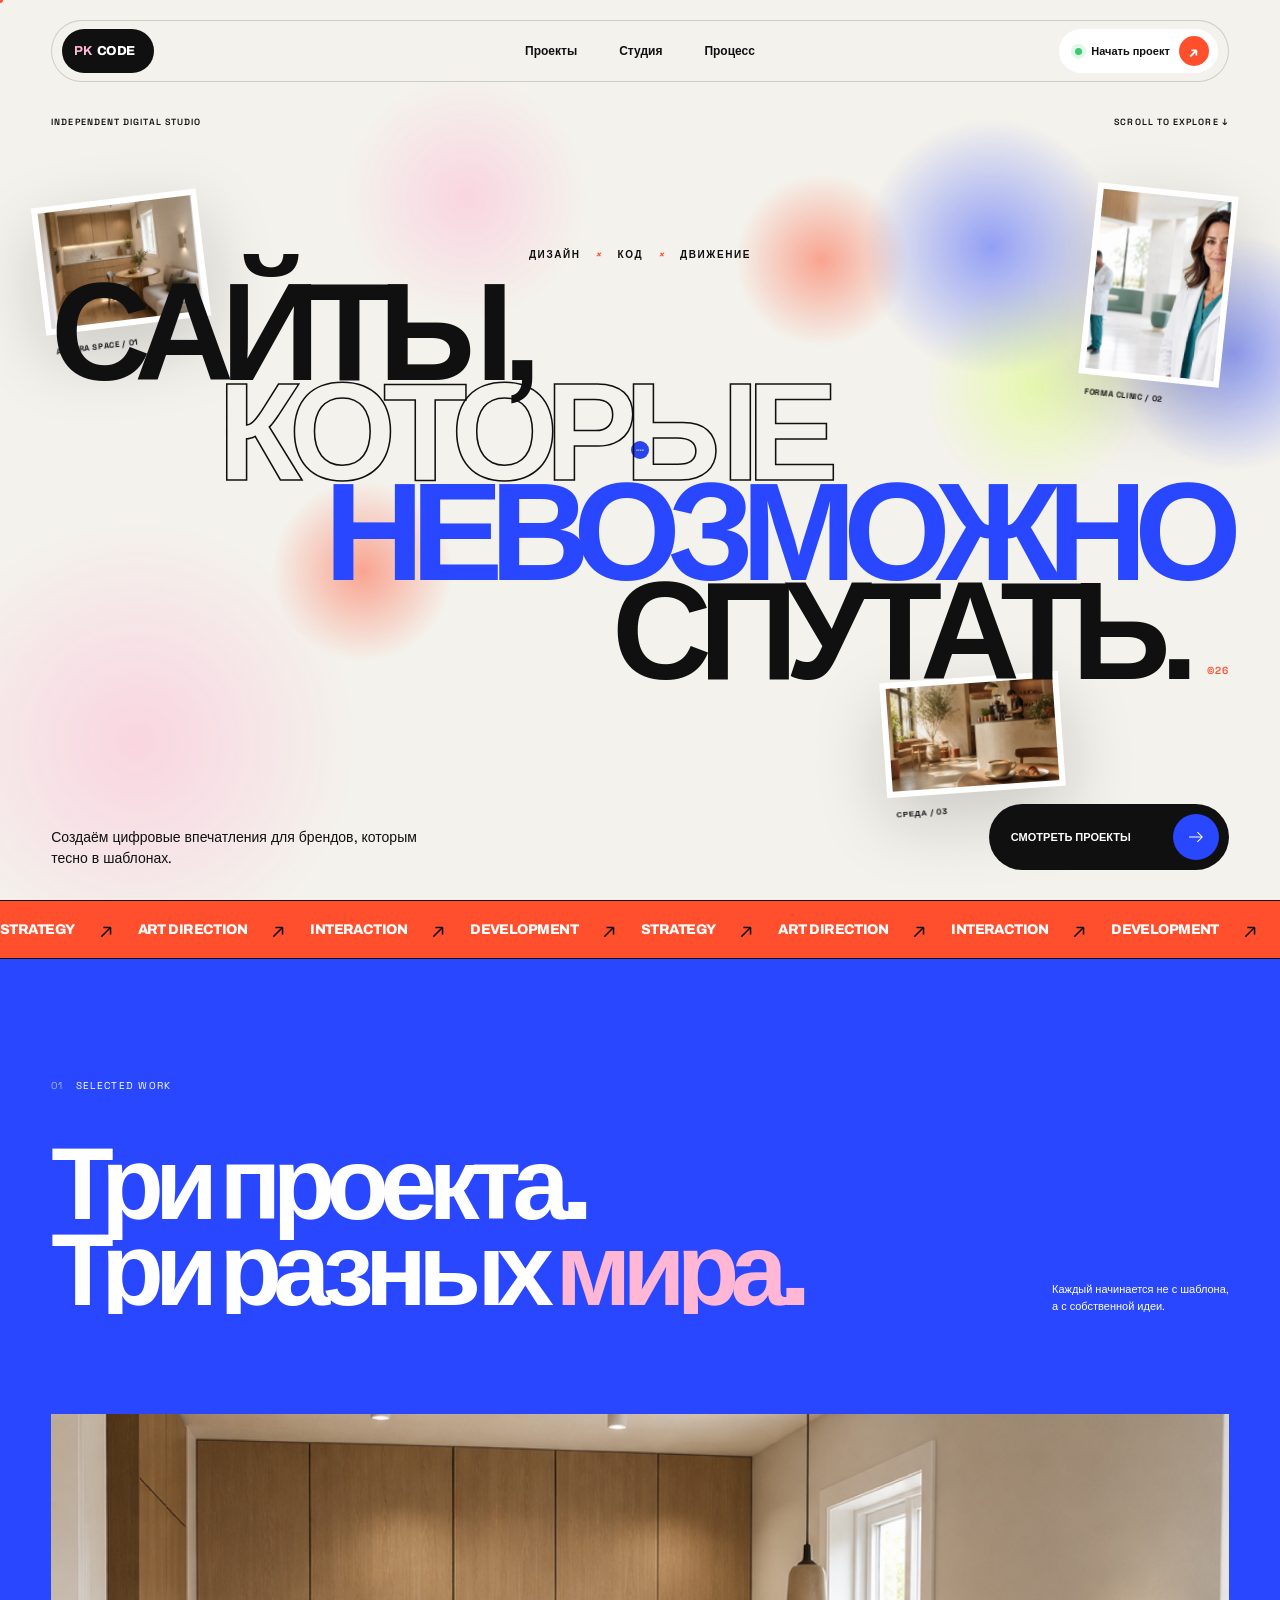
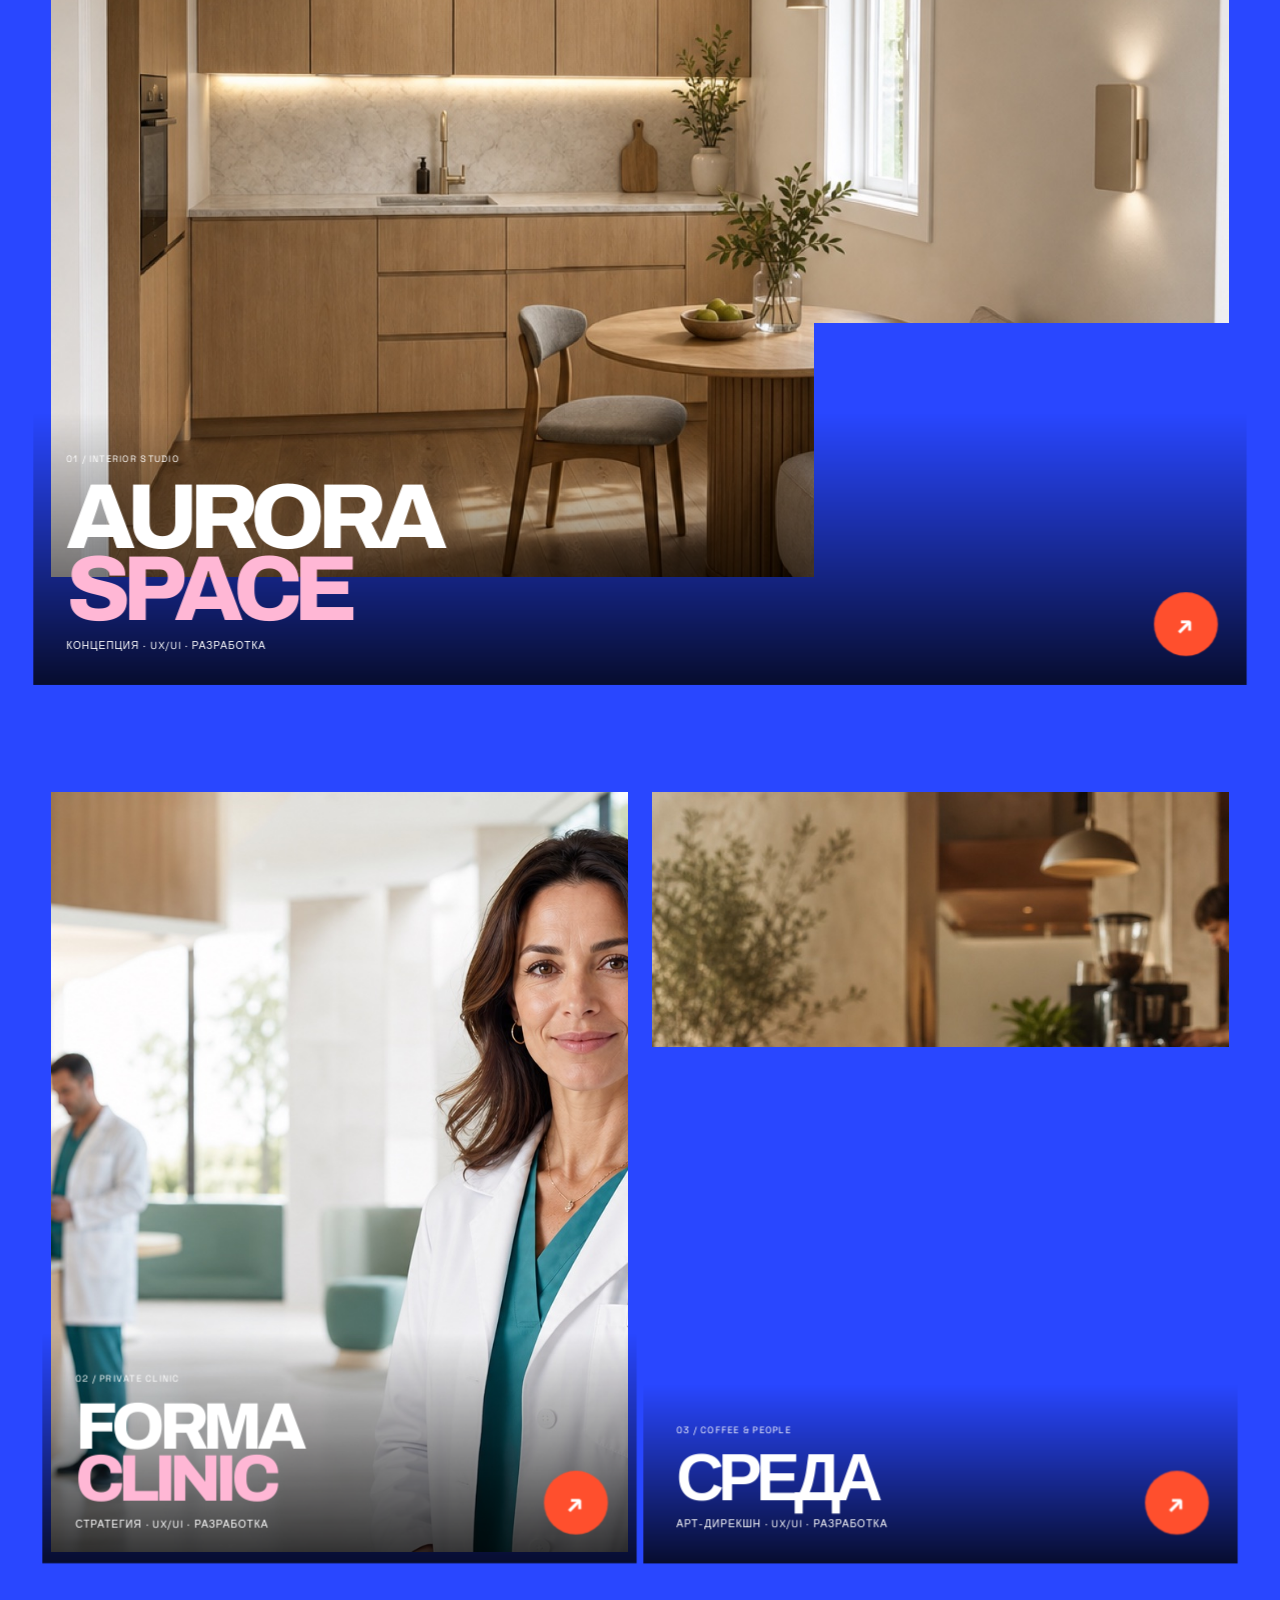
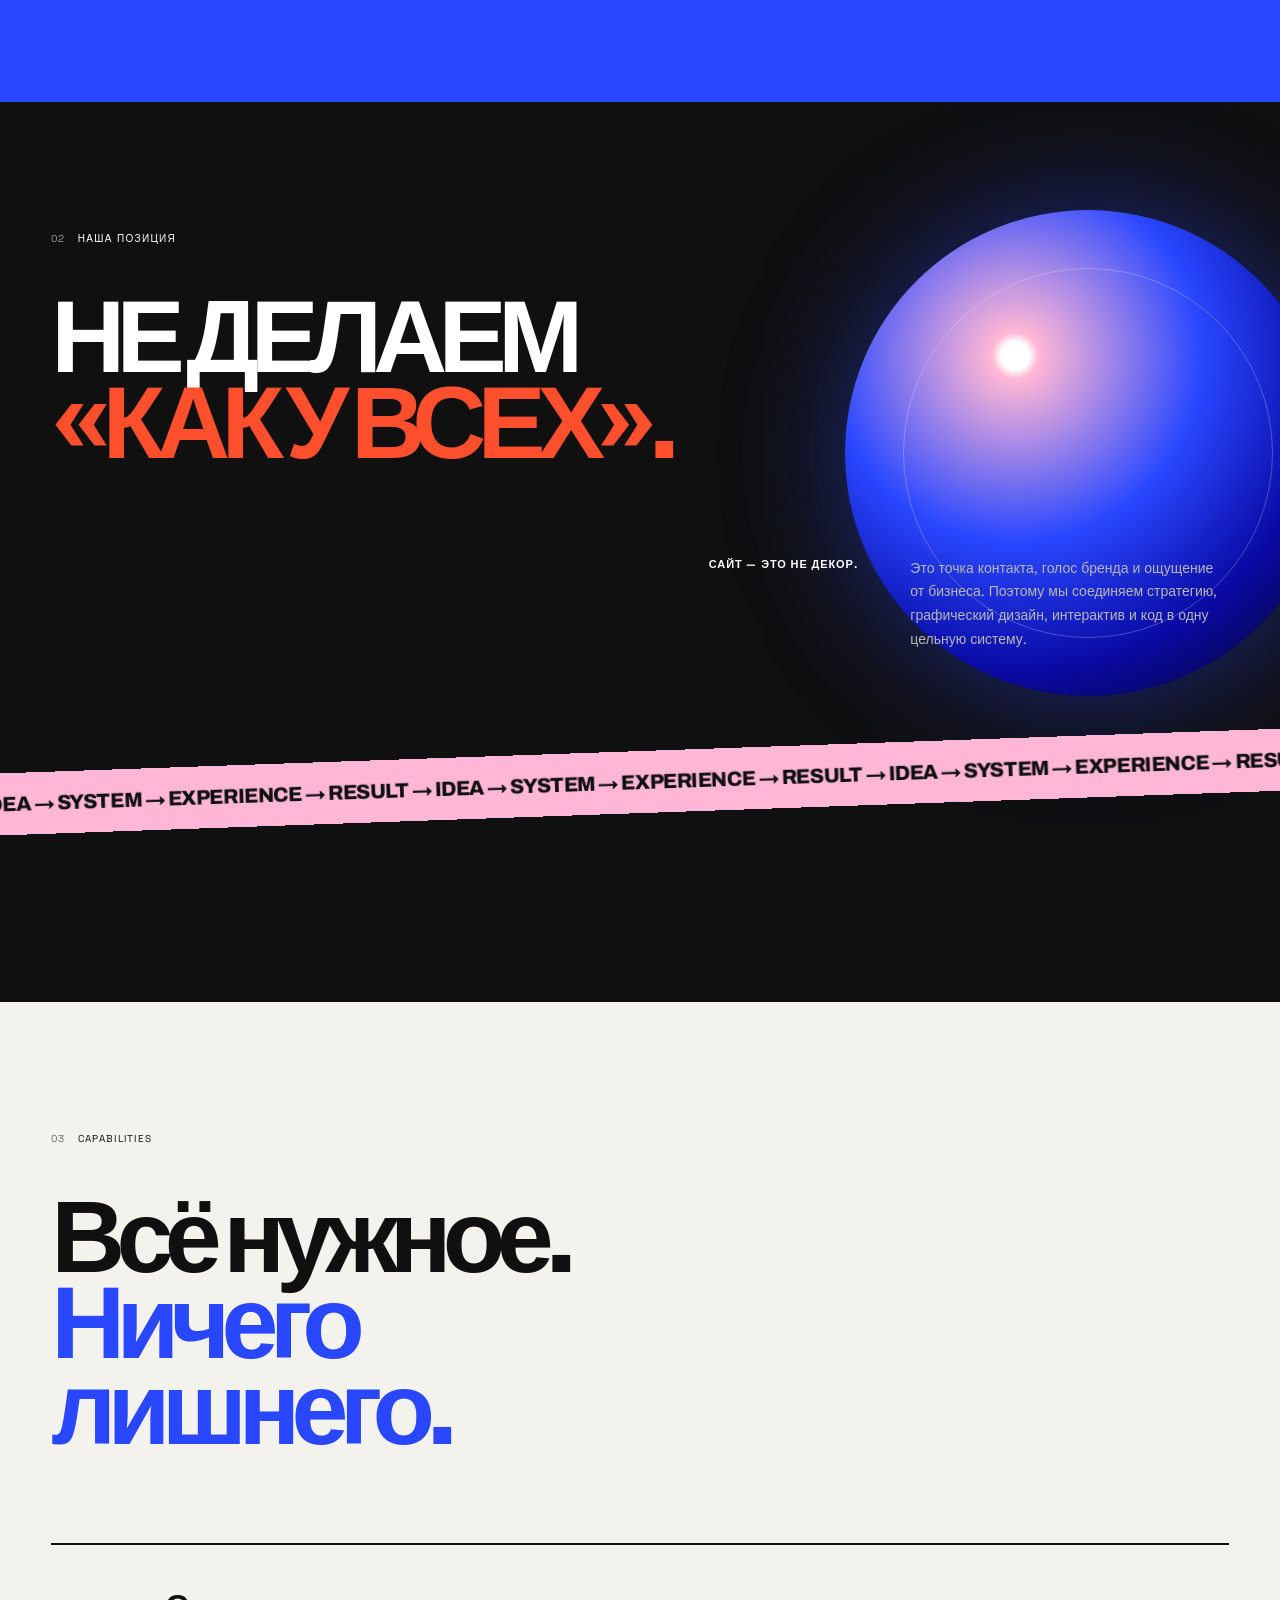
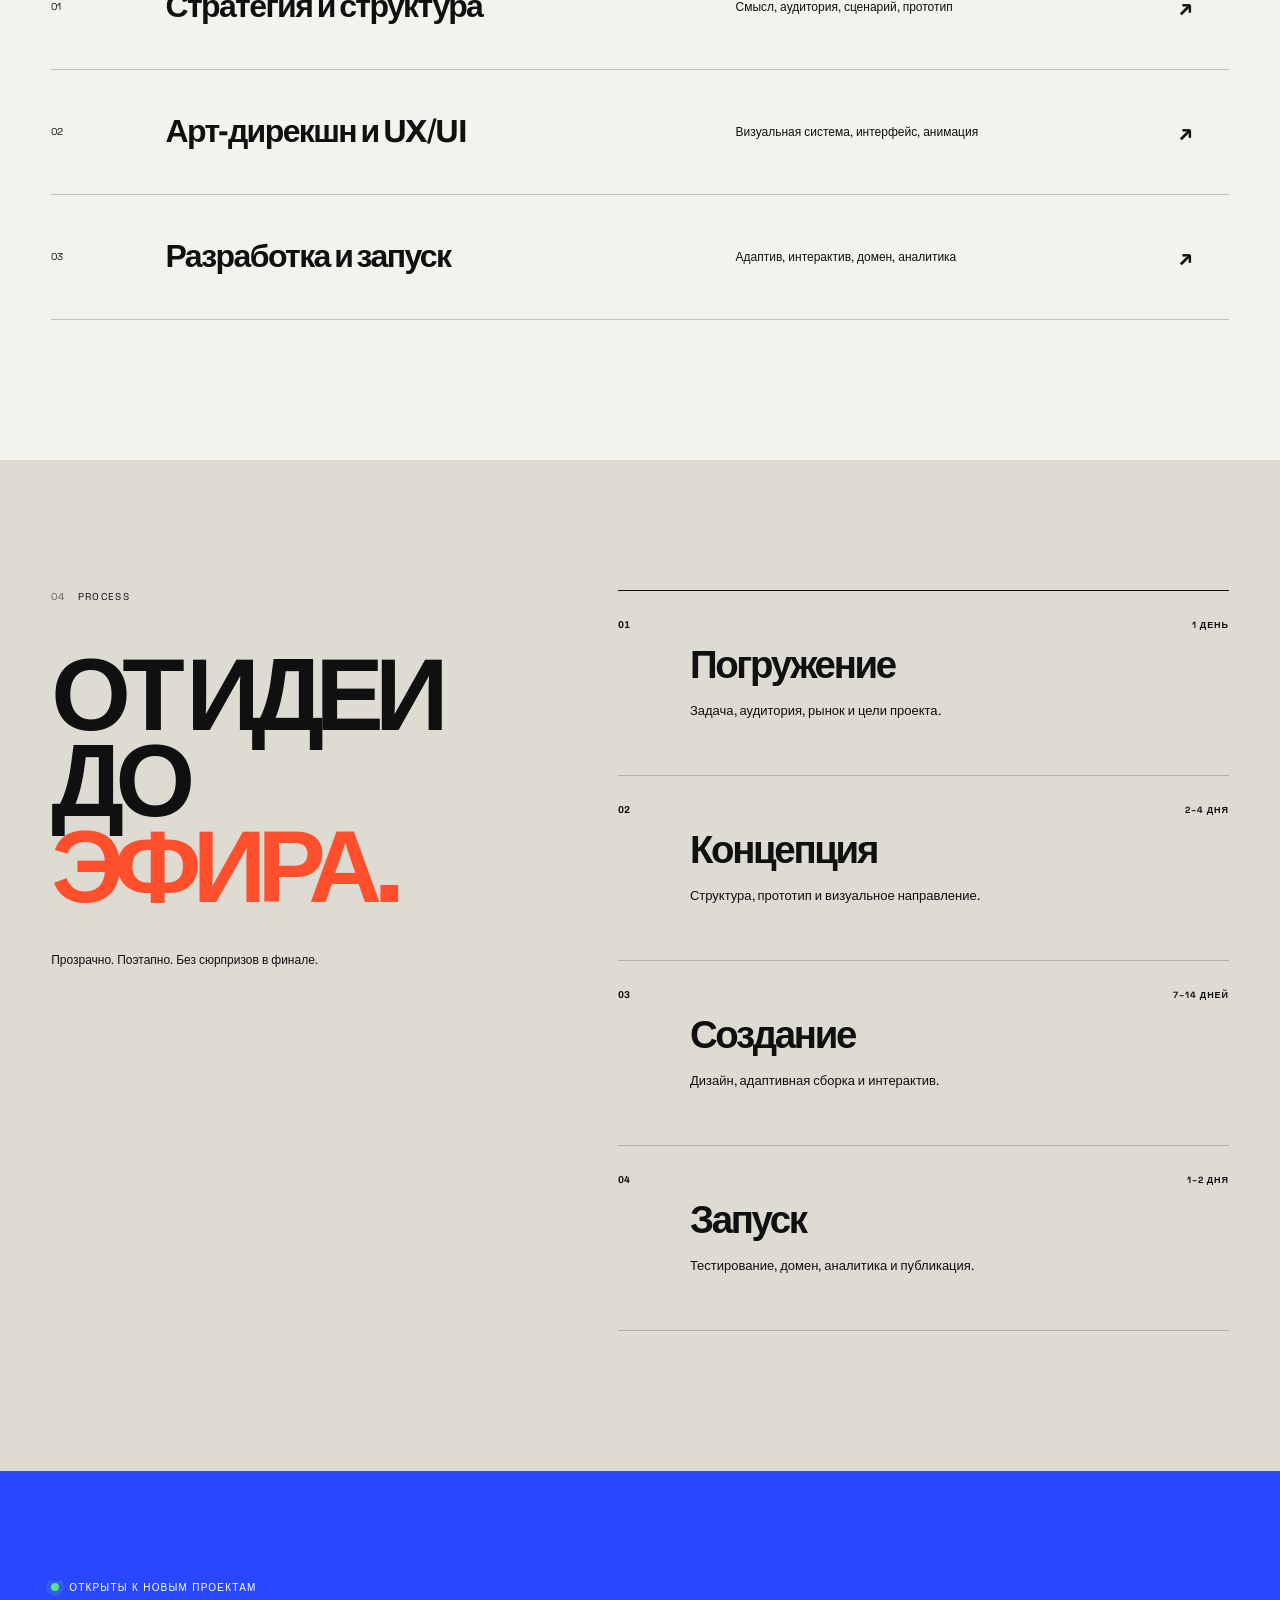
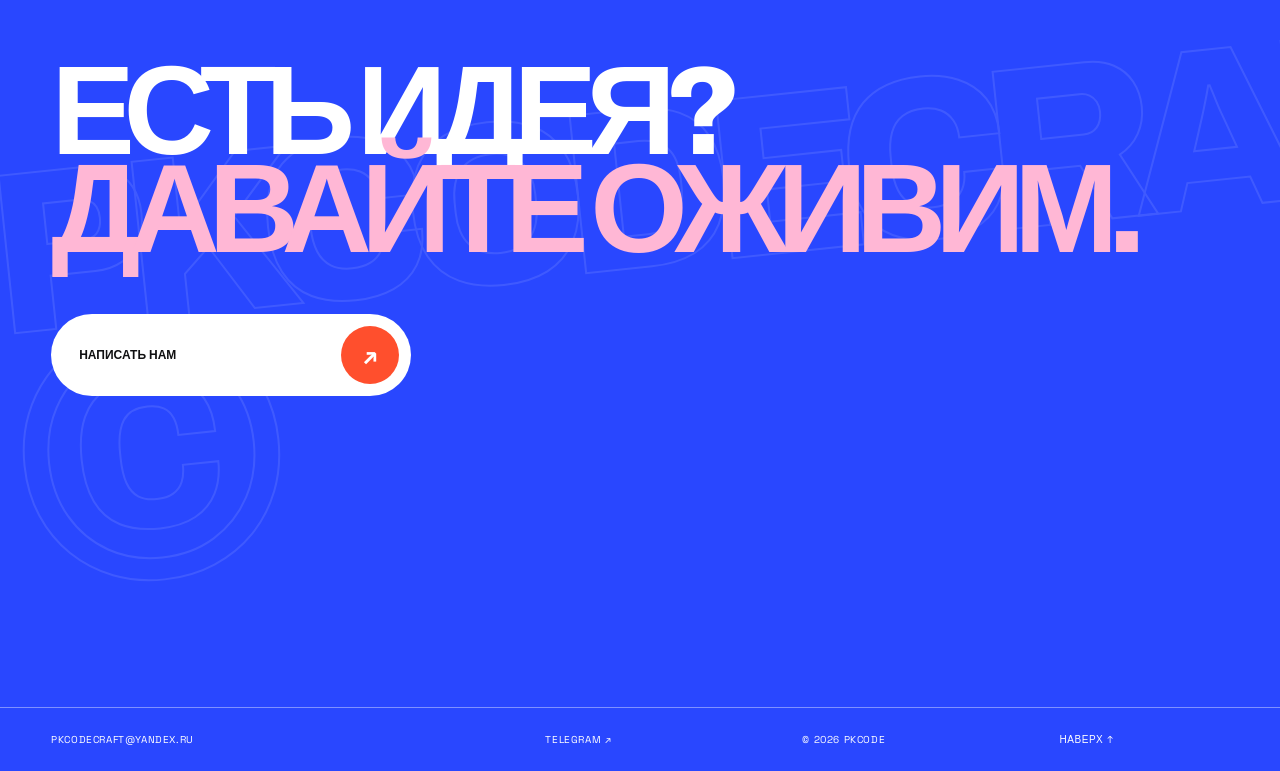
<file: index.html>
<!doctype html>
<html lang="ru">
  <head>
    <meta charset="UTF-8" />
    <meta name="viewport" content="width=device-width, initial-scale=1.0" />
    <meta name="description" content="PKCODE — дизайн и разработка сайтов, которые невозможно спутать. Стратегия, интерфейс, анимация и запуск." />
    <meta name="theme-color" content="#f4f2ec" />
    <title>PKCODE — digital experience studio</title>
    <link rel="canonical" href="https://pkvisitcard.netlify.app/" />
    <link rel="icon" href="assets/favicon.svg?v=4" type="image/svg+xml" sizes="any" />
    <link rel="apple-touch-icon" href="assets/favicon-180.png?v=4" sizes="180x180" />
    <meta property="og:locale" content="ru_RU" />
    <meta property="og:type" content="website" />
    <meta property="og:site_name" content="PKCODE" />
    <meta property="og:title" content="PKCODE — digital experience studio" />
    <meta property="og:description" content="Проектируем и разрабатываем сайты, которые невозможно спутать." />
    <meta property="og:url" content="https://pkvisitcard.netlify.app/" />
    <meta property="og:image" content="https://pkvisitcard.netlify.app/assets/og-cover.png" />
    <meta name="twitter:card" content="summary_large_image" />
    <link rel="preconnect" href="https://fonts.googleapis.com" />
    <link rel="preconnect" href="https://fonts.gstatic.com" crossorigin />
    <link href="https://fonts.googleapis.com/css2?family=Archivo:wght@400;500;600;700;800&family=Space+Grotesk:wght@400;500;600&display=swap" rel="stylesheet" />
    <link rel="stylesheet" href="styles.css?v=20260712-2" />
  </head>
  <body>
    <a class="skip-link" href="#main">Перейти к содержанию</a>
    <div class="intro" aria-hidden="true"><div></div><div></div><div></div><span>PKCODE<small>digital experience studio</small></span></div>
    <div class="cursor" aria-hidden="true"><span>OPEN</span></div>
    <div class="cursor-dot" aria-hidden="true"></div>
    <div class="scroll-progress" aria-hidden="true"></div>

    <header class="header-shell">
      <a class="logo magnetic" href="#top" aria-label="PKCODE — на главную"><b>PK</b><span>CODE</span></a>
      <nav class="desktop-nav" aria-label="Основная навигация"><a href="#work">Проекты</a><a href="#studio">Студия</a><a href="#process">Процесс</a></nav>
      <a class="talk magnetic" href="#contact"><i></i>Начать проект <span>↗</span></a>
      <button class="menu-button" type="button" aria-label="Открыть меню" aria-expanded="false"><span></span><span></span></button>
    </header>

    <div class="mobile-menu" aria-hidden="true">
      <div class="mobile-menu-head"><span>PKCODE / MENU</span><span>2026</span></div>
      <nav><a href="#work"><small>01</small>Проекты</a><a href="#studio"><small>02</small>Студия</a><a href="#process"><small>03</small>Процесс</a><a href="#contact"><small>04</small>Контакты</a></nav>
      <p>Москва · Работаем по всему миру</p>
    </div>

    <main id="main">
      <section class="hero" id="top">
        <canvas id="living-field" aria-hidden="true"></canvas>
        <div class="hero-meta"><span>Independent digital studio</span><span>Scroll to explore ↓</span></div>

        <div class="hero-copy">
          <p class="hero-overline">Дизайн <i>×</i> Код <i>×</i> Движение</p>
          <h1 aria-label="Сайты, которые невозможно спутать">
            <span class="title-row"><b>САЙТЫ,</b></span>
            <span class="title-row shifted"><b>КОТОРЫЕ</b></span>
            <span class="title-row blue"><b>НЕВОЗМОЖНО</b></span>
            <span class="title-row last"><b>СПУТАТЬ.</b><em>©26</em></span>
          </h1>
        </div>

        <a class="float-card float-aurora" href="aurora/" aria-label="Aurora Space — открыть проект" data-cursor="VIEW"><img src="aurora/assets/living-after.jpg" alt="Интерьер Aurora Space" width="1350" height="900" /><span>Aurora Space / 01</span></a>
        <a class="float-card float-clinic" href="clinic/" aria-label="Forma Clinic — открыть проект" data-cursor="VIEW"><img src="assets/clinic-hero.jpg" alt="Врач Forma Clinic" width="1600" height="1067" /><span>Forma Clinic / 02</span></a>
        <a class="float-card float-coffee" href="coffee/" aria-label="Среда — открыть проект" data-cursor="VIEW"><img src="coffee/assets/sreda-hero.jpg" alt="Кофейня Среда" width="1600" height="1067" /><span>Среда / 03</span></a>

        <div class="hero-bottom"><p>Создаём цифровые впечатления для брендов, которым тесно в шаблонах.</p><a class="hero-cta magnetic" href="#work"><span>Смотреть проекты</span><svg viewBox="0 0 32 32" aria-hidden="true"><path d="M6 16h19M18 9l7 7-7 7" /></svg></a></div>
      </section>

      <div class="kinetic-line" aria-hidden="true">
        <div class="kinetic-track">
          <div class="marquee-group"><span>STRATEGY</span><i>↗</i><span>ART DIRECTION</span><i>↗</i><span>INTERACTION</span><i>↗</i><span>DEVELOPMENT</span><i>↗</i><span>STRATEGY</span><i>↗</i><span>ART DIRECTION</span><i>↗</i><span>INTERACTION</span><i>↗</i><span>DEVELOPMENT</span><i>↗</i><span>STRATEGY</span><i>↗</i><span>ART DIRECTION</span><i>↗</i><span>INTERACTION</span><i>↗</i><span>DEVELOPMENT</span><i>↗</i></div>
          <div class="marquee-group"><span>STRATEGY</span><i>↗</i><span>ART DIRECTION</span><i>↗</i><span>INTERACTION</span><i>↗</i><span>DEVELOPMENT</span><i>↗</i><span>STRATEGY</span><i>↗</i><span>ART DIRECTION</span><i>↗</i><span>INTERACTION</span><i>↗</i><span>DEVELOPMENT</span><i>↗</i><span>STRATEGY</span><i>↗</i><span>ART DIRECTION</span><i>↗</i><span>INTERACTION</span><i>↗</i><span>DEVELOPMENT</span><i>↗</i></div>
        </div>
      </div>

      <section class="work" id="work">
        <div class="work-intro pad reveal-mask"><p><span>01</span>Selected work</p><h2>Три проекта.<br />Три разных <em>мира.</em></h2><small>Каждый начинается не с шаблона,<br />а с собственной идеи.</small></div>

        <article class="case case-aurora tilt-card" data-cursor="OPEN">
          <a href="aurora/" aria-label="Открыть проект Aurora Space">
            <div class="case-image"><img src="aurora/assets/living-after.jpg" alt="Интерьер Aurora Space" width="1350" height="900" loading="lazy" decoding="async" /></div>
            <div class="case-info"><span>01 / Interior studio</span><h3>AURORA<br /><i>SPACE</i></h3><p>Концепция · UX/UI · Разработка</p><b>↗</b></div>
          </a>
        </article>

        <div class="case-pair pad">
          <article class="case case-clinic tilt-card" data-cursor="OPEN">
            <a href="clinic/" aria-label="Открыть проект Forma Clinic">
              <div class="case-image"><img src="assets/clinic-hero.jpg" alt="Врач частной клиники Forma" width="1600" height="1067" loading="lazy" decoding="async" /></div>
              <div class="case-info"><span>02 / Private clinic</span><h3>FORMA<br /><i>CLINIC</i></h3><p>Стратегия · UX/UI · Разработка</p><b>↗</b></div>
            </a>
          </article>
          <article class="case case-coffee tilt-card" data-cursor="OPEN">
            <a href="coffee/" aria-label="Открыть проект кофейни Среда">
              <div class="case-image"><img src="coffee/assets/sreda-hero.jpg" alt="Интерьер кофейни Среда" width="1600" height="1067" loading="lazy" decoding="async" /></div>
              <div class="case-info"><span>03 / Coffee & people</span><h3>СРЕДА</h3><p>Арт-дирекшн · UX/UI · Разработка</p><b>↗</b></div>
            </a>
          </article>
        </div>
      </section>

      <section class="studio" id="studio">
        <div class="studio-orb" aria-hidden="true"><span>PK</span></div>
        <div class="studio-copy pad reveal-mask"><p><span>02</span>Наша позиция</p><h2>НЕ ДЕЛАЕМ<br /><i>«КАК У ВСЕХ».</i></h2><div class="studio-text"><b>Сайт — это не декор.</b><p>Это точка контакта, голос бренда и ощущение от бизнеса. Поэтому мы соединяем стратегию, графический дизайн, интерактив и код в одну цельную систему.</p></div></div>
        <div class="studio-tape" aria-hidden="true"><div class="studio-track"><span>IDEA → SYSTEM → EXPERIENCE → RESULT → IDEA → SYSTEM → EXPERIENCE → RESULT → IDEA → SYSTEM → EXPERIENCE → RESULT →</span><span>IDEA → SYSTEM → EXPERIENCE → RESULT → IDEA → SYSTEM → EXPERIENCE → RESULT → IDEA → SYSTEM → EXPERIENCE → RESULT →</span></div></div>
      </section>

      <section class="services pad">
        <header class="reveal-mask"><p><span>03</span>Capabilities</p><h2>Всё нужное.<br /><i>Ничего лишнего.</i></h2></header>
        <div class="service-rows">
          <article class="service-row"><span>01</span><h3>Стратегия и структура</h3><p>Смысл, аудитория, сценарий, прототип</p><b>↗</b></article>
          <article class="service-row"><span>02</span><h3>Арт-дирекшн и UX/UI</h3><p>Визуальная система, интерфейс, анимация</p><b>↗</b></article>
          <article class="service-row"><span>03</span><h3>Разработка и запуск</h3><p>Адаптив, интерактив, домен, аналитика</p><b>↗</b></article>
        </div>
      </section>

      <section class="process pad" id="process">
        <div class="process-sticky reveal-mask"><p><span>04</span>Process</p><h2>ОТ ИДЕИ<br />ДО <i>ЭФИРА.</i></h2><small>Прозрачно. Поэтапно. Без сюрпризов в финале.</small></div>
        <ol class="process-list">
          <li><span>01</span><div><h3>Погружение</h3><p>Задача, аудитория, рынок и цели проекта.</p></div><b>1 день</b></li>
          <li><span>02</span><div><h3>Концепция</h3><p>Структура, прототип и визуальное направление.</p></div><b>2–4 дня</b></li>
          <li><span>03</span><div><h3>Создание</h3><p>Дизайн, адаптивная сборка и интерактив.</p></div><b>7–14 дней</b></li>
          <li><span>04</span><div><h3>Запуск</h3><p>Тестирование, домен, аналитика и публикация.</p></div><b>1–2 дня</b></li>
        </ol>
      </section>

      <section class="contact" id="contact">
        <div class="contact-bg" aria-hidden="true"><span>PKCODECRAFT</span><span>©</span></div>
        <div class="contact-content pad reveal-mask"><p><i></i>Открыты к новым проектам</p><h2>ЕСТЬ ИДЕЯ?<br /><em>ДАВАЙТЕ ОЖИВИМ.</em></h2><a class="contact-button magnetic" href="contact/"><span>Написать нам</span><b>↗</b></a></div>
        <div class="contact-footer pad"><a href="mailto:pkcodecraft@yandex.ru">pkcodecraft@yandex.ru</a><a href="https://t.me/un4uspep" target="_blank" rel="noreferrer">Telegram ↗</a><p>© <span id="year"></span> PKCODE</p><a href="#top">Наверх ↑</a></div>
      </section>
    </main>

    <script src="script.js?v=20260712-2"></script>
  </body>
</html>
</file>
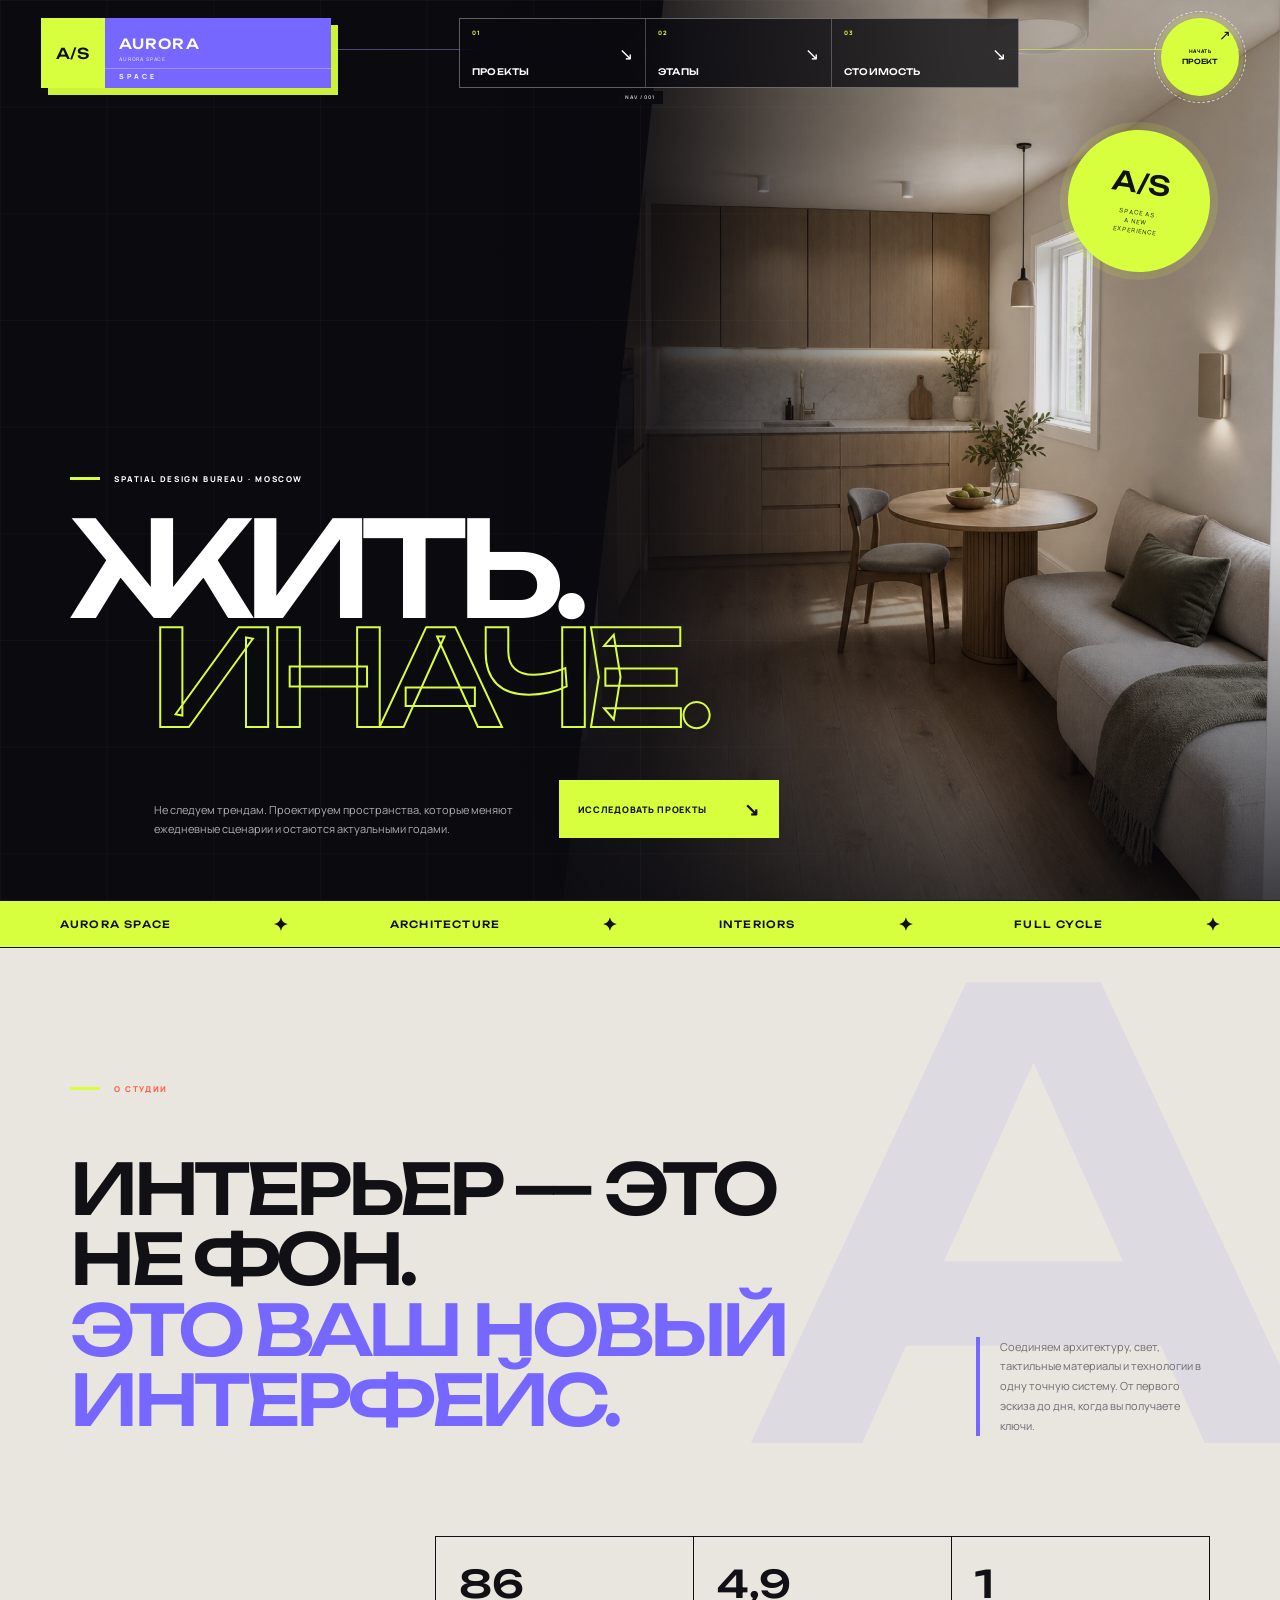
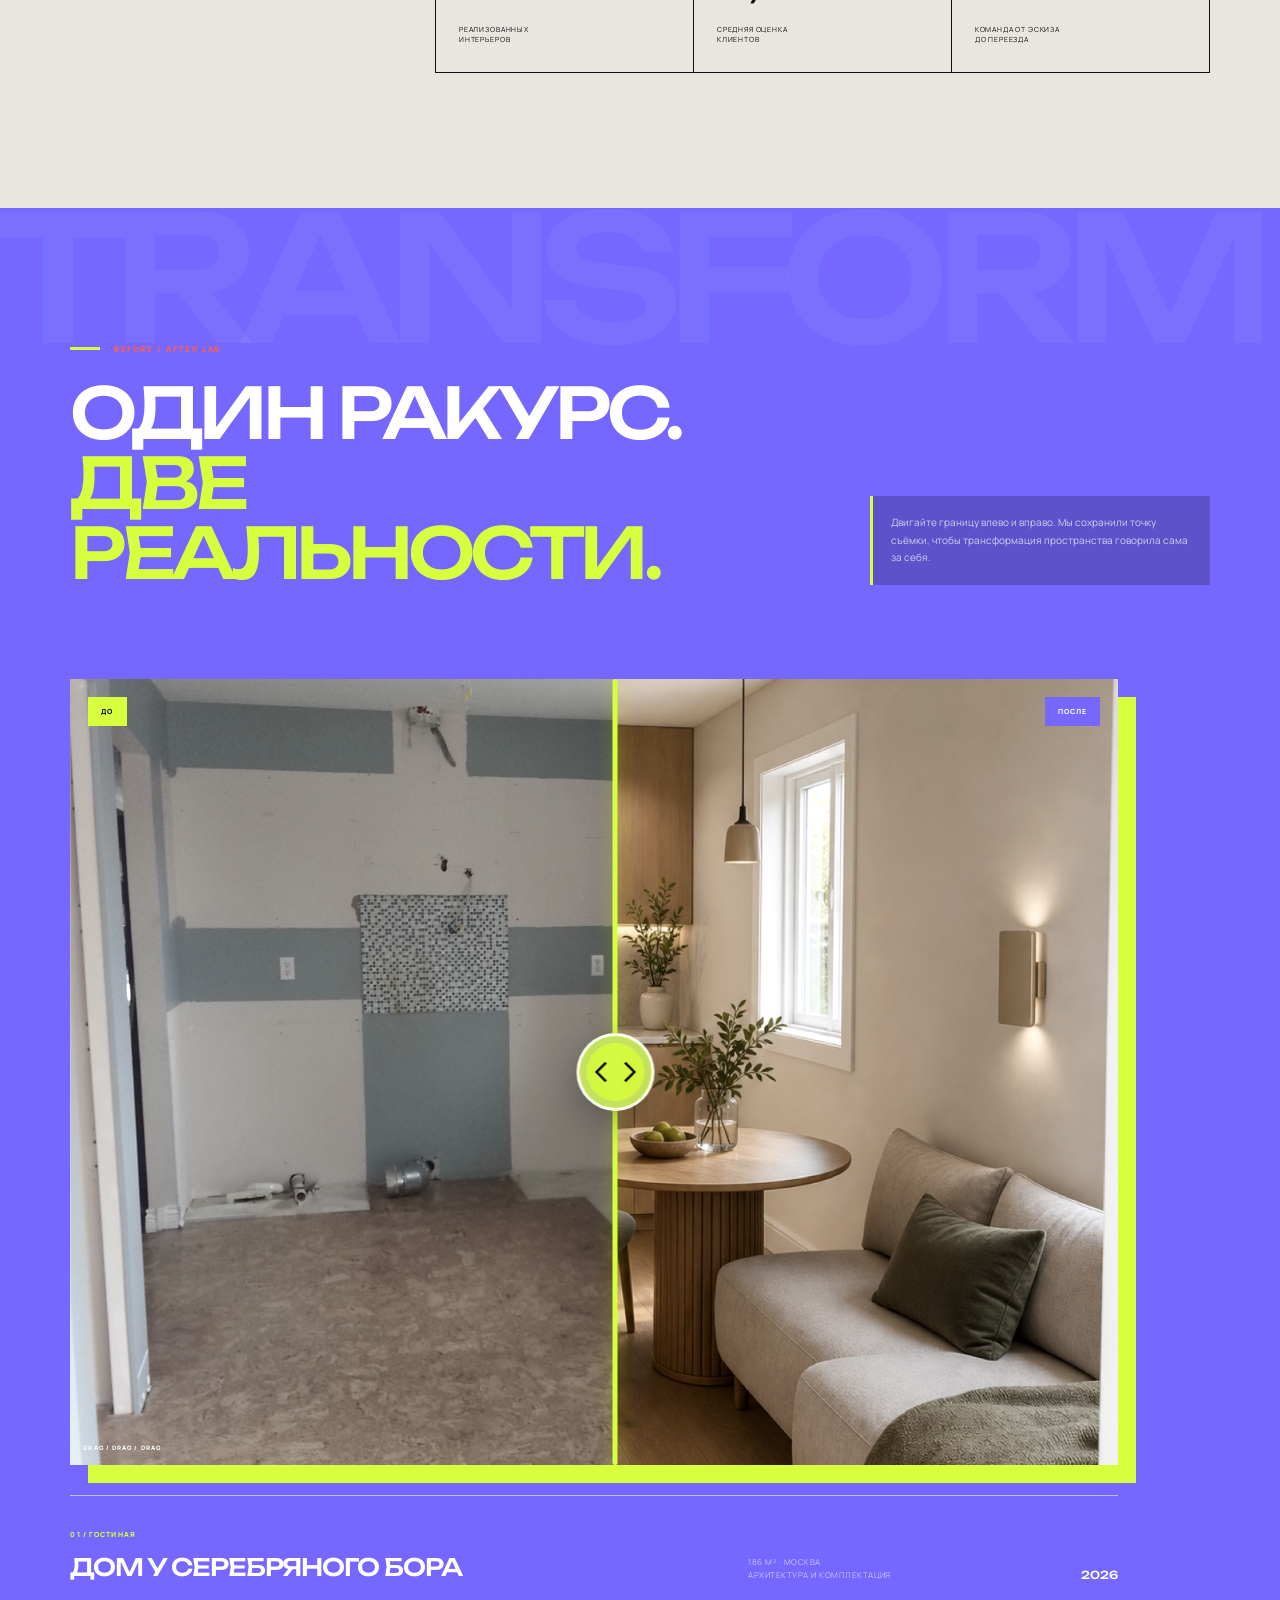
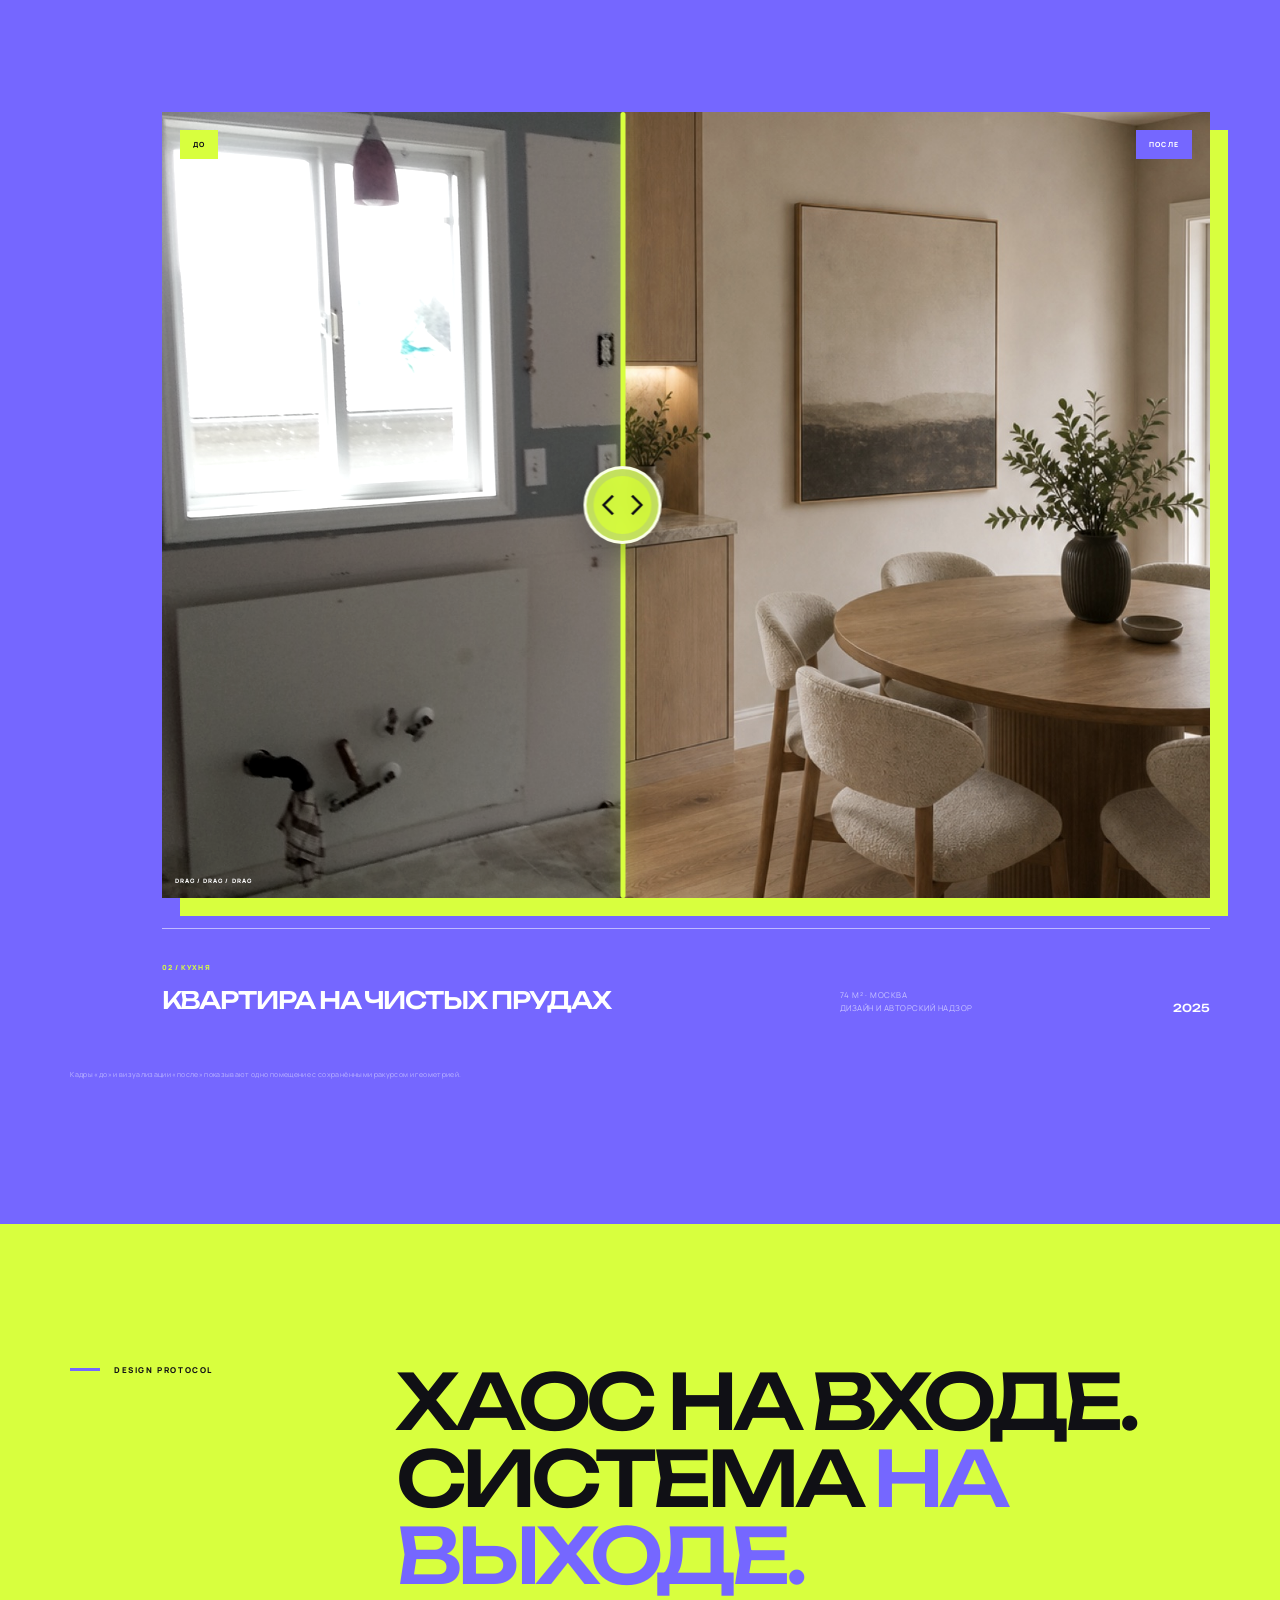
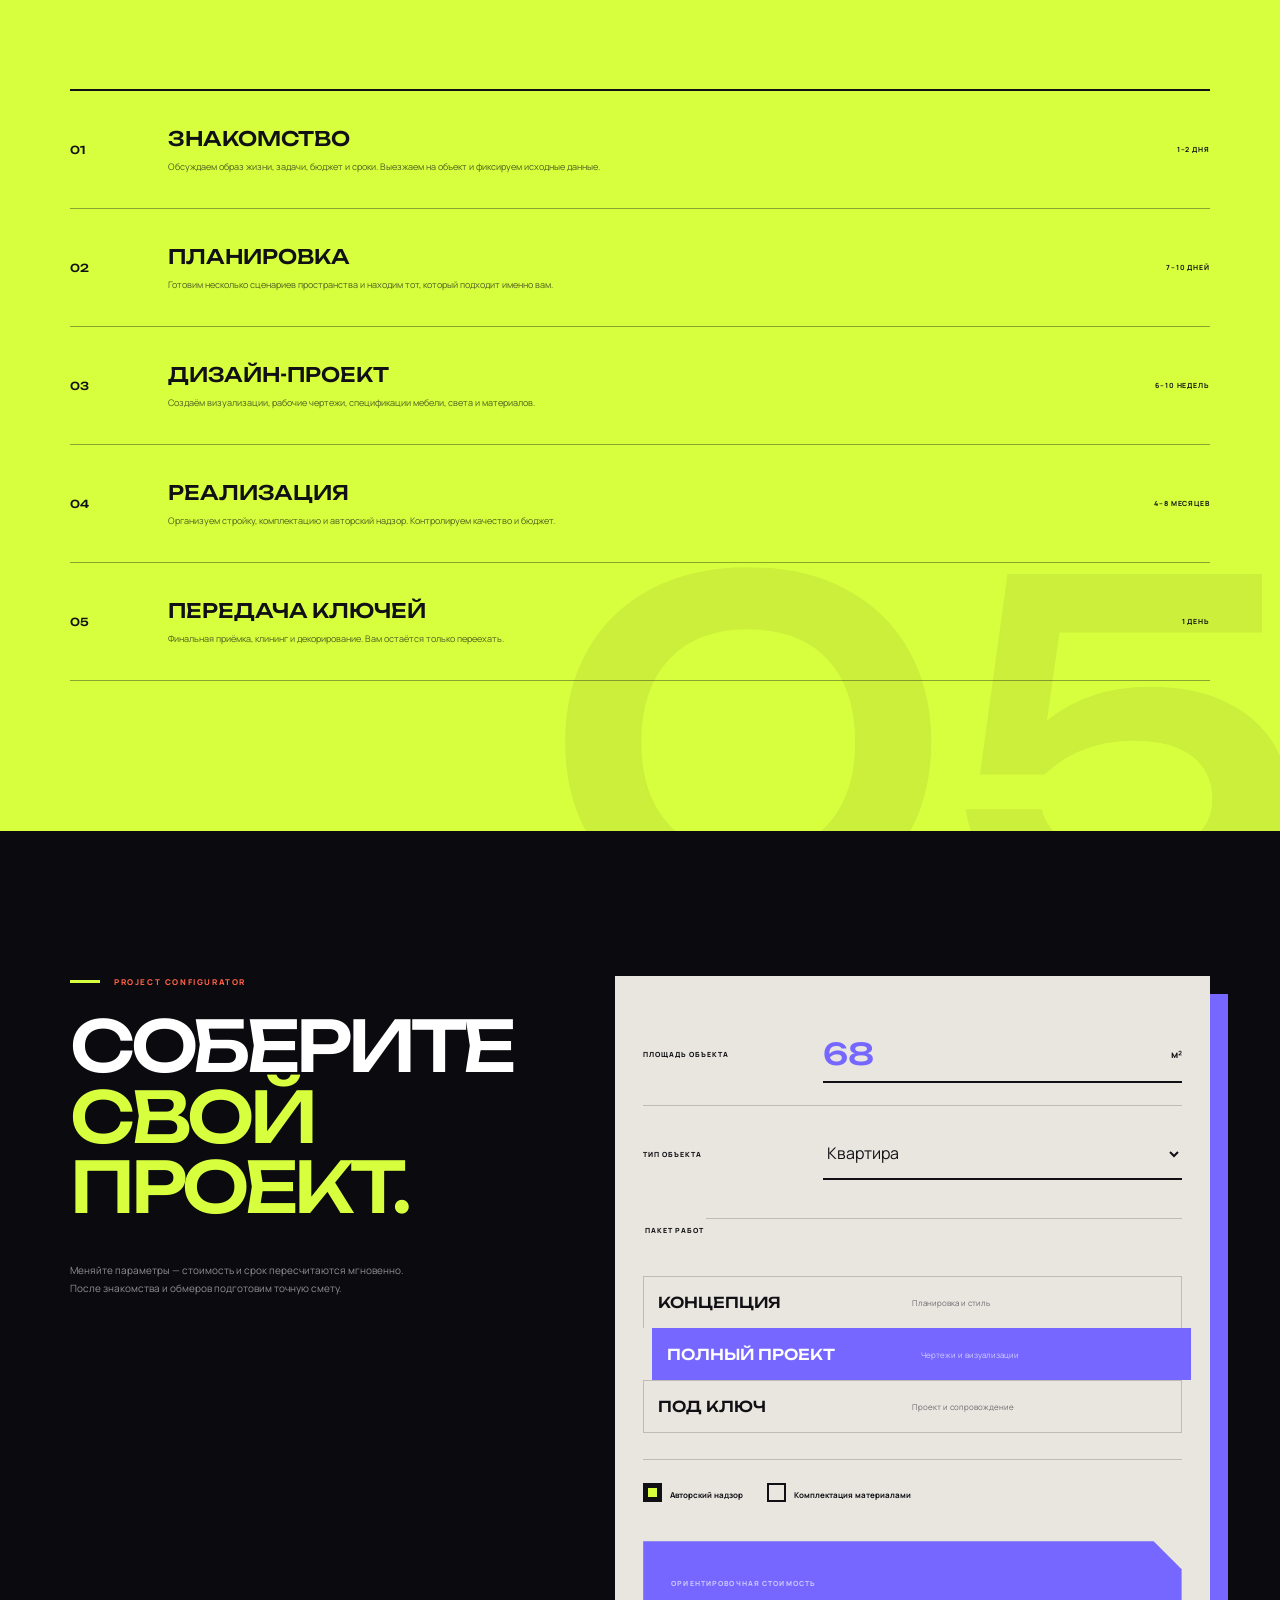
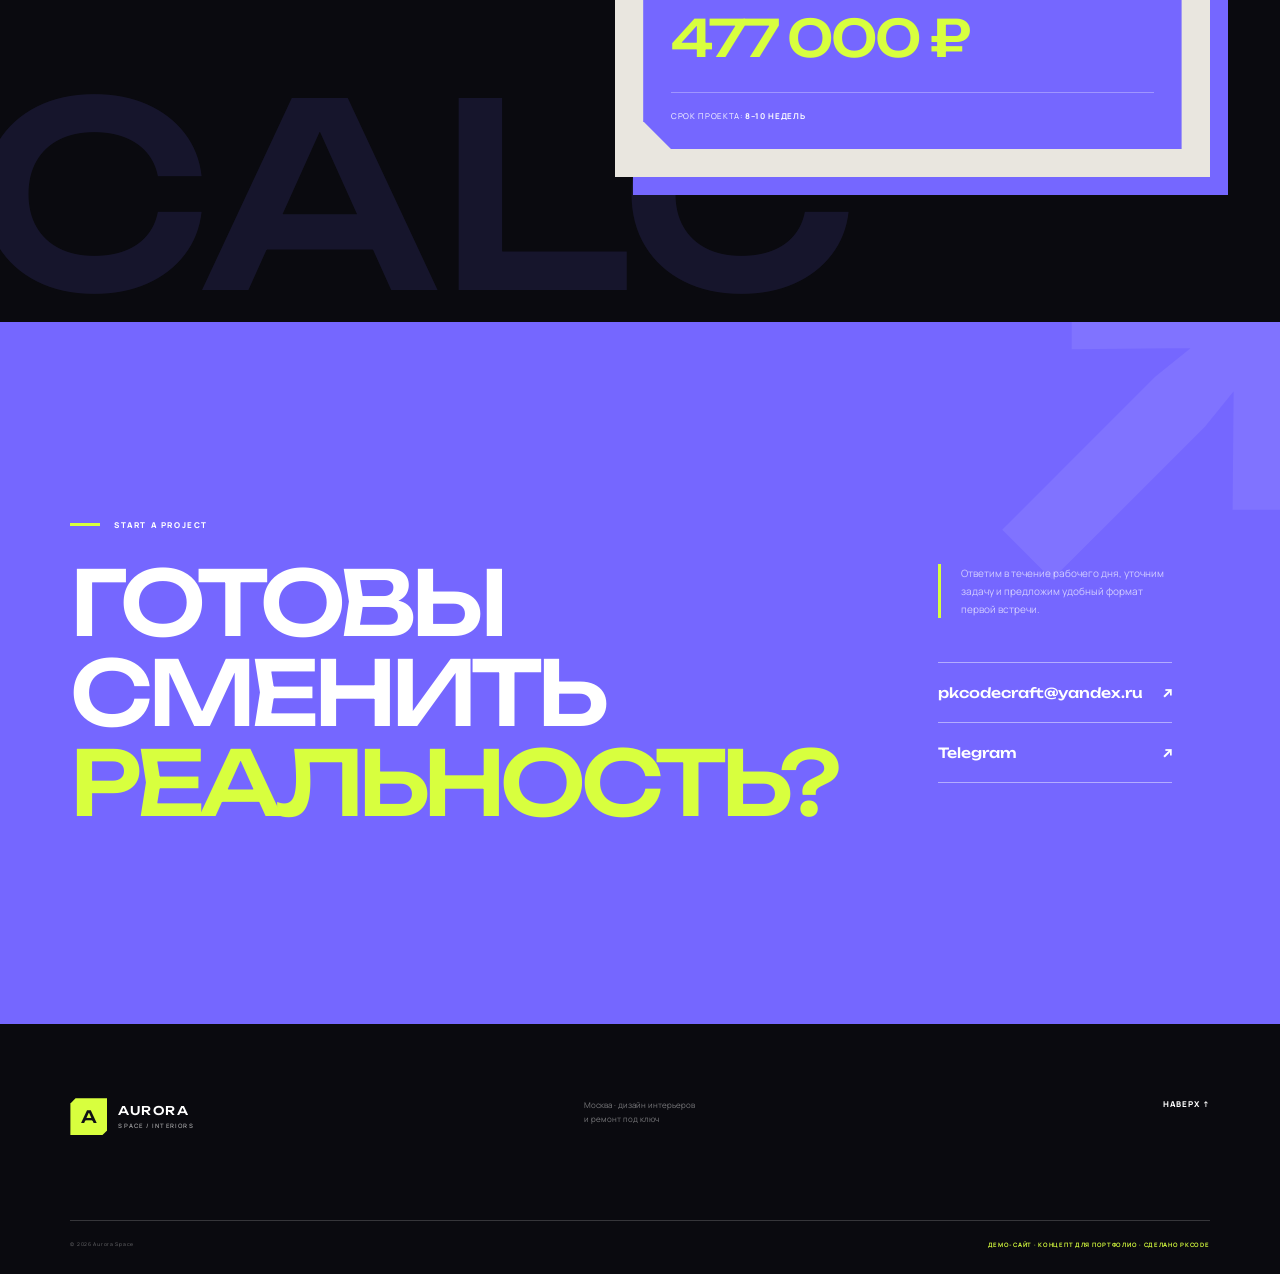
<file: aurora/index.html>
<!doctype html>
<html lang="ru">
  <head>
    <meta charset="UTF-8" />
    <meta name="viewport" content="width=device-width, initial-scale=1.0" />
    <meta name="description" content="Aurora Space — дизайн интерьеров и ремонт под ключ. Проекты до и после, этапы работы и онлайн-расчёт стоимости." />
    <meta name="theme-color" content="#0a0a0f" />
    <title>Aurora Space — дизайн интерьеров</title>
    <link rel="canonical" href="https://pkvisitcard.netlify.app/aurora/" />
    <link rel="icon" href="../assets/favicon.svg" type="image/svg+xml" />
    <meta property="og:locale" content="ru_RU" />
    <meta property="og:type" content="website" />
    <meta property="og:site_name" content="PKCODE Portfolio" />
    <meta property="og:title" content="Aurora Space — дизайн интерьеров" />
    <meta property="og:description" content="Демо-сайт студии дизайна интерьеров и ремонта под ключ." />
    <meta property="og:url" content="https://pkvisitcard.netlify.app/aurora/" />
    <meta property="og:image" content="https://pkvisitcard.netlify.app/aurora/assets/living-after.jpg" />
    <meta name="twitter:card" content="summary_large_image" />
    <link rel="preconnect" href="https://fonts.googleapis.com" />
    <link rel="preconnect" href="https://fonts.gstatic.com" crossorigin />
    <link href="https://fonts.googleapis.com/css2?family=Manrope:wght@400;500;600;700&family=Unbounded:wght@400;500;600&display=swap" rel="stylesheet" />
    <link rel="stylesheet" href="styles.css?v=20260711-5" />
  </head>
  <body>
    <a class="skip-link" href="#main">Перейти к содержанию</a>

    <header class="site-header">
      <a class="header-brand" href="#top" aria-label="Aurora Space — на главную"><span>A/S</span><b>AURORA<small>AURORA SPACE</small></b><i>SPACE</i></a>
      <nav class="desktop-nav" aria-label="Основная навигация">
        <a href="#projects"><small>01</small><b>Проекты</b><i>↘</i></a>
        <a href="#process"><small>02</small><b>Этапы</b><i>↘</i></a>
        <a href="#calculator"><small>03</small><b>Стоимость</b><i>↘</i></a>
      </nav>
      <a class="header-cta" href="#contact"><span>Начать</span><b>проект</b><i>↗</i></a>
      <button class="menu-toggle" type="button" aria-label="Открыть меню" aria-expanded="false"><i></i><i></i></button>
    </header>

    <div class="mobile-menu" aria-hidden="true">
      <a href="#projects">Проекты <span>01</span></a><a href="#process">Этапы <span>02</span></a><a href="#calculator">Стоимость <span>03</span></a><a href="#contact">Контакты <span>04</span></a>
    </div>

    <main id="main">
      <section class="hero" id="top">
        <img src="assets/living-after.jpg" alt="Современный интерьер гостиной Aurora Space" decoding="async" fetchpriority="high" />
        <div class="hero-overlay"></div>
        <div class="hero-grid" aria-hidden="true"></div>
        <div class="hero-copy">
          <p class="eyebrow"><span></span> Spatial design bureau · Moscow</p>
          <h1>Жить.<br /><em>Иначе.</em></h1>
          <div class="hero-bottom">
            <p>Не следуем трендам. Проектируем пространства, которые меняют ежедневные сценарии и остаются актуальными годами.</p>
            <a class="button light" href="#projects">Исследовать проекты <span>↘</span></a>
          </div>
        </div>
        <div class="hero-stamp"><b>A/S</b><span>space as<br />a new<br />experience</span></div>
      </section>

      <div class="signal-bar" aria-hidden="true">
        <div class="signal-track">
          <div class="signal-group"><span>AURORA SPACE</span><b>✦</b><span>ARCHITECTURE</span><b>✦</b><span>INTERIORS</span><b>✦</b><span>FULL CYCLE</span><b>✦</b></div>
          <div class="signal-group"><span>AURORA SPACE</span><b>✦</b><span>ARCHITECTURE</span><b>✦</b><span>INTERIORS</span><b>✦</b><span>FULL CYCLE</span><b>✦</b></div>
        </div>
      </div>

      <section class="intro section">
        <p class="eyebrow dark reveal"><span></span> О студии</p>
        <div class="intro-main reveal"><h2>Интерьер — это не фон.<br /><em>Это ваш новый интерфейс.</em></h2><p>Соединяем архитектуру, свет, тактильные материалы и технологии в одну точную систему. От первого эскиза до дня, когда вы получаете ключи.</p></div>
        <div class="intro-facts reveal"><div><b>86</b><span>реализованных<br />интерьеров</span></div><div><b>4,9</b><span>средняя оценка<br />клиентов</span></div><div><b>1</b><span>команда от эскиза<br />до переезда</span></div></div>
      </section>

      <section class="projects section" id="projects">
        <div class="section-heading reveal"><div><p class="eyebrow dark"><span></span> Before / after lab</p><h2>Один ракурс.<br /><em>Две реальности.</em></h2></div><p>Двигайте границу влево и вправо. Мы сохранили точку съёмки, чтобы трансформация пространства говорила сама за себя.</p></div>

        <article class="project reveal">
          <div class="compare" data-compare style="--position: 52%">
            <img class="compare-after" src="assets/living-after.jpg" alt="Гостиная после обновления" loading="lazy" decoding="async" />
            <img class="compare-before" src="assets/living-before.jpg" alt="Гостиная до обновления" loading="lazy" decoding="async" />
            <span class="compare-label before-label">ДО</span><span class="compare-label after-label">ПОСЛЕ</span>
            <div class="compare-line" aria-hidden="true"><span></span></div>
            <input class="compare-range" type="range" min="0" max="100" value="52" aria-label="Сравнить гостиную до и после ремонта" />
          </div>
          <div class="project-info"><div><span>01 / Гостиная</span><h3>Дом у Серебряного бора</h3></div><p>186 м² · Москва<br />Архитектура и комплектация</p><b>2026</b></div>
        </article>

        <article class="project reveal">
          <div class="compare" data-compare style="--position: 44%">
            <img class="compare-after" src="assets/kitchen-after.jpg" alt="Кухня после обновления" loading="lazy" decoding="async" />
            <img class="compare-before" src="assets/kitchen-before.jpg" alt="Кухня до обновления" loading="lazy" decoding="async" />
            <span class="compare-label before-label">ДО</span><span class="compare-label after-label">ПОСЛЕ</span>
            <div class="compare-line" aria-hidden="true"><span></span></div>
            <input class="compare-range" type="range" min="0" max="100" value="44" aria-label="Сравнить кухню до и после ремонта" />
          </div>
          <div class="project-info"><div><span>02 / Кухня</span><h3>Квартира на Чистых прудах</h3></div><p>74 м² · Москва<br />Дизайн и авторский надзор</p><b>2025</b></div>
        </article>
        <p class="photo-note">Кадры «до» и визуализации «после» показывают одно помещение с сохранёнными ракурсом и геометрией.</p>
      </section>

      <section class="process section" id="process">
        <div class="process-title reveal"><p class="eyebrow"><span></span> Design protocol</p><h2>Хаос на входе.<br />Система <em>на выходе.</em></h2></div>
        <ol class="steps">
          <li class="reveal"><span>01</span><div><h3>Знакомство</h3><p>Обсуждаем образ жизни, задачи, бюджет и сроки. Выезжаем на объект и фиксируем исходные данные.</p></div><b>1–2 дня</b></li>
          <li class="reveal"><span>02</span><div><h3>Планировка</h3><p>Готовим несколько сценариев пространства и находим тот, который подходит именно вам.</p></div><b>7–10 дней</b></li>
          <li class="reveal"><span>03</span><div><h3>Дизайн-проект</h3><p>Создаём визуализации, рабочие чертежи, спецификации мебели, света и материалов.</p></div><b>6–10 недель</b></li>
          <li class="reveal"><span>04</span><div><h3>Реализация</h3><p>Организуем стройку, комплектацию и авторский надзор. Контролируем качество и бюджет.</p></div><b>4–8 месяцев</b></li>
          <li class="reveal"><span>05</span><div><h3>Передача ключей</h3><p>Финальная приёмка, клининг и декорирование. Вам остаётся только переехать.</p></div><b>1 день</b></li>
        </ol>
      </section>

      <section class="calculator section" id="calculator">
        <div class="calculator-copy reveal"><p class="eyebrow dark"><span></span> Project configurator</p><h2>Соберите<br /><em>свой проект.</em></h2><p>Меняйте параметры — стоимость и срок пересчитаются мгновенно. После знакомства и обмеров подготовим точную смету.</p></div>
        <form class="calc-form reveal" id="calc-form">
          <label class="field"><span>Площадь объекта</span><div class="area-input"><input id="area" name="area" type="number" min="20" max="500" value="68" inputmode="numeric" /><b>м²</b></div></label>
          <label class="field"><span>Тип объекта</span><select id="property" name="property"><option value="1">Квартира</option><option value="1.12">Загородный дом</option><option value="1.18">Коммерческое пространство</option></select></label>
          <fieldset><legend>Пакет работ</legend><label><input type="radio" name="package" value="4200" /><span><b>Концепция</b><small>Планировка и стиль</small></span></label><label><input type="radio" name="package" value="6500" checked /><span><b>Полный проект</b><small>Чертежи и визуализации</small></span></label><label><input type="radio" name="package" value="9500" /><span><b>Под ключ</b><small>Проект и сопровождение</small></span></label></fieldset>
          <div class="extras"><label><input id="supervision" type="checkbox" checked /><span>Авторский надзор</span></label><label><input id="supply" type="checkbox" /><span>Комплектация материалами</span></label></div>
          <div class="calc-result" aria-live="polite"><span>Ориентировочная стоимость</span><output id="price" for="area property supervision supply">477 360 ₽</output><p>Срок проекта: <b id="duration">8–10 недель</b></p></div>
        </form>
      </section>

      <section class="contact section" id="contact">
        <div class="contact-copy reveal"><p class="eyebrow"><span></span> Start a project</p><h2>Готовы<br />сменить<br /><em>реальность?</em></h2></div>
        <div class="contact-side reveal"><p>Ответим в течение рабочего дня, уточним задачу и предложим удобный формат первой встречи.</p><a class="contact-link" href="mailto:pkcodecraft@yandex.ru">pkcodecraft@yandex.ru <span>↗</span></a><a class="contact-link" href="https://t.me/un4uspep" target="_blank" rel="noreferrer">Telegram <span>↗</span></a></div>
      </section>
    </main>

    <footer class="footer"><a class="logo" href="#top"><span>A</span><b>AURORA<small>SPACE / INTERIORS</small></b></a><p>Москва · дизайн интерьеров<br />и ремонт под ключ</p><a href="#top">Наверх ↑</a><div class="footer-bottom"><small>© <span id="year"></span> Aurora Space</small><b>ДЕМО-САЙТ · КОНЦЕПТ ДЛЯ ПОРТФОЛИО · СДЕЛАНО PKCODE</b></div></footer>
    <script src="script.js?v=20260711-3"></script>
  </body>
</html>
</file>
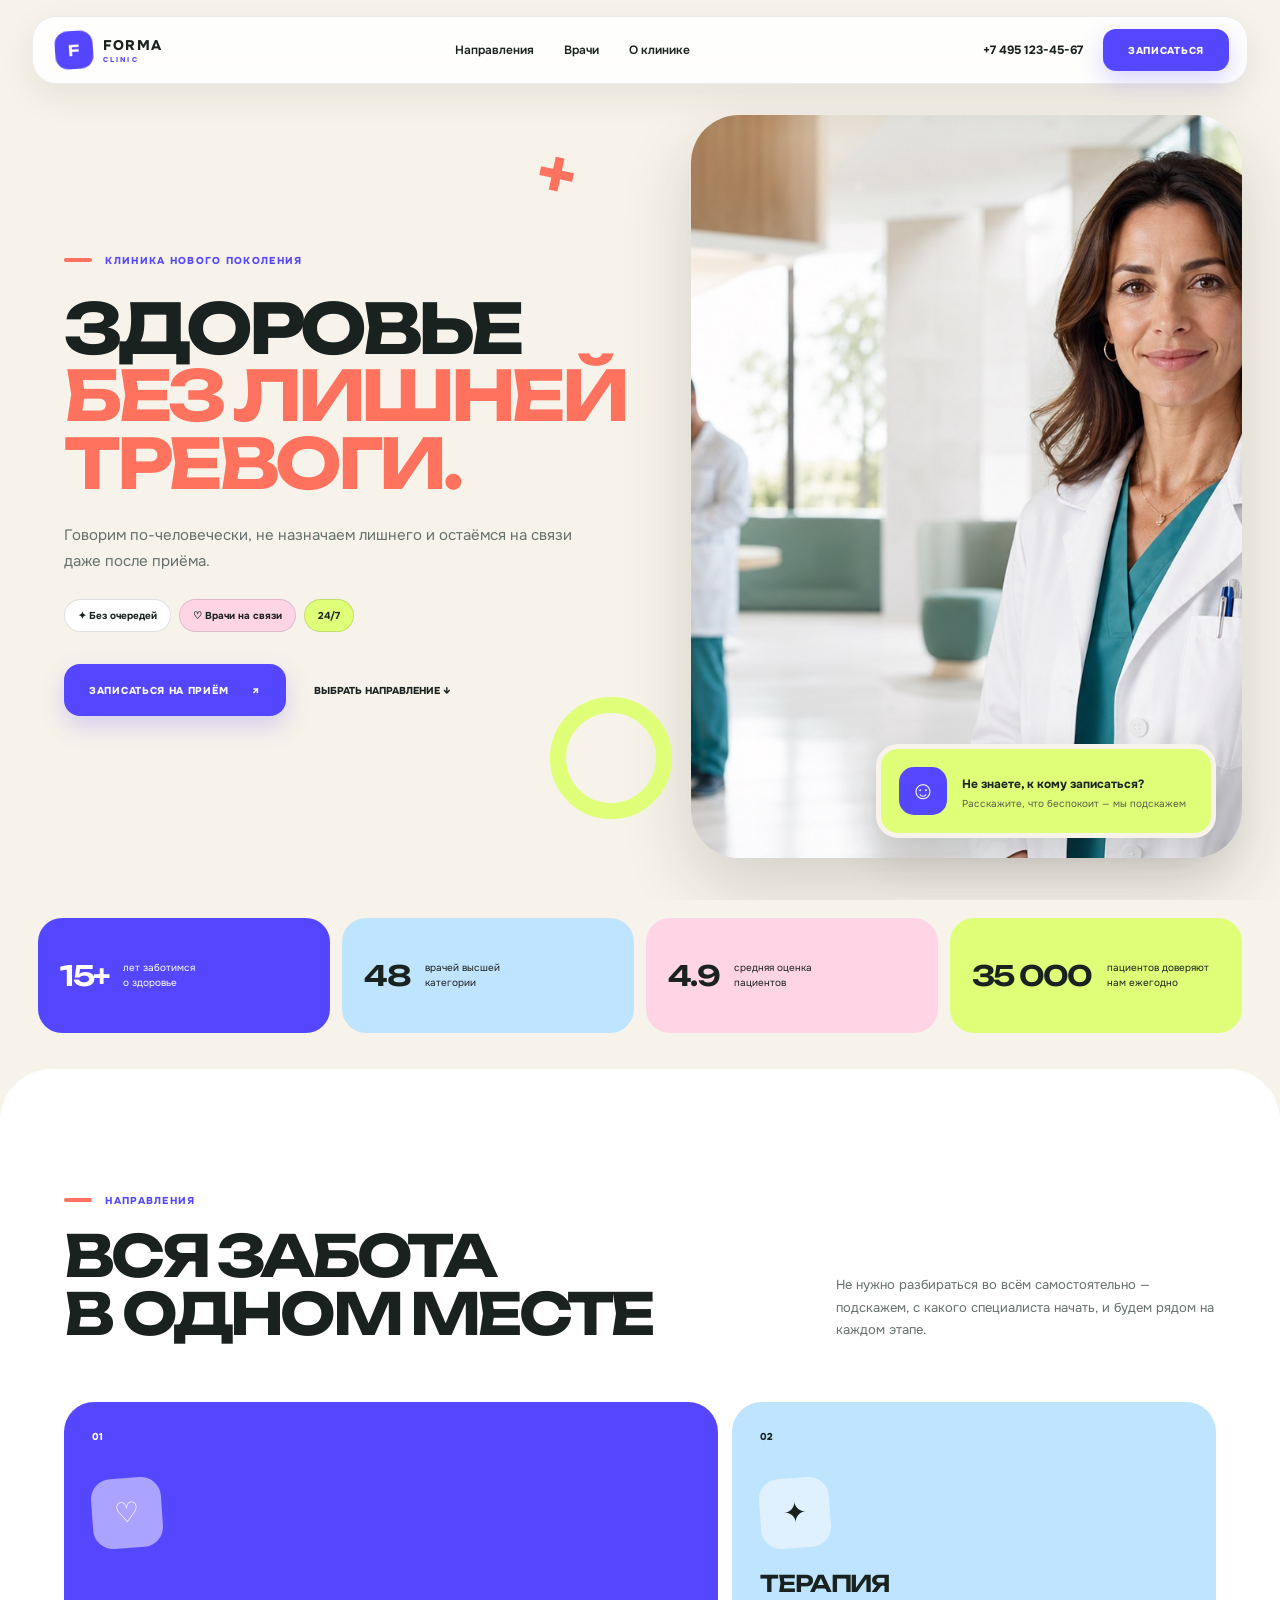
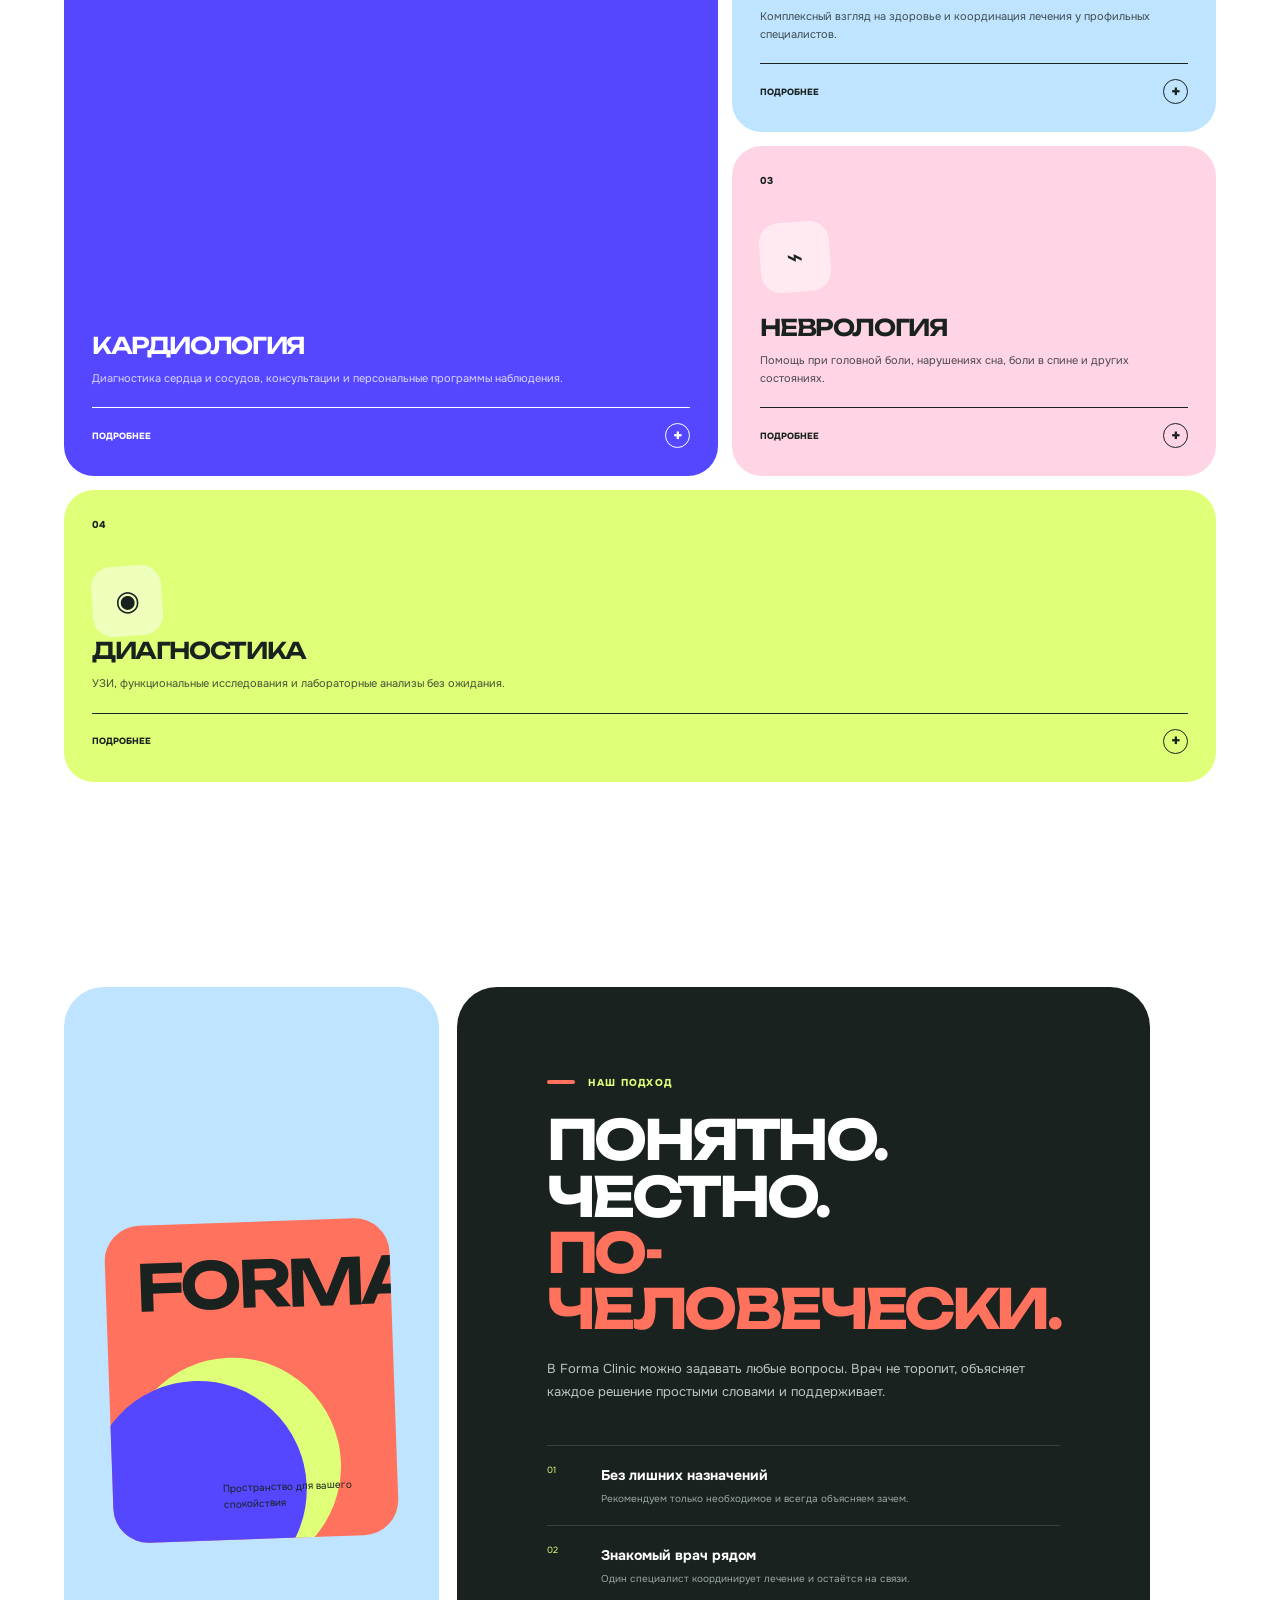
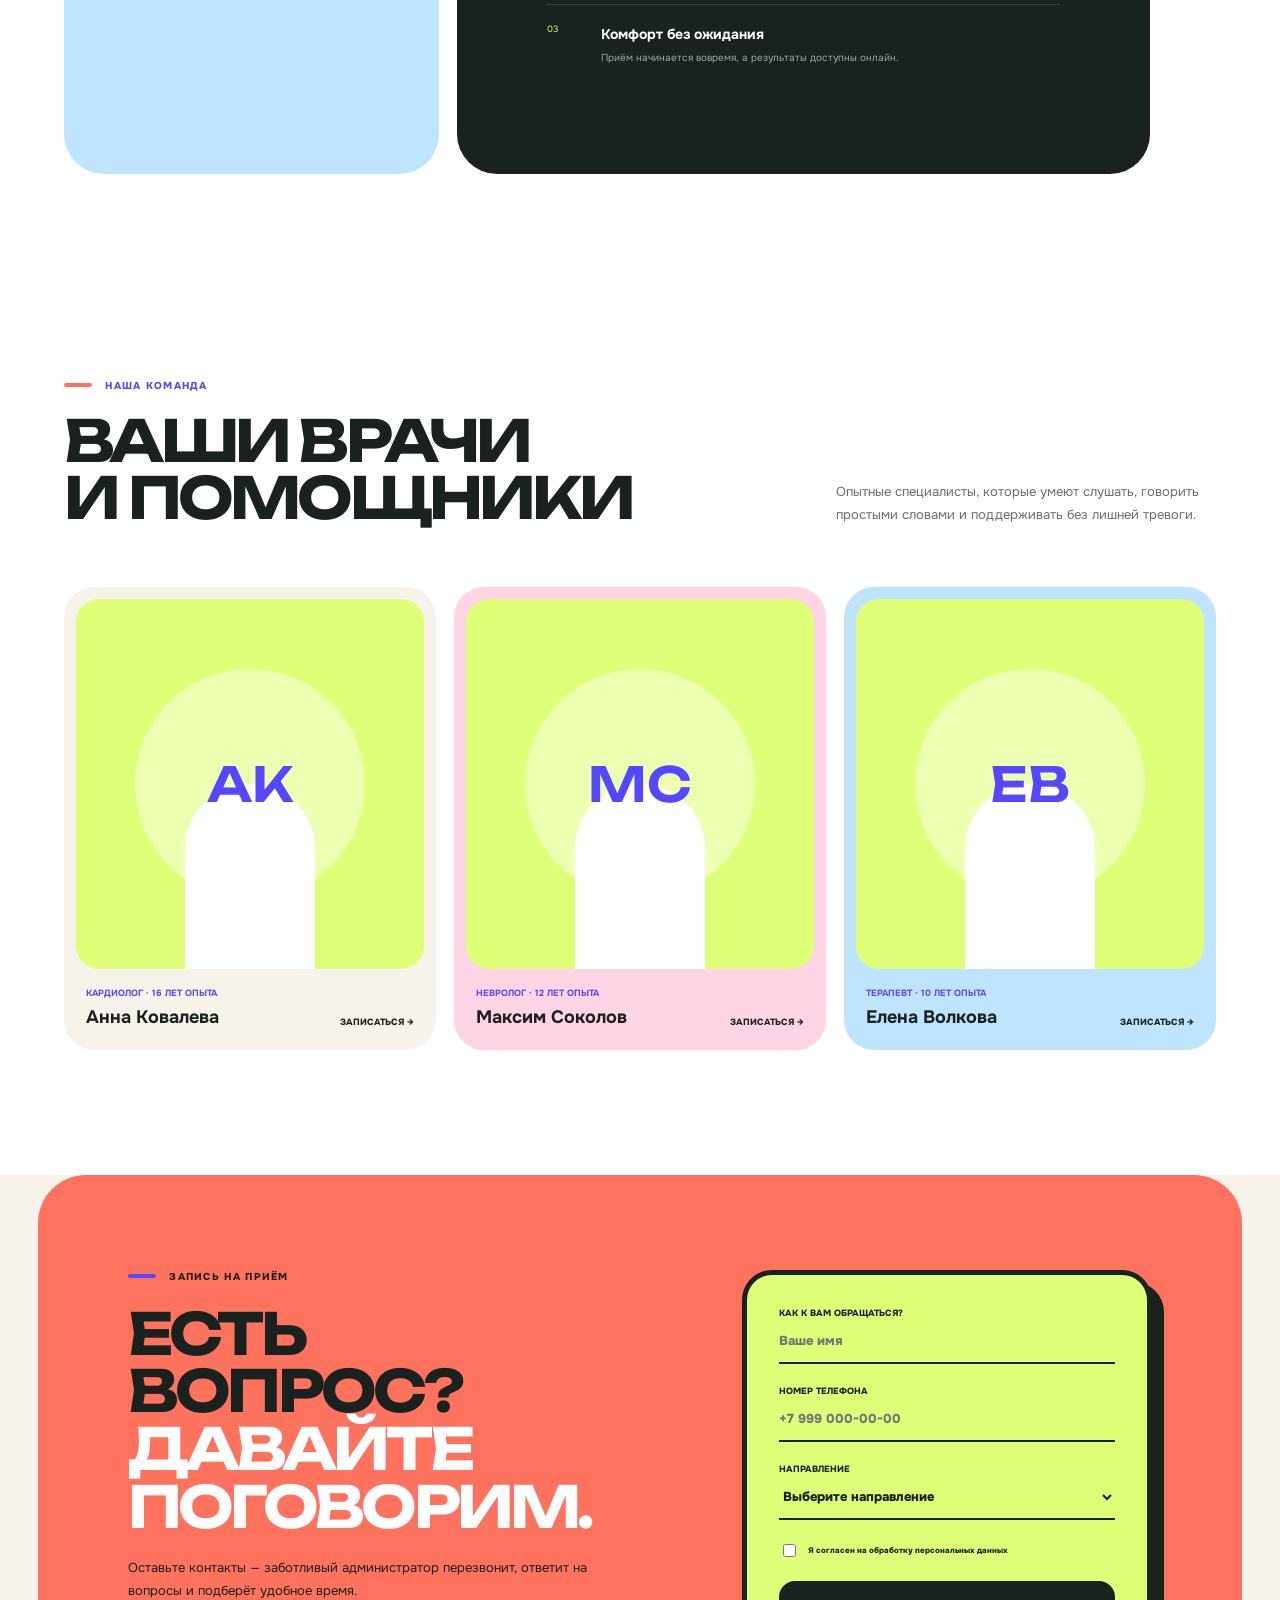
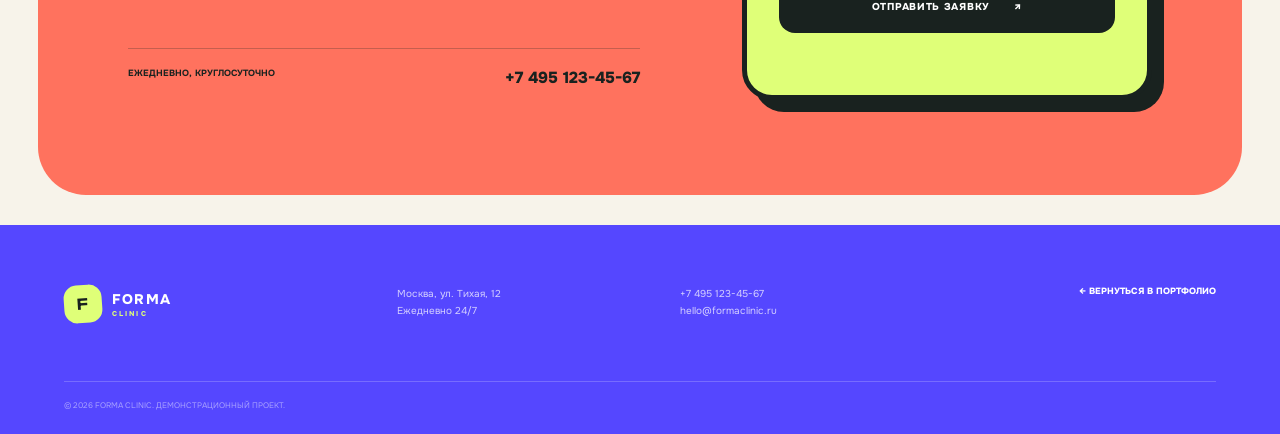
<file: clinic/index.html>
<!doctype html>
<html lang="ru">
  <head>
    <meta charset="UTF-8" />
    <meta name="viewport" content="width=device-width, initial-scale=1.0" />
    <meta name="description" content="Forma Clinic — современная частная клиника с доказательным подходом и внимательными врачами." />
    <meta name="theme-color" content="#f5f8f7" />
    <title>Forma Clinic — частная клиника</title>
    <link rel="canonical" href="https://pkvisitcard.netlify.app/clinic/" />
    <link rel="icon" href="../assets/favicon.svg" type="image/svg+xml" />
    <meta property="og:locale" content="ru_RU" />
    <meta property="og:type" content="website" />
    <meta property="og:site_name" content="PKCODE Portfolio" />
    <meta property="og:title" content="Forma Clinic — частная клиника" />
    <meta property="og:description" content="Демо-сайт современной частной клиники с внимательным подходом к пациентам." />
    <meta property="og:url" content="https://pkvisitcard.netlify.app/clinic/" />
    <meta property="og:image" content="https://pkvisitcard.netlify.app/assets/clinic-hero.jpg" />
    <meta name="twitter:card" content="summary_large_image" />
    <link rel="preconnect" href="https://fonts.googleapis.com" />
    <link rel="preconnect" href="https://fonts.gstatic.com" crossorigin />
    <link href="https://fonts.googleapis.com/css2?family=Onest:wght@400;500;600;700;800&family=Unbounded:wght@500;600;700&display=swap" rel="stylesheet" />
    <link rel="stylesheet" href="styles.css?v=20260711-4" />
  </head>
  <body>
    <a class="skip-link" href="#main">Перейти к содержанию</a>
    <header class="header">
      <a class="brand" href="#top" aria-label="Forma Clinic — на главную">
        <span class="brand-mark">F</span>
        <span>FORMA<small>CLINIC</small></span>
      </a>

      <nav class="desktop-nav" aria-label="Основная навигация">
        <a href="#directions">Направления</a>
        <a href="#doctors">Врачи</a>
        <a href="#about">О клинике</a>
      </nav>

      <div class="header-actions">
        <a class="phone" href="tel:+74951234567">+7 495 123-45-67</a>
        <a class="button button-small" href="#appointment">Записаться</a>
      </div>

      <button class="menu-button" type="button" aria-label="Открыть меню" aria-expanded="false"><span></span><span></span></button>
    </header>

    <div class="mobile-menu" aria-hidden="true">
      <a href="#directions">Направления</a>
      <a href="#doctors">Врачи</a>
      <a href="#about">О клинике</a>
      <a href="#appointment">Записаться</a>
      <a href="../">← Вернуться в портфолио</a>
    </div>

    <main id="main">
      <section class="hero" id="top">
        <img class="hero-photo" src="../assets/clinic-hero.jpg" alt="Врач в интерьере клиники Forma" decoding="async" fetchpriority="high" />
        <div class="hero-shade"></div>
        <div class="hero-content reveal">
          <p class="kicker"><i></i> Клиника нового поколения</p>
          <h1>Здоровье<br /><em>без лишней тревоги.</em></h1>
          <p class="hero-lead">Говорим по-человечески, не назначаем лишнего и остаёмся на связи даже после приёма.</p>
          <div class="hero-tags"><span>✦ Без очередей</span><span>♡ Врачи на связи</span><span>24/7</span></div>
          <div class="hero-buttons">
            <a class="button" href="#appointment">Записаться на приём <span>↗</span></a>
            <a class="text-link" href="#directions">Выбрать направление ↓</a>
          </div>
        </div>

        <div class="hero-card reveal">
          <div class="hero-card-icon">☺</div>
          <div><strong>Не знаете, к кому записаться?</strong><p>Расскажите, что беспокоит — мы подскажем</p></div>
        </div>
      </section>

      <section class="trust-strip">
        <div><strong>15+</strong><span>лет заботимся<br />о здоровье</span></div>
        <div><strong>48</strong><span>врачей высшей<br />категории</span></div>
        <div><strong>4.9</strong><span>средняя оценка<br />пациентов</span></div>
        <div><strong>35 000</strong><span>пациентов доверяют<br />нам ежегодно</span></div>
      </section>

      <section class="directions section" id="directions">
        <div class="section-title reveal">
          <div><p class="kicker"><i></i> Направления</p><h2>Вся забота<br />в одном месте</h2></div>
          <p>Не нужно разбираться во всём самостоятельно — подскажем, с какого специалиста начать, и будем рядом на каждом этапе.</p>
        </div>

        <div class="direction-grid">
          <article class="direction-card feature reveal">
            <span class="number">01</span>
            <div class="line-icon heart-icon">♡</div>
            <h3>Кардиология</h3>
            <p>Диагностика сердца и сосудов, консультации и персональные программы наблюдения.</p>
            <button class="direction-more" type="button" aria-expanded="false" aria-controls="cardiology-details">Подробнее <span>+</span></button>
            <div class="direction-details" id="cardiology-details" hidden>
              <h4>С какими запросами работаем</h4>
              <p>Изменения давления, учащённое сердцебиение, одышка при нагрузке и профилактическое наблюдение.</p>
              <ul><li>Консультация кардиолога</li><li>ЭКГ и ЭхоКГ</li><li>Холтеровское мониторирование</li></ul>
              <div class="direction-price"><span>Первичный приём</span><strong>от 3 500 ₽</strong></div>
              <a class="direction-book" href="#appointment">Записаться на приём →</a>
            </div>
          </article>
          <article class="direction-card reveal">
            <span class="number">02</span>
            <div class="line-icon">✦</div>
            <h3>Терапия</h3>
            <p>Комплексный взгляд на здоровье и координация лечения у профильных специалистов.</p>
            <button class="direction-more" type="button" aria-expanded="false" aria-controls="therapy-details">Подробнее <span>+</span></button>
            <div class="direction-details" id="therapy-details" hidden>
              <h4>С какими запросами работаем</h4>
              <p>Слабость, повышенная температура, частые простуды, контроль хронических состояний и ежегодный чек-ап.</p>
              <ul><li>Осмотр и план обследования</li><li>Расшифровка анализов</li><li>Направление к специалистам</li></ul>
              <div class="direction-price"><span>Первичный приём</span><strong>от 3 000 ₽</strong></div>
              <a class="direction-book" href="#appointment">Записаться на приём →</a>
            </div>
          </article>
          <article class="direction-card reveal">
            <span class="number">03</span>
            <div class="line-icon">⌁</div>
            <h3>Неврология</h3>
            <p>Помощь при головной боли, нарушениях сна, боли в спине и других состояниях.</p>
            <button class="direction-more" type="button" aria-expanded="false" aria-controls="neurology-details">Подробнее <span>+</span></button>
            <div class="direction-details" id="neurology-details" hidden>
              <h4>С какими запросами работаем</h4>
              <p>Головная боль, головокружение, нарушения сна, дискомфорт в спине и восстановление после нагрузок.</p>
              <ul><li>Консультация невролога</li><li>Диагностика головной боли</li><li>Индивидуальный план наблюдения</li></ul>
              <div class="direction-price"><span>Первичный приём</span><strong>от 3 500 ₽</strong></div>
              <a class="direction-book" href="#appointment">Записаться на приём →</a>
            </div>
          </article>
          <article class="direction-card reveal">
            <span class="number">04</span>
            <div class="line-icon">◉</div>
            <h3>Диагностика</h3>
            <p>УЗИ, функциональные исследования и лабораторные анализы без ожидания.</p>
            <button class="direction-more" type="button" aria-expanded="false" aria-controls="diagnostics-details">Подробнее <span>+</span></button>
            <div class="direction-details" id="diagnostics-details" hidden>
              <h4>Доступные исследования</h4>
              <p>Большинство исследований можно пройти в день обращения, а результаты получить в электронном виде.</p>
              <ul><li>УЗИ внутренних органов</li><li>ЭКГ и функциональные тесты</li><li>Лабораторные анализы</li></ul>
              <div class="direction-price"><span>Исследования</span><strong>от 900 ₽</strong></div>
              <a class="direction-book" href="#appointment">Записаться →</a>
            </div>
          </article>
        </div>
      </section>

      <section class="approach" id="about">
        <div class="approach-visual reveal">
          <div class="architecture-card">
            <span>FORMA</span>
            <div class="arch-circle"></div>
            <p>Пространство для вашего спокойствия</p>
          </div>
        </div>
        <div class="approach-copy reveal">
          <p class="kicker light"><i></i> Наш подход</p>
          <h2>Понятно. Честно.<br /><em>По-человечески.</em></h2>
          <p>В Forma Clinic можно задавать любые вопросы. Врач не торопит, объясняет каждое решение простыми словами и поддерживает.</p>
          <ul>
            <li><span>01</span><div><strong>Без лишних назначений</strong><p>Рекомендуем только необходимое и всегда объясняем зачем.</p></div></li>
            <li><span>02</span><div><strong>Знакомый врач рядом</strong><p>Один специалист координирует лечение и остаётся на связи.</p></div></li>
            <li><span>03</span><div><strong>Комфорт без ожидания</strong><p>Приём начинается вовремя, а результаты доступны онлайн.</p></div></li>
          </ul>
        </div>
      </section>

      <section class="doctors section" id="doctors">
        <div class="section-title reveal">
          <div><p class="kicker"><i></i> Наша команда</p><h2>Ваши врачи<br />и помощники</h2></div>
          <p>Опытные специалисты, которые умеют слушать, говорить простыми словами и поддерживать без лишней тревоги.</p>
        </div>

        <div class="doctor-grid">
          <article class="doctor-card reveal">
            <div class="doctor-portrait portrait-one"><span>АК</span></div>
            <div class="doctor-info"><p>Кардиолог · 16 лет опыта</p><h3>Анна Ковалева</h3><a href="#appointment">Записаться →</a></div>
          </article>
          <article class="doctor-card reveal">
            <div class="doctor-portrait portrait-two"><span>МС</span></div>
            <div class="doctor-info"><p>Невролог · 12 лет опыта</p><h3>Максим Соколов</h3><a href="#appointment">Записаться →</a></div>
          </article>
          <article class="doctor-card reveal">
            <div class="doctor-portrait portrait-three"><span>ЕВ</span></div>
            <div class="doctor-info"><p>Терапевт · 10 лет опыта</p><h3>Елена Волкова</h3><a href="#appointment">Записаться →</a></div>
          </article>
        </div>
      </section>

      <section class="appointment" id="appointment">
        <div class="appointment-copy reveal">
          <p class="kicker light"><i></i> Запись на приём</p>
          <h2>Есть вопрос?<br /><em>Давайте поговорим.</em></h2>
          <p>Оставьте контакты — заботливый администратор перезвонит, ответит на вопросы и подберёт удобное время.</p>
          <div class="clinic-contact"><span>Ежедневно, круглосуточно</span><a href="tel:+74951234567">+7 495 123-45-67</a></div>
        </div>

        <form class="appointment-form reveal">
          <label>Как к вам обращаться?<input type="text" name="name" placeholder="Ваше имя" autocomplete="name" required /></label>
          <label>Номер телефона<input type="tel" name="phone" placeholder="+7 999 000-00-00" autocomplete="tel" inputmode="tel" required /></label>
          <label>Направление<select name="direction" required><option value="" selected disabled>Выберите направление</option><option>Кардиология</option><option>Терапия</option><option>Неврология</option><option>Диагностика</option></select></label>
          <label class="consent"><input type="checkbox" required /><span>Я согласен на обработку персональных данных</span></label>
          <button class="button form-button" type="submit">Отправить заявку <span>↗</span></button>
          <p class="form-status" role="status"></p>
        </form>
      </section>
    </main>

    <footer class="footer">
      <a class="brand footer-brand" href="#top"><span class="brand-mark">F</span><span>FORMA<small>CLINIC</small></span></a>
      <div><p>Москва, ул. Тихая, 12</p><p>Ежедневно 24/7</p></div>
      <div><a href="tel:+74951234567">+7 495 123-45-67</a><a href="mailto:hello@formaclinic.ru">hello@formaclinic.ru</a></div>
      <a class="portfolio-back" href="../">← Вернуться в портфолио</a>
      <p class="copyright">© <span id="year"></span> Forma Clinic. Демонстрационный проект.</p>
    </footer>

    <script src="script.js?v=20260711-4"></script>
  </body>
</html>
</file>
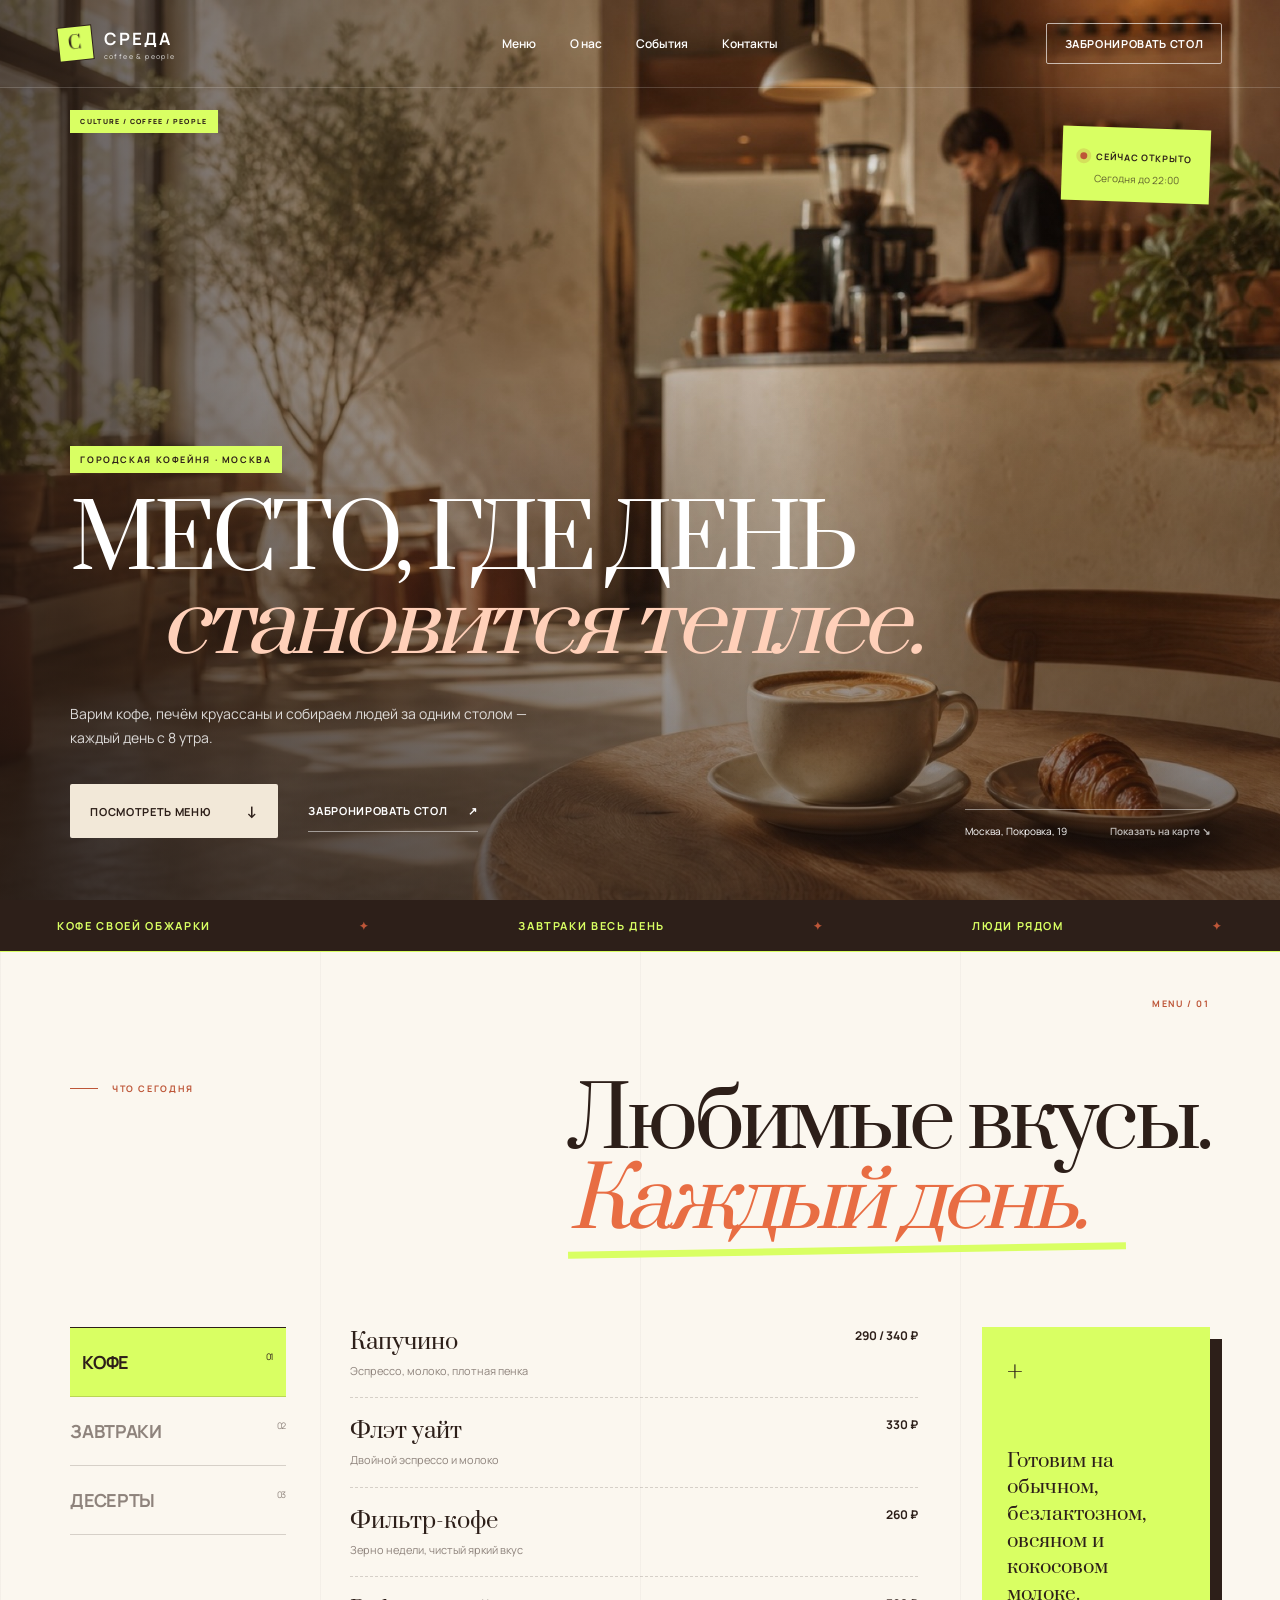
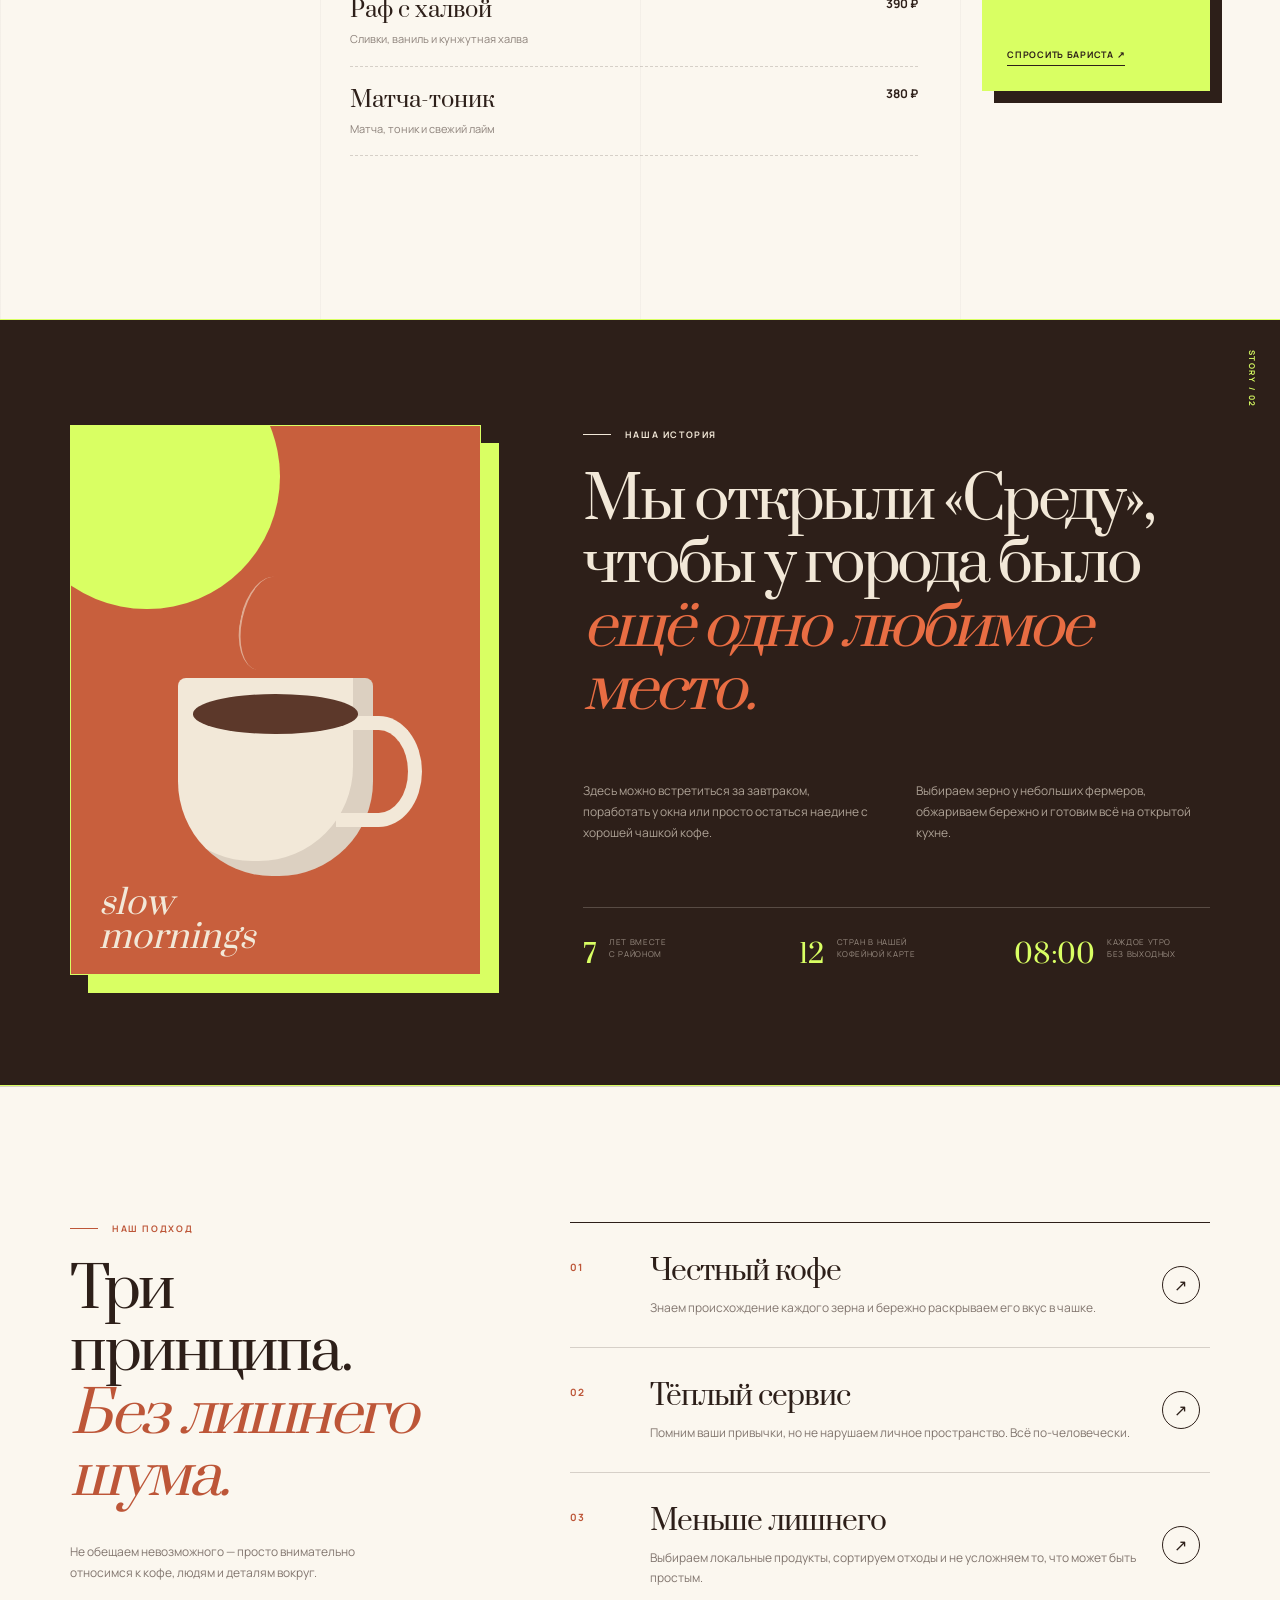
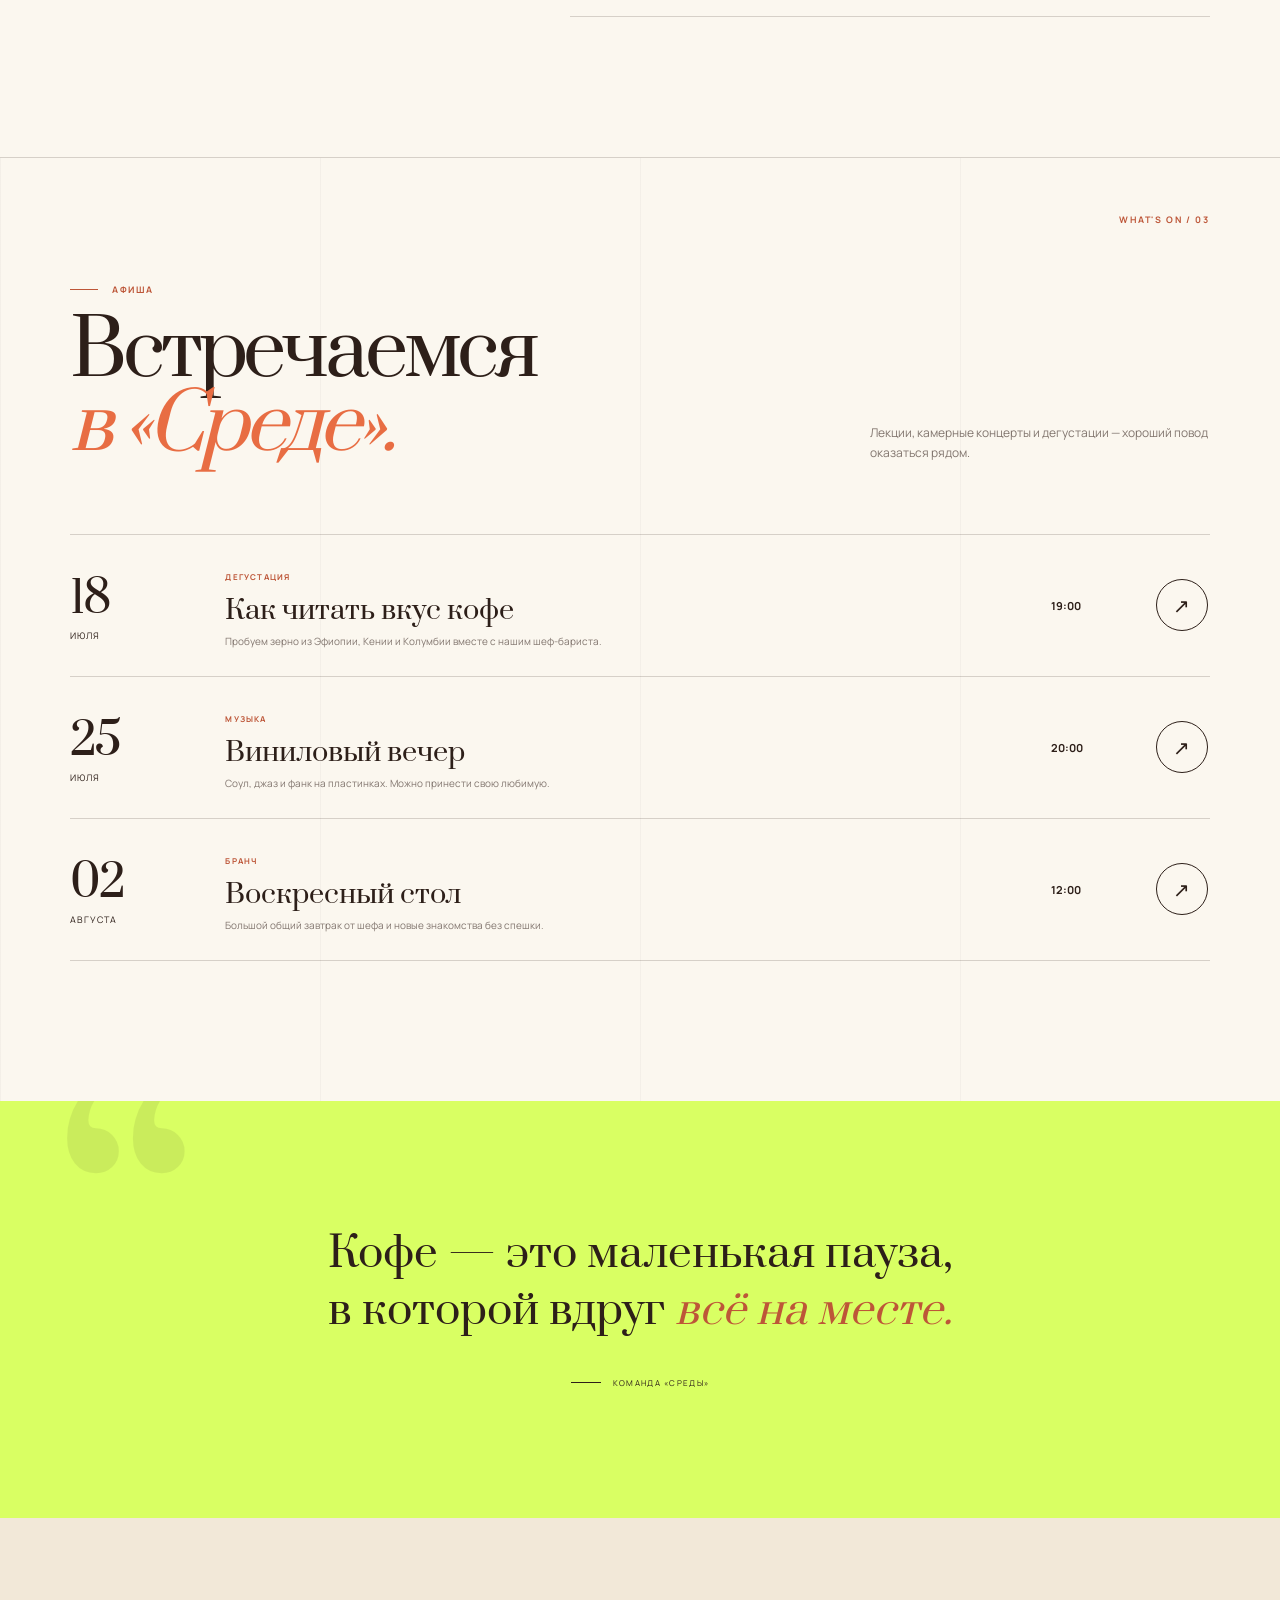
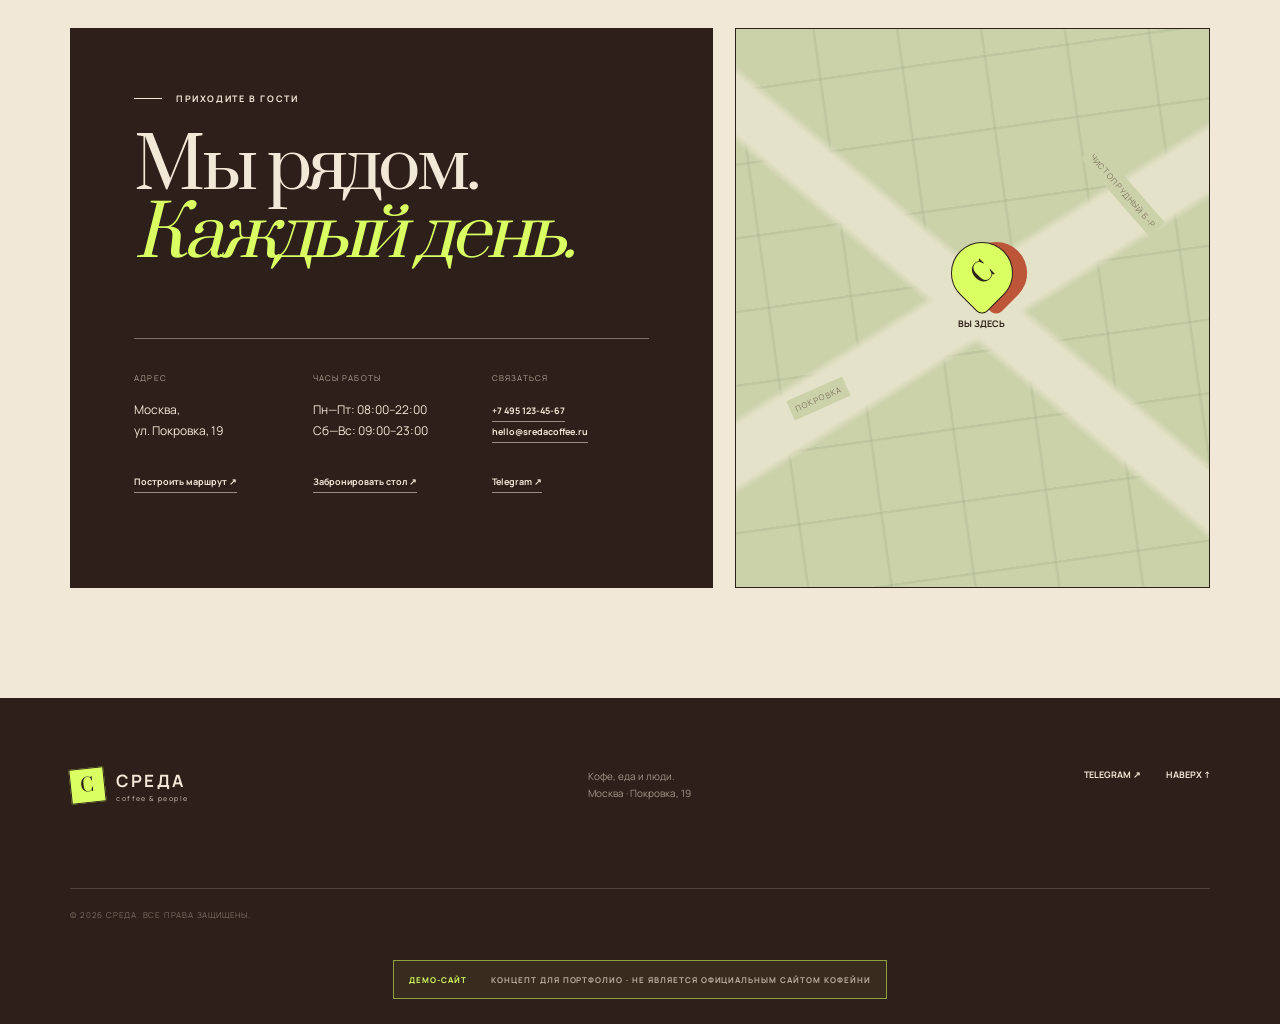
<file: coffee/index.html>
<!doctype html>
<html lang="ru">
  <head>
    <meta charset="UTF-8" />
    <meta name="viewport" content="width=device-width, initial-scale=1.0" />
    <meta name="description" content="Среда — городская кофейня с кофе собственной обжарки, завтраками весь день и тёплой атмосферой." />
    <meta name="theme-color" content="#f2e8d8" />
    <title>Среда — кофе и люди</title>
    <link rel="canonical" href="https://pkvisitcard.netlify.app/coffee/" />
    <link rel="icon" href="../assets/favicon.svg" type="image/svg+xml" />
    <meta property="og:locale" content="ru_RU" />
    <meta property="og:type" content="website" />
    <meta property="og:site_name" content="PKCODE Portfolio" />
    <meta property="og:title" content="Среда — кофе и люди" />
    <meta property="og:description" content="Демо-сайт городской кофейни с собственной обжаркой и завтраками весь день." />
    <meta property="og:url" content="https://pkvisitcard.netlify.app/coffee/" />
    <meta property="og:image" content="https://pkvisitcard.netlify.app/coffee/assets/sreda-hero.jpg" />
    <meta name="twitter:card" content="summary_large_image" />
    <link rel="preconnect" href="https://fonts.googleapis.com" />
    <link rel="preconnect" href="https://fonts.gstatic.com" crossorigin />
    <link href="https://fonts.googleapis.com/css2?family=Manrope:wght@400;500;600;700&family=Prata&display=swap" rel="stylesheet" />
    <link rel="stylesheet" href="styles.css?v=20260711-6" />
  </head>
  <body>
    <a class="skip-link" href="#main">Перейти к содержанию</a>

    <header class="site-header">
      <a class="brand" href="#top" aria-label="Среда — на главную">
        <span class="brand-mark" aria-hidden="true">С</span>
        <span>СРЕДА<small>coffee & people</small></span>
      </a>

      <nav class="desktop-nav" aria-label="Основная навигация">
        <a href="#menu">Меню</a>
        <a href="#story">О нас</a>
        <a href="#events">События</a>
        <a href="#contacts">Контакты</a>
      </nav>

      <button class="booking-button header-booking" type="button">Забронировать стол</button>
      <button class="menu-toggle" type="button" aria-label="Открыть меню" aria-expanded="false"><span></span><span></span></button>
    </header>

    <div class="mobile-menu" aria-hidden="true">
      <nav aria-label="Мобильная навигация">
        <a href="#menu">Меню <span>01</span></a>
        <a href="#story">О нас <span>02</span></a>
        <a href="#events">События <span>03</span></a>
        <a href="#contacts">Контакты <span>04</span></a>
      </nav>
      <button class="booking-button mobile-booking" type="button">Забронировать стол</button>
    </div>

    <main id="main">
      <section class="hero" id="top">
        <img class="hero-image" src="assets/sreda-hero.jpg" alt="Солнечный интерьер кофейни Среда, чашка капучино и свежий круассан" decoding="async" fetchpriority="high" />
        <div class="hero-shade"></div>
        <div class="hero-copy">
          <p class="kicker"><span></span> Городская кофейня · Москва</p>
          <h1>Место, где день<br /><em>становится теплее.</em></h1>
          <p class="hero-text">Варим кофе, печём круассаны и собираем людей за одним столом — каждый день с 8 утра.</p>
          <div class="hero-actions">
            <a class="button button-light" href="#menu">Посмотреть меню <span>↓</span></a>
            <button class="text-button booking-button" type="button">Забронировать стол <span>↗</span></button>
          </div>
        </div>
        <div class="hero-status">
          <span><i></i> Сейчас открыто</span>
          <p>Сегодня до 22:00</p>
        </div>
        <a class="hero-address" href="#contacts"><span>Москва, Покровка, 19</span><b>Показать на карте ↘</b></a>
      </section>

      <div class="ticker" aria-hidden="true">
        <div class="ticker-track">
          <div class="ticker-group"><span>КОФЕ СВОЕЙ ОБЖАРКИ</span><i>✦</i><span>ЗАВТРАКИ ВЕСЬ ДЕНЬ</span><i>✦</i><span>ЛЮДИ РЯДОМ</span><i>✦</i></div>
          <div class="ticker-group"><span>КОФЕ СВОЕЙ ОБЖАРКИ</span><i>✦</i><span>ЗАВТРАКИ ВЕСЬ ДЕНЬ</span><i>✦</i><span>ЛЮДИ РЯДОМ</span><i>✦</i></div>
        </div>
      </div>

      <section class="menu-section section" id="menu">
        <div class="section-title reveal">
          <p class="kicker dark"><span></span> Что сегодня</p>
          <h2>Любимые вкусы.<br /><em>Каждый день.</em></h2>
        </div>

        <div class="menu-layout">
          <div class="menu-tabs reveal" role="tablist" aria-label="Разделы меню">
            <button class="menu-tab active" id="tab-coffee" type="button" role="tab" aria-selected="true" aria-controls="panel-coffee" tabindex="0" data-menu="coffee">Кофе <span>01</span></button>
            <button class="menu-tab" id="tab-breakfast" type="button" role="tab" aria-selected="false" aria-controls="panel-breakfast" tabindex="-1" data-menu="breakfast">Завтраки <span>02</span></button>
            <button class="menu-tab" id="tab-desserts" type="button" role="tab" aria-selected="false" aria-controls="panel-desserts" tabindex="-1" data-menu="desserts">Десерты <span>03</span></button>
          </div>

          <div class="menu-panel reveal" id="menu-panel" aria-live="polite">
            <div class="menu-list active" id="panel-coffee" role="tabpanel" aria-labelledby="tab-coffee" data-panel="coffee">
              <article><div><h3>Капучино</h3><p>Эспрессо, молоко, плотная пенка</p></div><b>290 / 340 ₽</b></article>
              <article><div><h3>Флэт уайт</h3><p>Двойной эспрессо и молоко</p></div><b>330 ₽</b></article>
              <article><div><h3>Фильтр-кофе</h3><p>Зерно недели, чистый яркий вкус</p></div><b>260 ₽</b></article>
              <article><div><h3>Раф с халвой</h3><p>Сливки, ваниль и кунжутная халва</p></div><b>390 ₽</b></article>
              <article><div><h3>Матча-тоник</h3><p>Матча, тоник и свежий лайм</p></div><b>380 ₽</b></article>
            </div>
            <div class="menu-list" id="panel-breakfast" role="tabpanel" aria-labelledby="tab-breakfast" data-panel="breakfast" hidden>
              <article><div><h3>Сырники</h3><p>Сметана, вишня и фисташка</p></div><b>490 ₽</b></article>
              <article><div><h3>Скрэмбл на бриоши</h3><p>Авокадо, томаты и зелень</p></div><b>570 ₽</b></article>
              <article><div><h3>Зелёная гречка</h3><p>Яйцо пашот, пармезан, шпинат</p></div><b>520 ₽</b></article>
              <article><div><h3>Круассан с лососем</h3><p>Творожный сыр, огурец, салат</p></div><b>590 ₽</b></article>
              <article><div><h3>Гранола</h3><p>Йогурт, сезонные ягоды и мёд</p></div><b>440 ₽</b></article>
            </div>
            <div class="menu-list" id="panel-desserts" role="tabpanel" aria-labelledby="tab-desserts" data-panel="desserts" hidden>
              <article><div><h3>Баскский чизкейк</h3><p>Карамельная корочка и нежный центр</p></div><b>390 ₽</b></article>
              <article><div><h3>Медовик</h3><p>Тонкие коржи и сметанный крем</p></div><b>370 ₽</b></article>
              <article><div><h3>Лимонный тарт</h3><p>Курд, меренга и песочная основа</p></div><b>390 ₽</b></article>
              <article><div><h3>Миндальный круассан</h3><p>Франжипан и лепестки миндаля</p></div><b>320 ₽</b></article>
              <article><div><h3>Шоколадное печенье</h3><p>Тёмный шоколад и морская соль</p></div><b>210 ₽</b></article>
            </div>
          </div>

          <aside class="menu-note reveal">
            <span>+</span>
            <p>Готовим на обычном, безлактозном, овсяном и кокосовом молоке.</p>
            <a href="#contacts">Спросить бариста ↗</a>
          </aside>
        </div>
      </section>

      <section class="story section" id="story">
        <div class="story-art reveal" aria-hidden="true">
          <div class="sun"></div>
          <div class="cup-illustration"><span></span></div>
          <p>slow<br />mornings</p>
        </div>
        <div class="story-copy reveal">
          <p class="kicker"><span></span> Наша история</p>
          <h2>Мы открыли «Среду», чтобы у города было <em>ещё одно любимое место.</em></h2>
          <div class="story-columns">
            <p>Здесь можно встретиться за завтраком, поработать у окна или просто остаться наедине с хорошей чашкой кофе.</p>
            <p>Выбираем зерно у небольших фермеров, обжариваем бережно и готовим всё на открытой кухне.</p>
          </div>
          <div class="story-facts">
            <div><b>7</b><span>лет вместе<br />с районом</span></div>
            <div><b>12</b><span>стран в нашей<br />кофейной карте</span></div>
            <div><b>08:00</b><span>каждое утро<br />без выходных</span></div>
          </div>
        </div>
      </section>

      <section class="values section" id="principles" aria-labelledby="principles-title">
        <div class="values-intro reveal">
          <p class="kicker dark"><span></span> Наш подход</p>
          <h2 id="principles-title">Три принципа.<br /><em>Без лишнего шума.</em></h2>
          <p>Не обещаем невозможного — просто внимательно относимся к кофе, людям и деталям вокруг.</p>
        </div>

        <div class="value-list">
          <article class="value-item reveal"><span class="value-number">01</span><div><h3>Честный кофе</h3><p>Знаем происхождение каждого зерна и бережно раскрываем его вкус в чашке.</p></div><span class="value-arrow" aria-hidden="true">↗</span></article>
          <article class="value-item reveal"><span class="value-number">02</span><div><h3>Тёплый сервис</h3><p>Помним ваши привычки, но не нарушаем личное пространство. Всё по-человечески.</p></div><span class="value-arrow" aria-hidden="true">↗</span></article>
          <article class="value-item reveal"><span class="value-number">03</span><div><h3>Меньше лишнего</h3><p>Выбираем локальные продукты, сортируем отходы и не усложняем то, что может быть простым.</p></div><span class="value-arrow" aria-hidden="true">↗</span></article>
        </div>
      </section>

      <section class="events section" id="events">
        <div class="events-heading reveal">
          <div><p class="kicker dark"><span></span> Афиша</p><h2>Встречаемся<br /><em>в «Среде».</em></h2></div>
          <p>Лекции, камерные концерты и дегустации — хороший повод оказаться рядом.</p>
        </div>
        <div class="event-list">
          <article class="event reveal"><time datetime="2026-07-18"><b>18</b>июля</time><div><span>Дегустация</span><h3>Как читать вкус кофе</h3><p>Пробуем зерно из Эфиопии, Кении и Колумбии вместе с нашим шеф-бариста.</p></div><b class="event-time">19:00</b><button class="round-button booking-button" type="button" aria-label="Записаться на дегустацию">↗</button></article>
          <article class="event reveal"><time datetime="2026-07-25"><b>25</b>июля</time><div><span>Музыка</span><h3>Виниловый вечер</h3><p>Соул, джаз и фанк на пластинках. Можно принести свою любимую.</p></div><b class="event-time">20:00</b><button class="round-button booking-button" type="button" aria-label="Записаться на виниловый вечер">↗</button></article>
          <article class="event reveal"><time datetime="2026-08-02"><b>02</b>августа</time><div><span>Бранч</span><h3>Воскресный стол</h3><p>Большой общий завтрак от шефа и новые знакомства без спешки.</p></div><b class="event-time">12:00</b><button class="round-button booking-button" type="button" aria-label="Записаться на воскресный стол">↗</button></article>
        </div>
      </section>

      <section class="quote-section">
        <p class="quote-mark">“</p>
        <blockquote class="reveal">Кофе — это маленькая пауза,<br />в которой вдруг <em>всё на месте.</em></blockquote>
        <div class="quote-sign reveal"><span></span><p>Команда «Среды»</p></div>
      </section>

      <section class="contacts section" id="contacts">
        <div class="contact-card reveal">
          <p class="kicker"><span></span> Приходите в гости</p>
          <h2>Мы рядом.<br /><em>Каждый день.</em></h2>
          <div class="contact-grid">
            <div><span>Адрес</span><p>Москва,<br />ул. Покровка, 19</p><a href="https://yandex.ru/maps/?text=Москва%20Покровка%2019" target="_blank" rel="noreferrer">Построить маршрут ↗</a></div>
            <div><span>Часы работы</span><p>Пн—Пт: 08:00–22:00<br />Сб—Вс: 09:00–23:00</p><button class="booking-button" type="button">Забронировать стол ↗</button></div>
            <div><span>Связаться</span><p><a href="tel:+74951234567">+7 495 123-45-67</a><br /><a href="mailto:hello@sredacoffee.ru">hello@sredacoffee.ru</a></p><a href="https://t.me/sredacoffee" target="_blank" rel="noreferrer">Telegram ↗</a></div>
          </div>
        </div>
        <div class="map-card reveal" aria-label="Схема расположения кофейни">
          <div class="map-grid"></div><span class="road road-a">Покровка</span><span class="road road-b">Чистопрудный б-р</span>
          <div class="map-pin"><span>С</span><p>Вы здесь</p></div>
        </div>
      </section>
    </main>

    <footer class="footer">
      <a class="brand footer-brand" href="#top"><span class="brand-mark">С</span><span>СРЕДА<small>coffee & people</small></span></a>
      <p>Кофе, еда и люди.<br />Москва · Покровка, 19</p>
      <div><a href="https://t.me/sredacoffee" target="_blank" rel="noreferrer">Telegram ↗</a><a href="#top">Наверх ↑</a></div>
      <small>© <span id="year"></span> Среда. Все права защищены.</small>
      <p class="demo-notice"><b>Демо-сайт</b><span>Концепт для портфолио · не является официальным сайтом кофейни</span></p>
    </footer>

    <dialog class="booking-modal" aria-labelledby="booking-title">
      <button class="modal-close" type="button" aria-label="Закрыть окно">×</button>
      <p class="kicker dark"><span></span> Бронирование</p>
      <h2 id="booking-title">Ваш столик<br /><em>уже ждёт.</em></h2>
      <form class="booking-form">
        <label>Ваше имя<input type="text" name="name" placeholder="Как к вам обращаться" autocomplete="name" required /></label>
        <label>Телефон<input type="tel" name="phone" placeholder="+7 999 000-00-00" autocomplete="tel" inputmode="tel" required /></label>
        <div><label>Дата<input type="date" name="date" required /></label><label>Гостей<select name="guests"><option>1 гость</option><option>2 гостя</option><option>3 гостя</option><option>4 гостя</option><option>5+ гостей</option></select></label></div>
        <button class="button button-dark" type="submit">Забронировать <span>↗</span></button>
        <p>Нажимая кнопку, вы соглашаетесь с обработкой персональных данных.</p>
      </form>
      <div class="booking-success" hidden><span>✓</span><h3>Столик забронирован!</h3><p>Мы скоро позвоним, чтобы подтвердить детали.</p></div>
    </dialog>

    <script src="script.js?v=20260711-2"></script>
  </body>
</html>
</file>
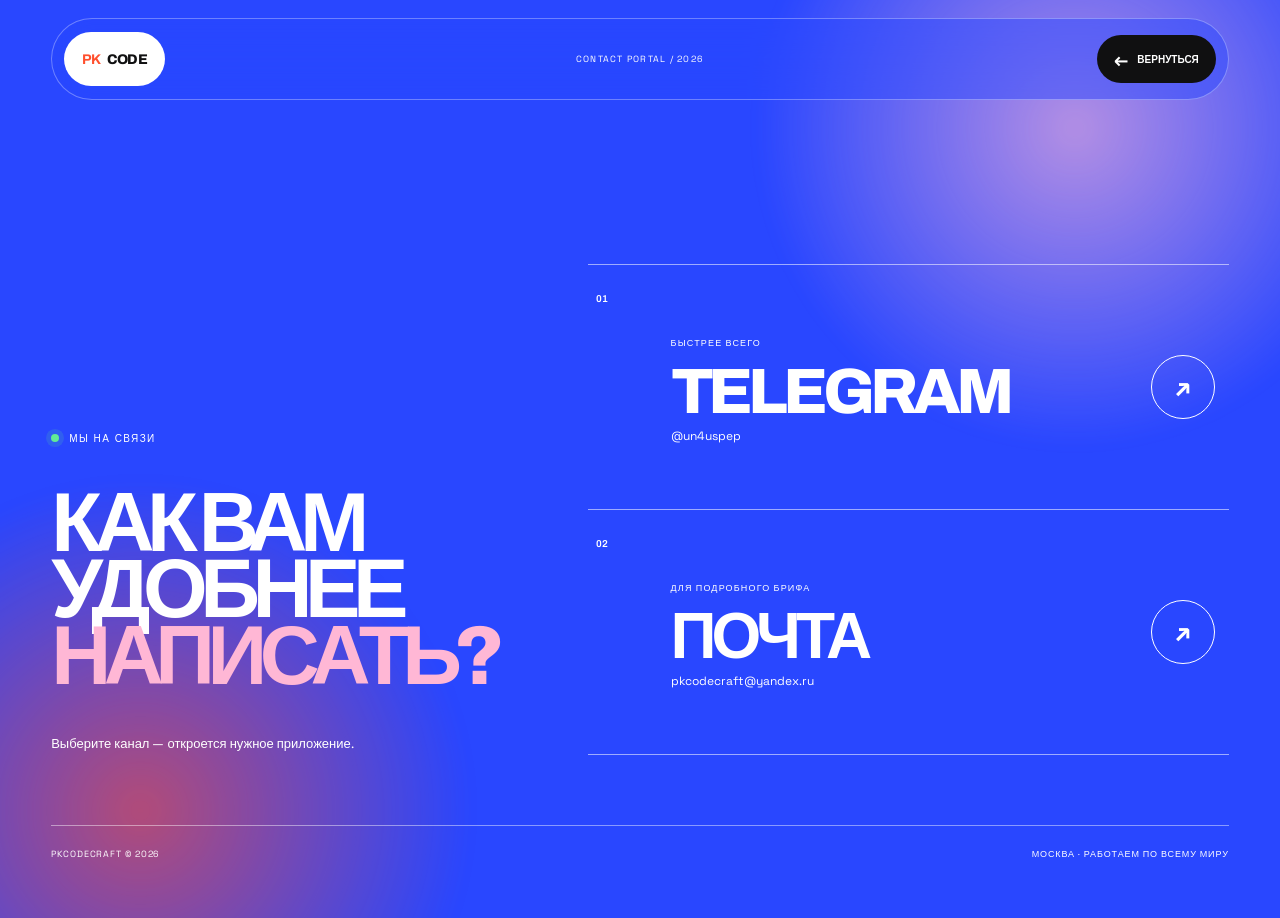
<file: contact/index.html>
<!doctype html>
<html lang="ru">
  <head>
    <meta charset="UTF-8" />
    <meta name="viewport" content="width=device-width, initial-scale=1.0" />
    <meta name="description" content="Связаться с PKCODE по почте или в Telegram." />
    <meta name="theme-color" content="#2947ff" />
    <title>Связаться с PKCODE</title>
    <link rel="canonical" href="https://pkvisitcard.netlify.app/contact/" />
    <link rel="icon" href="../assets/favicon.svg?v=4" type="image/svg+xml" />
    <link rel="preconnect" href="https://fonts.googleapis.com" />
    <link rel="preconnect" href="https://fonts.gstatic.com" crossorigin />
    <link href="https://fonts.googleapis.com/css2?family=Archivo:wght@400;500;600;700;800&family=Space+Grotesk:wght@400;500;600&display=swap" rel="stylesheet" />
    <link rel="stylesheet" href="styles.css?v=20260712-1" />
  </head>
  <body>
    <a class="skip-link" href="#choices">Перейти к выбору контакта</a>
    <div class="glow glow-one" aria-hidden="true"></div>
    <div class="glow glow-two" aria-hidden="true"></div>

    <header>
      <a class="brand" href="../#contact" aria-label="Вернуться на главную"><b>PK</b><span>CODE</span></a>
      <p>Contact portal / 2026</p>
      <a class="back" href="../#contact"><span>←</span> Вернуться</a>
    </header>

    <main>
      <div class="intro-copy">
        <p><i></i>Мы на связи</p>
        <h1>КАК ВАМ<br />УДОБНЕЕ<br /><em>НАПИСАТЬ?</em></h1>
        <span>Выберите канал — откроется нужное приложение.</span>
      </div>

      <div class="choices" id="choices">
        <a class="choice telegram" href="https://t.me/un4uspep" target="_blank" rel="noreferrer">
          <span class="choice-index">01</span>
          <div><small>Быстрее всего</small><h2>TELEGRAM</h2><p>@un4uspep</p></div>
          <b aria-hidden="true">↗</b>
        </a>
        <a class="choice email" href="mailto:pkcodecraft@yandex.ru">
          <span class="choice-index">02</span>
          <div><small>Для подробного брифа</small><h2>ПОЧТА</h2><p>pkcodecraft@yandex.ru</p></div>
          <b aria-hidden="true">↗</b>
        </a>
      </div>
    </main>

    <footer><span>PKCODECRAFT © 2026</span><span>Москва · работаем по всему миру</span></footer>
  </body>
</html>
</file>
<file: styles.css>
:root { --paper:#f4f2ec; --ink:#101011; --blue:#2947ff; --orange:#ff4f2d; --pink:#ffb7d5; --line:rgba(16,16,17,.22); --pad:clamp(20px,4vw,68px); --display:"Archivo",sans-serif; --body:"Space Grotesk",sans-serif; }
*{box-sizing:border-box} html{scroll-behavior:smooth} body{margin:0;overflow-x:hidden;background:var(--paper);color:var(--ink);font-family:var(--body)} body.menu-open{overflow:hidden} a{color:inherit;text-decoration:none} button{font:inherit;color:inherit} img{max-width:100%} ::selection{background:var(--blue);color:#fff}
.skip-link{position:fixed;z-index:300;top:12px;left:12px;padding:12px 16px;background:var(--ink);color:#fff;transform:translateY(-160%)}.skip-link:focus{transform:none}:focus-visible{outline:3px solid var(--orange);outline-offset:4px}.pad{padding-inline:var(--pad)}section[id]{scroll-margin-top:90px}
.intro{position:fixed;z-index:250;inset:0;display:grid;grid-template-columns:repeat(3,1fr);pointer-events:none}.intro>div{background:var(--blue);transform-origin:top}.intro>span{position:absolute;inset:0;display:grid;place-items:center;color:#fff;font:800 clamp(42px,8vw,120px)/1 var(--display);letter-spacing:-.08em}.intro small{display:block;margin-top:12px;text-align:center;font:500 9px var(--body);letter-spacing:.2em;text-transform:uppercase}.loaded .intro>div{transform:translateY(-101%);transition:transform .75s cubic-bezier(.76,0,.24,1)}.loaded .intro>div:nth-child(2){transition-delay:.08s}.loaded .intro>div:nth-child(3){transition-delay:.16s}.loaded .intro>span{opacity:0;transform:scale(1.1);transition:opacity .28s .18s,transform .5s .1s}
.scroll-progress{position:fixed;z-index:160;top:0;left:0;width:var(--progress,0%);height:3px;background:var(--orange);pointer-events:none}.cursor,.cursor-dot{position:fixed;z-index:240;top:0;left:0;pointer-events:none;border-radius:50%;opacity:0}.cursor{width:72px;height:72px;display:grid;place-items:center;background:var(--blue);color:#fff;transform:translate(-50%,-50%) scale(.25);transition:width .2s,height .2s,background .2s,transform .2s,opacity .2s;mix-blend-mode:multiply}.cursor span{font:700 9px var(--display);letter-spacing:.08em}.cursor-dot{width:6px;height:6px;background:var(--orange);transform:translate(-50%,-50%)}body.has-pointer .cursor,body.has-pointer .cursor-dot{opacity:1}body.cursor-active .cursor{transform:translate(-50%,-50%) scale(1);background:var(--orange)}
.header-shell{position:fixed;z-index:150;top:20px;left:var(--pad);right:var(--pad);height:62px;padding:8px 10px;display:grid;grid-template-columns:1fr auto 1fr;align-items:center;border:1px solid rgba(16,16,17,.16);border-radius:40px;background:rgba(244,242,236,.72);backdrop-filter:blur(18px);transition:background .25s,box-shadow .25s}.header-shell.scrolled{background:rgba(244,242,236,.94);box-shadow:0 12px 40px rgba(16,16,17,.08)}.logo{justify-self:start;min-width:92px;height:44px;padding:0 12px;display:flex;align-items:center;gap:6px;border-radius:24px;background:var(--ink);color:#fff;font:800 13px var(--display);letter-spacing:-.05em}.logo b{color:var(--pink)}.desktop-nav{display:flex;gap:8px}.desktop-nav a{min-height:44px;padding:0 17px;display:flex;align-items:center;border-radius:22px;font-size:12px;font-weight:600;transition:background .2s,color .2s}.desktop-nav a:hover{background:var(--blue);color:#fff}.talk{justify-self:end;min-height:44px;padding:0 9px 0 16px;display:flex;align-items:center;gap:9px;border-radius:24px;background:#fff;font-size:11px;font-weight:700}.talk i{width:7px;height:7px;border-radius:50%;background:#3acb71;box-shadow:0 0 0 4px rgba(58,203,113,.15)}.talk span{width:30px;height:30px;display:grid;place-items:center;border-radius:50%;background:var(--orange);color:#fff;font-size:15px}.menu-button{display:none;width:44px;height:44px;border:0;border-radius:50%;background:var(--ink)}.menu-button span{display:block;width:19px;height:1px;margin:6px auto;background:#fff;transition:transform .25s}.menu-button.active span:first-child{transform:translateY(3.5px) rotate(45deg)}.menu-button.active span:last-child{transform:translateY(-3.5px) rotate(-45deg)}
.mobile-menu{position:fixed;z-index:140;inset:0;padding:105px 20px 24px;display:none;flex-direction:column;background:var(--blue);color:#fff}.mobile-menu.open{display:flex}.mobile-menu-head{display:flex;justify-content:space-between;padding-bottom:18px;border-bottom:1px solid rgba(255,255,255,.4);font-size:9px;letter-spacing:.12em}.mobile-menu nav{margin-top:30px}.mobile-menu nav a{display:flex;align-items:baseline;gap:15px;padding:14px 0;border-bottom:1px solid rgba(255,255,255,.25);font:700 clamp(38px,11vw,58px)/1 var(--display);letter-spacing:-.07em}.mobile-menu nav small{font:600 9px var(--body)}.mobile-menu>p{margin-top:auto;font-size:10px;text-transform:uppercase;letter-spacing:.1em}
.hero{position:relative;min-height:100dvh;padding:116px var(--pad) 30px;display:flex;flex-direction:column;justify-content:space-between;overflow:hidden;background:var(--paper)}#living-field{position:absolute;inset:0;width:100%;height:100%;opacity:.9}.hero-meta{position:relative;z-index:2;display:grid;grid-template-columns:1fr 1fr 1fr;font-size:9px;font-weight:600;text-transform:uppercase;letter-spacing:.12em}.hero-meta span:nth-child(2){text-align:center}.hero-meta span:last-child{text-align:right}.hero-copy{position:relative;z-index:4;margin:auto 0}.hero-overline{margin:0 0 24px;text-align:center;font-size:10px;font-weight:700;text-transform:uppercase;letter-spacing:.16em}.hero-overline i{margin:0 10px;color:var(--orange)}.hero h1{margin:0;font:800 clamp(60px,10.8vw,176px)/.72 var(--display);letter-spacing:-.095em}.title-row{display:block;will-change:transform}.title-row b{display:block}.title-row.shifted{padding-left:13vw;color:transparent;-webkit-text-stroke:clamp(1px,.12vw,2px) var(--ink)}.title-row.blue{position:relative;z-index:5;color:var(--blue);text-align:right}.title-row.last{position:relative;display:flex;justify-content:flex-end;align-items:flex-end;gap:20px}.title-row.last em{padding-bottom:.6em;color:var(--orange);font:600 clamp(9px,.8vw,13px) var(--body);letter-spacing:.1em}.float-card{position:absolute;z-index:3;padding:6px;background:#fff;box-shadow:0 24px 70px rgba(16,16,17,.18);will-change:transform;transition:box-shadow .3s}.float-card img{width:100%;height:100%;display:block;object-fit:cover}.float-card span{position:absolute;left:8px;bottom:-22px;font-size:8px;font-weight:700;text-transform:uppercase;letter-spacing:.08em}.float-card:hover{box-shadow:0 35px 90px rgba(16,16,17,.28)}.float-aurora{top:22%;left:3%;width:13vw;height:10vw;transform:rotate(-7deg)}.float-clinic{top:21%;right:4%;width:11vw;height:15vw;transform:rotate(6deg)}.float-coffee{right:17%;bottom:12%;width:14vw;height:9vw;transform:rotate(-4deg)}.hero-bottom{position:relative;z-index:5;display:grid;grid-template-columns:1fr auto;align-items:end;gap:30px}.hero-bottom>p{max-width:380px;margin:0;font-size:14px;line-height:1.55}.hero-cta{min-width:240px;height:66px;padding:0 10px 0 22px;display:flex;align-items:center;justify-content:space-between;border-radius:36px;background:var(--ink);color:#fff;font-size:11px;font-weight:700;text-transform:uppercase}.hero-cta svg{width:46px;height:46px;padding:12px;border-radius:50%;background:var(--blue);fill:none;stroke:#fff;stroke-width:1.5}
.kinetic-line{overflow:hidden;padding:15px 0;border-block:1px solid var(--ink);background:var(--orange);color:#fff}.kinetic-line>div{width:max-content;display:flex;align-items:center;gap:25px;animation:marquee 18s linear infinite}.kinetic-line span{font:800 14px var(--display);letter-spacing:-.04em}.kinetic-line i{color:var(--ink);font-style:normal;font-size:21px}@keyframes marquee{to{transform:translateX(-50%)}}
.work{padding:120px 0 150px;background:var(--blue);color:#fff}.work-intro{position:relative;margin-bottom:100px}.work-intro>p,.studio-copy>p,.services header>p,.process-sticky>p{display:flex;gap:12px;margin:0 0 50px;font-size:10px;text-transform:uppercase;letter-spacing:.13em}.work-intro>p span,.studio-copy>p span,.services header>p span,.process-sticky>p span{opacity:.6}.work-intro h2,.studio-copy h2,.services h2,.process h2{margin:0;font:800 clamp(52px,8vw,122px)/.84 var(--display);letter-spacing:-.085em}.work-intro h2 em{color:var(--pink);font-style:normal}.work-intro>small{position:absolute;right:var(--pad);bottom:0;font-size:11px;line-height:1.5}.case{will-change:transform;perspective:1200px}.case>a{position:relative;display:block;transform-style:preserve-3d;transform:rotateX(var(--rx,0deg)) rotateY(var(--ry,0deg));transition:transform .18s ease-out}.case-image{overflow:hidden}.case-image img{width:100%;height:100%;display:block;object-fit:cover;transition:transform .8s cubic-bezier(.2,.8,.2,1)}.case:hover img{transform:scale(1.04)}.case-aurora{margin:0 var(--pad)}.case-aurora .case-image{height:min(67vw,880px)}.case-info{position:absolute;inset:auto 0 0;padding:32px;color:#fff;background:linear-gradient(transparent,rgba(0,0,0,.82));transform:translateZ(35px)}.case-info span{font-size:9px;text-transform:uppercase;letter-spacing:.12em}.case-info h3{margin:14px 0 12px;font:800 clamp(50px,7vw,110px)/.78 var(--display);letter-spacing:-.09em}.case-info h3 i{color:var(--pink);font-style:normal}.case-info p{margin:0;font-size:10px;text-transform:uppercase;letter-spacing:.08em}.case-info>b{position:absolute;right:28px;bottom:28px;width:62px;height:62px;display:grid;place-items:center;border-radius:50%;background:var(--orange);font-size:25px}.case-pair{margin-top:120px;display:grid;grid-template-columns:1fr 1fr;gap:24px}.case-pair .case-image{height:min(60vw,760px)}.case-pair .case-info h3{font-size:clamp(38px,5vw,75px)}
.studio{position:relative;min-height:100dvh;padding:130px 0 0;overflow:hidden;background:var(--ink);color:#fff}.studio-copy{position:relative;z-index:2}.studio-copy h2 i{color:var(--orange);font-style:normal}.studio-text{margin:90px 0 100px auto;width:min(520px,45%);display:grid;grid-template-columns:.7fr 1.3fr;gap:30px}.studio-text b{font-size:11px;text-transform:uppercase;letter-spacing:.08em}.studio-text p{margin:0;color:#b7b7b3;font-size:14px;line-height:1.7}.studio-orb{position:absolute;right:-4vw;top:12%;width:38vw;aspect-ratio:1;border-radius:50%;background:radial-gradient(circle at 35% 30%,#fff 0 3%,#ffb7d5 5%,#2947ff 40%,#0909a2 68%,#05050c 100%);box-shadow:0 0 120px rgba(41,71,255,.45);animation:float 7s ease-in-out infinite}.studio-orb::after{content:"";position:absolute;inset:12%;border:1px solid rgba(255,255,255,.25);border-radius:50%}.studio-orb span{position:absolute;inset:0;display:grid;place-items:center;font:800 8vw var(--display);letter-spacing:-.1em;mix-blend-mode:overlay;transform:rotate(-14deg)}@keyframes float{50%{transform:translate(-3%,5%) rotate(4deg)}}.studio-tape{position:relative;z-index:3;overflow:hidden;padding:19px 0;background:var(--pink);color:var(--ink);transform:rotate(-2deg) scale(1.03)}.studio-tape div{width:max-content;font:800 20px var(--display);letter-spacing:-.04em;animation:marquee 21s linear infinite}
.services{padding-top:130px;padding-bottom:140px}.services header{display:grid;grid-template-columns:1fr 1fr;align-items:end;margin-bottom:90px}.services header>p{grid-column:1/-1}.services h2 i{color:var(--blue);font-style:normal}.service-rows{border-top:2px solid var(--ink)}.service-row{position:relative;min-height:125px;display:grid;grid-template-columns:8% 1.3fr 1fr 50px;align-items:center;gap:20px;border-bottom:1px solid var(--line);overflow:hidden;transition:color .25s,padding .25s}.service-row::before{content:"";position:absolute;z-index:-1;inset:0;background:var(--blue);transform:translateY(101%);transition:transform .38s cubic-bezier(.2,.75,.2,1)}.service-row:hover{padding-inline:18px;color:#fff}.service-row:hover::before{transform:none}.service-row>span{font-size:10px}.service-row h3{margin:0;font:700 clamp(23px,2.5vw,38px) var(--display);letter-spacing:-.05em}.service-row p{margin:0;font-size:12px}.service-row b{font-size:22px}
.process{padding-top:130px;padding-bottom:140px;display:grid;grid-template-columns:.85fr 1.15fr;gap:9vw;background:#dedbd3}.process-sticky{position:sticky;top:120px;align-self:start}.process h2 i{color:var(--orange);font-style:normal}.process-sticky small{display:block;margin-top:40px;max-width:280px;font-size:12px;line-height:1.6}.process-list{margin:0;padding:0;list-style:none;border-top:1px solid var(--ink)}.process-list li{min-height:185px;padding:28px 0;display:grid;grid-template-columns:52px 1fr 70px;gap:20px;align-items:center;border-bottom:1px solid var(--line)}.process-list li>span{align-self:start;font:700 10px var(--display)}.process-list h3{margin:0 0 14px;font:700 clamp(27px,3vw,45px) var(--display);letter-spacing:-.06em}.process-list p{margin:0;max-width:420px;font-size:13px;line-height:1.6}.process-list b{align-self:start;text-align:right;font-size:9px;text-transform:uppercase;letter-spacing:.1em}
.contact{position:relative;min-height:100dvh;padding-top:110px;display:flex;flex-direction:column;justify-content:space-between;overflow:hidden;background:var(--blue);color:#fff}.contact-bg{position:absolute;inset:0;display:flex;flex-direction:column;justify-content:center;opacity:.1;color:transparent;-webkit-text-stroke:2px #fff;font:800 28vw/.65 var(--display);letter-spacing:-.12em;transform:rotate(-6deg)}.contact-content{position:relative;z-index:2}.contact-content>p{display:flex;align-items:center;gap:10px;margin:0 0 70px;font-size:10px;text-transform:uppercase;letter-spacing:.12em}.contact-content>p i{width:8px;height:8px;border-radius:50%;background:#59e18c;box-shadow:0 0 0 5px rgba(89,225,140,.15)}.contact h2{margin:0;font:800 clamp(58px,9.8vw,155px)/.78 var(--display);letter-spacing:-.09em}.contact h2 em{display:inline-block;color:var(--pink);font-style:normal}.contact-button{margin:55px 0 90px;width:min(360px,100%);height:82px;padding:0 12px 0 28px;display:flex;align-items:center;justify-content:space-between;border-radius:44px;background:#fff;color:var(--ink);font-size:12px;font-weight:700;text-transform:uppercase}.contact-button b{width:58px;height:58px;display:grid;place-items:center;border-radius:50%;background:var(--orange);color:#fff;font-size:24px}.contact-footer{position:relative;z-index:2;padding-top:25px;padding-bottom:25px;display:grid;grid-template-columns:1.4fr .7fr .7fr .5fr;gap:20px;border-top:1px solid rgba(255,255,255,.4);font-size:10px;text-transform:uppercase;letter-spacing:.06em}.contact-footer p{margin:0}
.reveal-mask{opacity:.01;clip-path:inset(0 0 18% 0);transform:translateY(35px);transition:opacity .45s ease,clip-path .9s cubic-bezier(.2,.8,.2,1),transform .9s cubic-bezier(.2,.8,.2,1)}.reveal-mask.visible{opacity:1;clip-path:inset(0);transform:none}
@media(max-width:900px){.header-shell{grid-template-columns:1fr auto}.desktop-nav,.talk{display:none}.menu-button{display:block}.hero h1{font-size:clamp(60px,12.5vw,115px)}.float-aurora{top:24%;width:17vw;height:13vw}.float-clinic{top:27%;width:14vw;height:20vw}.case-pair{grid-template-columns:1fr}.case-pair .case-image{height:min(90vw,760px)}.studio-orb{top:25%;width:55vw}.services header{grid-template-columns:1fr}.process{grid-template-columns:1fr}.process-sticky{position:static;margin-bottom:75px}}
@media(max-width:600px){:root{--pad:18px}.cursor,.cursor-dot{display:none}.header-shell{top:10px;left:12px;right:12px;height:58px}.logo{height:40px;min-width:80px}.hero{min-height:780px;padding-top:92px;padding-bottom:22px}.hero-meta{grid-template-columns:1fr 1fr}.hero-meta span:nth-child(2){text-align:right}.hero-meta span:last-child{display:none}.hero-overline{text-align:left;font-size:8px}.hero h1{font-size:clamp(46px,14vw,64px);line-height:.8}.title-row.shifted{padding-left:0}.title-row.blue{text-align:left}.title-row.last{justify-content:flex-start;gap:8px}.title-row.last em{padding-bottom:.4em}.float-card{padding:3px}.float-card span{display:none}.float-aurora{top:21%;left:auto;right:4%;width:24vw;height:18vw}.float-clinic{top:29%;right:-5%;width:22vw;height:29vw}.float-coffee{right:10%;bottom:25%;width:27vw;height:17vw}.hero-bottom{grid-template-columns:1fr;gap:22px}.hero-bottom>p{max-width:270px;font-size:13px}.hero-cta{min-width:100%;height:62px}.kinetic-line{padding:11px 0}.kinetic-line span{font-size:11px}.work{padding-top:80px;padding-bottom:90px}.work-intro{margin-bottom:55px}.work-intro>p,.studio-copy>p,.services header>p,.process-sticky>p{margin-bottom:35px}.work-intro h2,.studio-copy h2,.services h2,.process h2{font-size:clamp(40px,11.5vw,56px)}.work-intro>small{position:static;display:block;margin-top:28px}.case-aurora{margin:0 18px}.case-aurora .case-image,.case-pair .case-image{height:118vw;max-height:620px}.case-info{padding:20px}.case-info h3,.case-pair .case-info h3{font-size:clamp(38px,12vw,58px)}.case-info>b{right:16px;bottom:16px;width:50px;height:50px}.case-pair{margin-top:65px;padding-inline:18px;gap:65px}.studio{min-height:800px;padding-top:85px}.studio-orb{right:-20%;top:29%;width:88vw;opacity:.85}.studio-text{margin:330px 0 75px;width:100%;grid-template-columns:1fr}.studio-tape div{font-size:15px}.services{padding-top:85px;padding-bottom:90px}.services header{margin-bottom:55px}.service-row{min-height:145px;grid-template-columns:32px 1fr 30px;gap:10px}.service-row h3{font-size:21px}.service-row p{grid-column:2;line-height:1.5}.service-row b{grid-column:3;grid-row:1/3}.process{padding-top:85px;padding-bottom:90px}.process-list li{min-height:155px;grid-template-columns:35px 1fr 55px;gap:10px}.process-list h3{font-size:25px}.process-list p{font-size:12px}.contact{min-height:780px;padding-top:95px}.contact-content>p{margin-bottom:100px}.contact h2{font-size:clamp(47px,13.3vw,66px);line-height:.84}.contact-button{margin:50px 0 110px;height:70px}.contact-button b{width:50px;height:50px}.contact-footer{grid-template-columns:1fr 1fr;row-gap:18px}.contact-footer>*:nth-child(even){text-align:right}}
.hero-meta{grid-template-columns:1fr 1fr}.hero-meta span:nth-child(2){text-align:right}
.kinetic-line>.kinetic-track{display:flex;gap:0;width:max-content;animation:marquee-fixed 28s linear infinite}.kinetic-line .marquee-group{min-width:100vw;display:flex;flex:none;align-items:center;gap:25px;padding-right:25px}
.studio-tape .studio-track{display:flex;width:max-content;animation:marquee-fixed 30s linear infinite}.studio-tape .studio-track span{min-width:100vw;flex:none;padding-right:2rem;white-space:nowrap}
.contact-bg{font-size:clamp(110px,18vw,280px);line-height:.72}.contact-bg span:last-child{font-size:clamp(180px,28vw,440px)}
@keyframes marquee-fixed{to{transform:translateX(-50%)}}
@media(max-width:600px){.title-row.blue{font-size:.82em}}
@media(hover:none){.cursor,.cursor-dot{display:none}.case>a{transform:none!important}}
@media(prefers-reduced-motion:reduce){html{scroll-behavior:auto}*,*::before,*::after{animation-duration:.01ms!important;animation-iteration-count:1!important;transition-duration:.01ms!important}.intro{display:none}.reveal-mask{clip-path:none;transform:none}.float-card{transform:none!important}}
</file>
<file: aurora/styles.css>
:root {
  --void:#0a0a0f;
  --void-soft:#12121a;
  --paper:#e9e6df;
  --ink:#101015;
  --muted:#6c6b72;
  --violet:#7567ff;
  --acid:#d8ff3e;
  --hot:#ff6047;
  --line:rgba(16,16,21,.2);
  --display:"Unbounded",Arial,sans-serif;
  --sans:"Manrope",Arial,sans-serif;
}

* { box-sizing:border-box; }
html { scroll-behavior:smooth; }
body { margin:0; color:var(--ink); background:var(--void); font-family:var(--sans); overflow-x:hidden; }
body.menu-open { overflow:hidden; }
a { color:inherit; text-decoration:none; }
button,input,select { font:inherit; }
img { display:block; max-width:100%; }
::selection { color:var(--ink); background:var(--acid); }
.skip-link { position:fixed; z-index:100; left:12px; top:12px; padding:12px 16px; color:var(--ink); background:var(--acid); transform:translateY(-160%); }
.skip-link:focus { transform:none; }
:focus-visible { outline:3px solid var(--acid); outline-offset:4px; }
.section { padding-left:clamp(22px,5.5vw,90px); padding-right:clamp(22px,5.5vw,90px); }
section[id] { scroll-margin-top:76px; }

.site-header { position:fixed; z-index:40; inset:0 0 auto; height:112px; padding:18px clamp(18px,3.2vw,52px); display:grid; grid-template-columns:minmax(235px,290px) minmax(375px,560px) 92px; justify-content:space-between; align-items:start; gap:16px; color:white; pointer-events:none; transition:.35s; }
.site-header::before { content:""; position:absolute; z-index:-1; left:3.2vw; right:3.2vw; top:49px; height:1px; background:linear-gradient(90deg,var(--violet),rgba(255,255,255,.35) 45%,var(--acid)); opacity:.7; }
.site-header::after { content:"NAV / 001"; position:absolute; z-index:-1; left:50%; top:91px; padding:3px 8px; color:rgba(255,255,255,.7); background:var(--void); font-size:5px; font-weight:800; letter-spacing:.18em; transform:translateX(-50%); }
.site-header.scrolled { height:88px; padding-top:10px; padding-bottom:10px; background:linear-gradient(180deg,rgba(10,10,15,.92),rgba(10,10,15,0)); backdrop-filter:blur(4px); }
.site-header a,.site-header button { pointer-events:auto; }
.header-brand { position:relative; height:70px; display:grid; grid-template-columns:64px 1fr; grid-template-rows:1fr 20px; color:white; background:var(--violet); box-shadow:7px 7px 0 rgba(216,255,62,.95); overflow:hidden; transition:.28s; }
.header-brand > span { grid-row:1/-1; display:grid; place-items:center; color:var(--ink); background:var(--acid); font:500 15px var(--display); }
.header-brand b { align-self:end; padding:0 14px 5px; font:500 14px var(--display); letter-spacing:.08em; }
.header-brand small { display:block; margin-top:4px; font:700 5px var(--sans); letter-spacing:.17em; opacity:.62; }
.header-brand > i { padding:3px 14px 0; border-top:1px solid rgba(255,255,255,.3); font:700 7px var(--sans); letter-spacing:.42em; font-style:normal; }
.header-brand:hover { box-shadow:11px 11px 0 var(--acid); transform:translate(-2px,-2px); }
.logo { justify-self:start; display:flex; align-items:center; gap:11px; }
.logo > span { width:37px; height:37px; display:grid; place-items:center; color:var(--ink); background:var(--acid); font:500 17px var(--display); clip-path:polygon(14% 0,100% 0,100% 86%,86% 100%,0 100%,0 14%); }
.logo b { font:500 12px var(--display); letter-spacing:.12em; }
.logo small { display:block; margin-top:4px; font:600 6px var(--sans); letter-spacing:.2em; opacity:.62; }
.desktop-nav { height:70px; display:grid; grid-template-columns:repeat(3,1fr); color:white; background:rgba(10,10,15,.75); border:1px solid rgba(255,255,255,.35); backdrop-filter:blur(16px); }
.desktop-nav a { position:relative; display:grid; grid-template-columns:1fr auto; grid-template-rows:1fr 1fr; padding:10px 12px; border-right:1px solid rgba(255,255,255,.25); overflow:hidden; transition:.25s; }
.desktop-nav a:last-child { border-right:0; }
.desktop-nav a small { color:var(--acid); font-size:6px; font-weight:800; letter-spacing:.16em; }
.desktop-nav a b { align-self:end; font:500 9px var(--display); letter-spacing:.02em; text-transform:uppercase; }
.desktop-nav a i { grid-column:2; grid-row:1/-1; align-self:center; font-size:17px; font-style:normal; transition:.25s; }
.desktop-nav a::before { content:""; position:absolute; inset:auto 0 0; height:0; background:var(--acid); transition:.25s; }
.desktop-nav a:hover { color:var(--ink); }
.desktop-nav a:hover::before { height:100%; }
.desktop-nav a:hover > * { position:relative; z-index:1; color:var(--ink); }
.desktop-nav a:hover i { transform:translate(3px,3px); }
.header-cta { position:relative; justify-self:end; width:78px; height:78px; display:flex; flex-direction:column; align-items:center; justify-content:center; color:var(--ink); background:var(--acid); border-radius:50%; text-transform:uppercase; box-shadow:0 0 0 5px rgba(216,255,62,.14); transition:.3s; }
.header-cta::before { content:""; position:absolute; inset:-7px; border:1px dashed rgba(255,255,255,.65); border-radius:50%; animation:orbit 12s linear infinite; }
.header-cta span { font-size:5px; font-weight:800; letter-spacing:.12em; }
.header-cta b { margin-top:2px; font:500 7px var(--display); }
.header-cta i { position:absolute; right:8px; top:7px; font-size:14px; font-style:normal; }
.header-cta:hover { color:white; background:var(--hot); transform:rotate(-7deg) scale(1.06); }
@keyframes orbit { to { transform:rotate(360deg); } }
.menu-toggle { display:none; width:44px; height:44px; border:1px solid currentColor; color:inherit; background:none; }
.menu-toggle i { display:block; width:20px; height:1px; margin:6px auto; background:currentColor; transition:.2s; }
.menu-toggle.active i:first-child { transform:translateY(3.5px) rotate(45deg); }
.menu-toggle.active i:last-child { transform:translateY(-3.5px) rotate(-45deg); }
.mobile-menu { display:none; position:fixed; z-index:35; inset:0; padding:115px 24px 30px; color:white; background:var(--violet); }
.mobile-menu::before { content:"A/S"; position:absolute; right:18px; bottom:5px; color:rgba(255,255,255,.1); font:500 28vw/.8 var(--display); }
.mobile-menu a { position:relative; display:flex; justify-content:space-between; padding:20px 0; border-bottom:1px solid rgba(255,255,255,.4); font:500 28px var(--display); }
.mobile-menu a span { font:700 8px var(--sans); }

.hero { position:relative; min-height:100svh; display:flex; align-items:flex-end; padding:150px clamp(22px,5.5vw,90px) 62px; color:white; background:var(--void); overflow:hidden; }
.hero > img { position:absolute; z-index:0; right:0; top:0; width:56%; height:100%; object-fit:cover; object-position:center; filter:saturate(.75) contrast(1.04); clip-path:polygon(14% 0,100% 0,100% 100%,0 100%); }
.hero-overlay { position:absolute; z-index:1; inset:0; background:linear-gradient(90deg,var(--void) 0,var(--void) 37%,rgba(10,10,15,.86) 51%,rgba(10,10,15,.12) 75%),linear-gradient(0deg,rgba(10,10,15,.75),transparent 40%); }
.hero-grid { position:absolute; z-index:1; inset:0; opacity:.18; background-image:linear-gradient(rgba(255,255,255,.16) 1px,transparent 1px),linear-gradient(90deg,rgba(255,255,255,.16) 1px,transparent 1px); background-size:8.333vw 8.333vw; mask-image:linear-gradient(90deg,#000 0,#000 55%,transparent 75%); }
.hero-copy { position:relative; z-index:2; width:min(1040px,78%); }
.eyebrow { margin:0; font-size:8px; font-weight:800; letter-spacing:.2em; text-transform:uppercase; }
.eyebrow span { display:inline-block; width:30px; height:3px; margin:0 10px 2px 0; background:var(--acid); }
.eyebrow.dark { color:var(--hot); }
.hero h1 { margin:30px 0 0; font:500 clamp(72px,10.4vw,168px)/.82 var(--display); letter-spacing:-.08em; text-transform:uppercase; }
em { color:var(--acid); font-style:normal; }
.hero h1 em { display:inline-block; margin-left:6.2vw; color:transparent; -webkit-text-stroke:2px var(--acid); }
.hero-bottom { display:flex; align-items:flex-end; gap:45px; margin:48px 0 0 6.5vw; }
.hero-bottom > p { width:360px; margin:0; color:rgba(255,255,255,.68); font-size:11px; line-height:1.75; }
.button { min-width:220px; display:inline-flex; justify-content:space-between; align-items:center; padding:17px 19px; font-size:9px; font-weight:800; letter-spacing:.08em; text-transform:uppercase; transition:.25s; }
.button.light { color:var(--ink); background:var(--acid); }
.button:hover { color:white; background:var(--violet); transform:translateY(-3px); }
.button span { font-size:18px; }
.hero-stamp { position:absolute; z-index:2; right:5.5vw; top:130px; width:142px; height:142px; display:flex; flex-direction:column; align-items:center; justify-content:center; gap:9px; color:var(--ink); background:var(--acid); border-radius:50%; transform:rotate(8deg); box-shadow:0 0 0 8px rgba(216,255,62,.12); }
.hero-stamp b { font:500 27px var(--display); }
.hero-stamp span { font-size:6px; line-height:1.5; text-align:center; text-transform:uppercase; letter-spacing:.16em; }
.signal-bar { height:48px; color:var(--ink); background:var(--acid); overflow:hidden; border-top:1px solid var(--ink); border-bottom:1px solid var(--ink); }
.signal-track { width:max-content; height:100%; display:flex; animation:ticker 20s linear infinite; will-change:transform; }
.signal-group { flex:0 0 auto; width:max(100vw,900px); height:100%; display:flex; align-items:center; justify-content:space-around; gap:30px; padding:0 24px; }
.signal-bar span { font:500 10px var(--display); letter-spacing:.12em; }
.signal-bar b { font-size:18px; }
@keyframes ticker { to { transform:translateX(-50%); } }

.intro { position:relative; padding-top:135px; padding-bottom:135px; color:var(--ink); background:var(--paper); overflow:hidden; }
.intro::before { content:"A"; position:absolute; right:-3vw; top:20px; color:rgba(117,103,255,.09); font:500 48vw/.8 var(--display); pointer-events:none; }
.intro-main { position:relative; display:grid; grid-template-columns:1.55fr .45fr; gap:8vw; align-items:end; margin-top:60px; }
.intro h2,.section-heading h2,.process h2,.calculator h2,.contact h2 { margin:0; font:500 clamp(42px,5.5vw,86px)/1 var(--display); letter-spacing:-.065em; text-transform:uppercase; }
.intro h2 em,.section-heading h2 em,.calculator h2 em { color:var(--violet); }
.intro-main > p { margin:0; padding-left:20px; border-left:4px solid var(--violet); color:var(--muted); font-size:11px; line-height:1.8; }
.intro-facts { position:relative; display:grid; grid-template-columns:repeat(3,1fr); gap:1px; width:68%; margin:100px 0 0 auto; background:var(--ink); border:1px solid var(--ink); }
.intro-facts div { min-height:135px; padding:23px; color:var(--ink); background:var(--paper); transition:.25s; }
.intro-facts div:hover { color:white; background:var(--violet); }
.intro-facts b { display:block; font:500 38px var(--display); }
.intro-facts span { display:block; margin-top:18px; font-size:7px; line-height:1.55; text-transform:uppercase; letter-spacing:.12em; }

.projects { position:relative; padding-top:135px; padding-bottom:145px; color:white; background:var(--violet); overflow:hidden; }
.projects::before { content:"TRANSFORM"; position:absolute; left:-12px; top:0; color:rgba(255,255,255,.055); font:500 13.7vw/.8 var(--display); letter-spacing:-.09em; }
.section-heading { position:relative; display:flex; justify-content:space-between; align-items:flex-end; gap:60px; margin-bottom:90px; }
.section-heading h2 { margin-top:24px; }
.section-heading h2 em { color:var(--acid); }
.section-heading > p { width:355px; margin:0 0 4px; padding:18px; color:rgba(255,255,255,.72); background:rgba(10,10,15,.22); border-left:3px solid var(--acid); font-size:10px; line-height:1.75; }
.compare { --position:50%; position:relative; aspect-ratio:4/3; overflow:hidden; background:var(--void); cursor:ew-resize; touch-action:pan-y; box-shadow:18px 18px 0 var(--acid); }
.compare::after { content:"DRAG / DRAG / DRAG"; position:absolute; z-index:3; left:13px; bottom:13px; color:white; font-size:6px; font-weight:800; letter-spacing:.18em; pointer-events:none; }
.compare > img { position:absolute; inset:0; width:100%; height:100%; object-fit:cover; }
.compare-after { filter:saturate(.85) contrast(1.04); }
.compare-before { z-index:2; clip-path:inset(0 calc(100% - var(--position)) 0 0); filter:grayscale(.55) contrast(1.1); }
.compare-line { position:absolute; z-index:4; left:var(--position); top:0; bottom:0; width:5px; background:var(--acid); border-radius:999px; box-shadow:0 0 18px rgba(216,255,62,.42); transform:translateX(-2.5px); pointer-events:none; }
.compare-line span { position:absolute; left:50%; top:50%; width:78px; height:78px; color:var(--ink); background:rgba(216,255,62,.94); border:3px solid rgba(255,255,255,.88); border-radius:50%; box-shadow:0 12px 35px rgba(10,10,15,.3),inset 0 0 0 7px rgba(117,103,255,.16); transform:translate(-50%,-50%); backdrop-filter:blur(8px); }
.compare-line span::before,.compare-line span::after { content:""; position:absolute; top:50%; width:12px; height:12px; border-top:3px solid var(--ink); border-right:3px solid var(--ink); border-radius:1px; }
.compare-line span::before { left:18px; transform:translateY(-50%) rotate(-135deg); }
.compare-line span::after { right:18px; transform:translateY(-50%) rotate(45deg); }
.compare-range { position:absolute; z-index:5; inset:0; width:100%; height:100%; margin:0; opacity:0; cursor:ew-resize; }
.compare-label { position:absolute; z-index:3; top:18px; padding:10px 13px; color:var(--ink); background:var(--acid); font-size:7px; font-weight:800; letter-spacing:.15em; }
.before-label { left:18px; }
.after-label { right:18px; color:white; background:var(--violet); }
.project { position:relative; width:92%; }
.project:nth-of-type(2) { margin-left:auto; }
.project + .project { margin-top:130px; }
.project-info { display:grid; grid-template-columns:1fr 270px 70px; gap:30px; align-items:end; margin-top:30px; padding:24px 0 0; color:white; border-top:1px solid rgba(255,255,255,.55); }
.project-info span { color:var(--acid); font-size:7px; font-weight:800; text-transform:uppercase; letter-spacing:.16em; }
.project-info h3 { margin:10px 0 0; font:500 24px var(--display); letter-spacing:-.045em; text-transform:uppercase; }
.project-info p { margin:0; color:rgba(255,255,255,.62); font-size:8px; line-height:1.7; text-transform:uppercase; letter-spacing:.06em; }
.project-info > b { justify-self:end; font:500 11px var(--display); }
.photo-note { margin:55px 0 0; color:rgba(255,255,255,.52); font-size:7px; letter-spacing:.05em; }

.process { position:relative; padding-top:140px; padding-bottom:150px; color:var(--ink); background:var(--acid); overflow:hidden; }
.process::after { content:"05"; position:absolute; right:-2vw; bottom:-7vw; color:rgba(16,16,21,.065); font:500 35vw/.8 var(--display); pointer-events:none; }
.process-title { position:relative; z-index:1; display:grid; grid-template-columns:.45fr 1.55fr; gap:7vw; align-items:start; }
.process-title .eyebrow span { background:var(--violet); }
.process-title h2 { font-size:clamp(44px,6vw,92px); }
.process-title em { color:var(--violet); }
.steps { position:relative; z-index:1; list-style:none; margin:95px 0 0; padding:0; border-top:2px solid var(--ink); }
.steps li { display:grid; grid-template-columns:70px 1fr 120px; gap:28px; align-items:center; min-height:118px; padding:23px 0; border-bottom:1px solid rgba(16,16,21,.38); transition:.25s; }
.steps li:hover { padding-left:20px; padding-right:20px; color:white; background:var(--violet); }
.steps li > span { font:500 11px var(--display); }
.steps h3 { margin:0 0 8px; font:500 20px var(--display); text-transform:uppercase; }
.steps p { max-width:650px; margin:0; font-size:9px; line-height:1.7; opacity:.68; }
.steps li > b { text-align:right; font-size:7px; text-transform:uppercase; letter-spacing:.12em; }

.calculator { position:relative; display:grid; grid-template-columns:.72fr 1.28fr; gap:8vw; padding-top:145px; padding-bottom:145px; color:white; background:var(--void); }
.calculator::before { content:"CALC"; position:absolute; left:-2vw; bottom:2vw; color:rgba(117,103,255,.12); font:500 20vw/.8 var(--display); pointer-events:none; }
.calculator-copy { position:sticky; top:120px; align-self:start; }
.calculator-copy > p:last-child { max-width:340px; margin:38px 0 0; color:rgba(255,255,255,.55); font-size:10px; line-height:1.8; }
.calculator h2 { margin-top:24px; }
.calculator h2 em { color:var(--acid); }
.calc-form { position:relative; z-index:1; padding:28px; color:var(--ink); background:var(--paper); box-shadow:18px 18px 0 var(--violet); }
.field { display:grid; grid-template-columns:180px 1fr; align-items:center; padding:22px 0; border-top:1px solid var(--line); }
.field:first-child { border-top:0; }
.field > span,fieldset legend { font-size:7px; font-weight:800; text-transform:uppercase; letter-spacing:.14em; }
.area-input { display:flex; align-items:center; border-bottom:2px solid var(--ink); }
.area-input input { width:100%; padding:9px 0; border:0; outline:0; color:var(--violet); background:none; font:500 30px var(--display); }
.area-input b { font-size:10px; }
.field select { width:100%; padding:13px 0; border:0; border-bottom:2px solid var(--ink); border-radius:0; color:var(--ink); background:transparent; outline:0; }
fieldset { margin:0; padding:26px 0; border:0; border-top:1px solid var(--line); }
fieldset legend { padding-top:24px; margin-bottom:15px; }
fieldset > label { display:block; }
fieldset input,.extras input { position:absolute; opacity:0; }
fieldset label span { display:grid; grid-template-columns:1fr 1fr; padding:16px 14px; border:1px solid var(--line); border-bottom:0; cursor:pointer; transition:.2s; }
fieldset label:last-child span { border-bottom:1px solid var(--line); }
fieldset label span b { font:500 15px var(--display); text-transform:uppercase; }
fieldset label span small { align-self:center; color:var(--muted); font-size:8px; }
fieldset input:checked + span { color:white; background:var(--violet); border-color:var(--violet); transform:translateX(9px); }
fieldset input:checked + span small { color:rgba(255,255,255,.68); }
.extras { display:flex; gap:24px; padding:23px 0; border-top:1px solid var(--line); }
.extras label { cursor:pointer; font-size:8px; font-weight:700; }
.extras label span::before { content:""; display:inline-block; width:15px; height:15px; margin:0 8px -4px 0; border:2px solid var(--ink); }
.extras input:checked + span::before { background:var(--acid); box-shadow:inset 0 0 0 3px var(--ink); }
.calc-result { margin-top:18px; padding:28px; color:white; background:var(--violet); clip-path:polygon(0 0,calc(100% - 28px) 0,100% 28px,100% 100%,28px 100%,0 calc(100% - 28px)); }
.calc-result > span { font-size:7px; font-weight:800; text-transform:uppercase; letter-spacing:.16em; color:rgba(255,255,255,.62); }
.calc-result output { display:block; margin:15px 0 22px; font:500 clamp(32px,4vw,58px) var(--display); letter-spacing:-.06em; color:var(--acid); }
.calc-result p { margin:0; padding-top:17px; border-top:1px solid rgba(255,255,255,.3); font-size:8px; letter-spacing:.08em; text-transform:uppercase; }

.contact { position:relative; min-height:78svh; display:grid; grid-template-columns:1.25fr .75fr; gap:8vw; align-items:center; padding-top:130px; padding-bottom:130px; color:white; background:var(--violet); overflow:hidden; }
.contact::before { content:"↗"; position:absolute; right:-3vw; top:-8vw; color:rgba(255,255,255,.08); font:500 38vw/.8 var(--display); }
.contact-copy,.contact-side { position:relative; }
.contact h2 { margin-top:28px; font-size:clamp(49px,7vw,110px); }
.contact h2 em { color:var(--acid); }
.contact-side > p { margin:0 0 44px; padding-left:20px; border-left:3px solid var(--acid); color:rgba(255,255,255,.68); font-size:10px; line-height:1.8; }
.contact-link { display:flex; justify-content:space-between; gap:20px; padding:21px 0; border-top:1px solid rgba(255,255,255,.45); font:500 14px var(--display); transition:.2s; }
.contact-link:last-child { border-bottom:1px solid rgba(255,255,255,.45); }
.contact-link:hover { padding-left:14px; padding-right:14px; color:var(--ink); background:var(--acid); }

.footer { display:grid; grid-template-columns:1fr 1fr 1fr; gap:30px; padding:74px clamp(22px,5.5vw,90px) 25px; color:white; background:var(--void); }
.footer p { justify-self:center; margin:0; color:rgba(255,255,255,.45); font-size:8px; line-height:1.7; }
.footer > a:not(.logo) { justify-self:end; font-size:8px; font-weight:800; text-transform:uppercase; letter-spacing:.12em; }
.footer-bottom { grid-column:1/-1; display:flex; justify-content:space-between; gap:25px; margin-top:55px; padding-top:20px; border-top:1px solid rgba(255,255,255,.18); color:rgba(255,255,255,.4); font-size:6px; letter-spacing:.12em; }
.footer-bottom b { color:var(--acid); }

.reveal { opacity:0; transform:translateY(24px); transition:opacity .75s,transform .75s; }
.reveal.visible { opacity:1; transform:none; }

@media(max-width:1000px) {
  .site-header { grid-template-columns:1fr auto; }
  .header-brand { width:270px; }
  .desktop-nav,.header-cta { display:none; }
  .menu-toggle { display:block; }
  .mobile-menu.open { display:flex; flex-direction:column; }
  .hero-copy { width:92%; }
  .intro-main { grid-template-columns:1fr; }
  .intro-main > p { max-width:550px; }
  .intro-facts { width:82%; }
  .section-heading { align-items:flex-start; }
  .calculator { grid-template-columns:1fr; }
  .calculator-copy { position:relative; top:auto; max-width:750px; }
  .calc-form { max-width:780px; }
  .contact { grid-template-columns:1fr; }
  .contact-side { max-width:650px; }
}

@media(max-width:680px) {
  .site-header,.site-header.scrolled { height:70px; padding:0 18px; align-items:center; background:rgba(10,10,15,.9); backdrop-filter:blur(14px); }
  .site-header::before,.site-header::after { display:none; }
  .header-brand { width:195px; height:46px; grid-template-columns:46px 1fr; grid-template-rows:1fr; box-shadow:4px 4px 0 var(--acid); }
  .header-brand > span { grid-row:1; font-size:11px; }
  .header-brand b { align-self:center; padding:0 10px; font-size:10px; }
  .header-brand small { font-size:4px; }
  .header-brand > i { display:none; }
  .logo b { font-size:10px; }
  .logo > span { width:34px; height:34px; }
  .hero { min-height:780px; padding:126px 20px 35px; align-items:flex-end; }
  .hero > img { top:70px; width:100%; height:46%; clip-path:polygon(0 0,100% 0,100% 86%,86% 100%,0 100%); object-position:center 45%; }
  .hero-overlay { background:linear-gradient(0deg,var(--void) 40%,rgba(10,10,15,.05) 74%),linear-gradient(90deg,rgba(10,10,15,.5),transparent); }
  .hero-grid { background-size:25vw 25vw; mask-image:linear-gradient(0deg,#000 0,#000 68%,transparent 90%); }
  .hero-copy { width:100%; }
  .hero h1 { margin-top:25px; font-size:clamp(55px,18vw,78px); }
  .hero h1 em { margin-left:0; -webkit-text-stroke-width:1px; }
  .hero-bottom { display:block; margin:28px 0 0; }
  .hero-bottom > p { width:100%; margin-bottom:20px; }
  .button { width:100%; }
  .hero-stamp { width:90px; height:90px; right:18px; top:92px; }
  .hero-stamp b { font-size:18px; }
  .hero-stamp span { font-size:5px; }
  .signal-bar { height:42px; }
  .intro,.projects,.process,.calculator { padding-top:90px; padding-bottom:95px; }
  .intro h2,.section-heading h2,.calculator h2 { font-size:39px; }
  .intro-main { margin-top:40px; }
  .intro-facts { width:100%; grid-template-columns:1fr; margin-top:60px; }
  .intro-facts div { min-height:auto; display:grid; grid-template-columns:90px 1fr; align-items:center; }
  .intro-facts span { margin:0; }
  .section-heading { display:block; margin-bottom:55px; }
  .section-heading > p { width:100%; margin-top:26px; }
  .project { width:100%; }
  .compare { aspect-ratio:3/4; box-shadow:9px 9px 0 var(--acid); }
  .compare > img { object-position:center; }
  .compare-line span { width:60px; height:60px; border-width:3px; box-shadow:0 8px 24px rgba(10,10,15,.3),inset 0 0 0 5px rgba(117,103,255,.16); }
  .compare-line span::before,.compare-line span::after { width:10px; height:10px; border-width:3px 3px 0 0; }
  .compare-line span::before { left:12px; }
  .compare-line span::after { right:12px; }
  .compare-label { top:11px; }
  .before-label { left:11px; }
  .after-label { right:11px; }
  .project + .project { margin-top:85px; }
  .project-info { grid-template-columns:1fr 42px; gap:15px; margin-top:23px; }
  .project-info > div { min-width:0; }
  .project-info h3 { font-size:17px; overflow-wrap:anywhere; }
  .project-info p { grid-column:1/-1; }
  .project-info > b { grid-column:2; grid-row:1; }
  .process-title { display:block; }
  .process-title h2 { margin-top:28px; font-size:41px; }
  .steps { margin-top:60px; }
  .steps li { grid-template-columns:32px 1fr; gap:12px; min-height:auto; padding:23px 0; }
  .steps li:hover { padding-left:10px; padding-right:10px; }
  .steps h3 { font-size:15px; }
  .steps li > b { grid-column:2; text-align:left; }
  .calc-form { padding:19px; box-shadow:9px 9px 0 var(--violet); }
  .field { grid-template-columns:1fr; gap:11px; }
  fieldset label span { grid-template-columns:1fr; gap:6px; }
  fieldset input:checked + span { transform:translateX(4px); }
  .extras { display:block; }
  .extras label { display:block; margin:14px 0; }
  .calc-result { padding:22px; }
  .calc-result output { font-size:29px; }
  .contact { min-height:auto; padding-top:95px; padding-bottom:95px; }
  .contact h2 { font-size:45px; }
  .contact-side { margin-top:35px; }
  .contact-link { font-size:11px; }
  .footer { grid-template-columns:1fr 1fr; padding-top:60px; }
  .footer p { display:none; }
  .footer-bottom { display:grid; grid-template-columns:1fr 1fr; }
  .footer-bottom b { grid-column:1/-1; }
}

@media(prefers-reduced-motion:reduce) {
  html { scroll-behavior:auto; }
  *,*::before,*::after { animation-duration:.01ms!important; transition-duration:.01ms!important; }
  .reveal { opacity:1; transform:none; }
}
</file>
<file: clinic/styles.css>
:root {
  --cream: #f7f3ea;
  --white: #fff;
  --ink: #19221f;
  --purple: #5547ff;
  --purple-dark: #3e32d2;
  --coral: #ff725e;
  --lime: #dfff78;
  --sky: #bfe4ff;
  --pink: #ffd5e5;
  --muted: #65706c;
  --line: rgba(25,34,31,.14);
  --body: "Onest", sans-serif;
  --display: "Unbounded", sans-serif;
}

* { box-sizing: border-box; }
html { scroll-behavior: smooth; overflow-x: hidden; }
body { margin: 0; overflow-x: hidden; background: var(--cream); color: var(--ink); font-family: var(--body); }
a { color: inherit; text-decoration: none; }
button, input, select { font: inherit; }
section[id] { scroll-margin-top: 92px; }
.skip-link { position: fixed; z-index: 100; left: 14px; top: 14px; padding: 12px 16px; color: white; background: var(--purple); transform: translateY(-160%); }
.skip-link:focus { transform: translateY(0); }
:focus-visible { outline: 3px solid var(--coral); outline-offset: 4px; }

.header {
  position: fixed; z-index: 30; top: 16px; left: 2.5vw; right: 2.5vw; height: 68px;
  padding: 0 18px 0 22px; display: flex; align-items: center; justify-content: space-between;
  background: rgba(255,255,255,.88); border: 1px solid rgba(25,34,31,.08); border-radius: 24px;
  box-shadow: 0 12px 35px rgba(25,34,31,.08); backdrop-filter: blur(18px);
}
.brand { display: flex; align-items: center; gap: 10px; font-size: 14px; font-weight: 800; letter-spacing: .11em; }
.brand small { display: block; margin-top: 1px; color: var(--purple); font-size: 7px; letter-spacing: .3em; }
.brand-mark { width: 38px; height: 38px; display: grid; place-items: center; border-radius: 13px; color: white; background: var(--purple); font: 600 15px var(--display); transform: rotate(-4deg); }
.desktop-nav { display: flex; gap: 30px; font-size: 12px; font-weight: 600; }
.desktop-nav a:hover { color: var(--purple); }
.header-actions { display: flex; align-items: center; gap: 20px; }
.phone { font-size: 12px; font-weight: 700; }
.button {
  min-height: 52px; padding: 0 25px; display: inline-flex; align-items: center; justify-content: center; gap: 24px;
  border: 0; border-radius: 16px; color: white; background: var(--purple); font-size: 10px; font-weight: 800;
  text-transform: uppercase; letter-spacing: .07em; cursor: pointer; box-shadow: 0 10px 24px rgba(85,71,255,.22); transition: .2s;
}
.button:hover { background: var(--purple-dark); transform: translateY(-3px) rotate(-1deg); }
.button-small { min-height: 42px; border-radius: 13px; }
.menu-button { display: none; width: 42px; height: 42px; border: 0; background: none; padding: 10px; }
.menu-button span { display: block; height: 2px; margin: 6px 0; background: var(--ink); transition: .2s; }
.menu-button.active span:first-child { transform: translateY(4px) rotate(45deg); }
.menu-button.active span:last-child { transform: translateY(-4px) rotate(-45deg); }
.mobile-menu { display: none; position: fixed; inset: 0; z-index: 25; padding: 120px 26px 40px; background: var(--lime); flex-direction: column; gap: 20px; }
.mobile-menu a { font: 600 27px var(--display); letter-spacing: -.04em; }
.mobile-menu a:last-child { margin-top: auto; font: 700 11px var(--body); text-transform: uppercase; }

.hero {
  position: relative; min-height: 780px; height: 100svh; padding: 120px 5vw 50px; display: flex; align-items: center;
  background: var(--cream); overflow: hidden;
}
.hero::before { content: "+"; position: absolute; left: 42%; top: 15%; color: var(--coral); font: 700 60px var(--display); transform: rotate(12deg); }
.hero::after { content: ""; position: absolute; left: 43%; bottom: 9%; width: 90px; height: 90px; border: 16px solid var(--lime); border-radius: 50%; }
.hero-photo {
  position: absolute; z-index: 0; top: 115px; right: 3vw; bottom: 42px; width: 43vw; height: calc(100% - 157px);
  object-fit: cover; object-position: 54% center; border-radius: 48px; box-shadow: 0 28px 70px rgba(25,34,31,.16);
}
.hero-shade { display: none; }
.hero-content { position: relative; z-index: 2; width: min(650px,52vw); }
.kicker { margin: 0; color: var(--purple); font-size: 10px; font-weight: 800; text-transform: uppercase; letter-spacing: .13em; }
.kicker i { display: inline-block; width: 28px; height: 4px; margin: 0 9px 2px 0; border-radius: 4px; background: var(--coral); }
.kicker.light { color: var(--lime); }
h1, h2 { font-family: var(--display); text-transform: uppercase; letter-spacing: -.065em; }
h1 { margin: 28px 0 24px; font-size: clamp(48px,5.4vw,84px); line-height: .98; }
h1 em, h2 em { color: var(--coral); font-style: normal; }
.hero-lead { width: min(520px,100%); margin: 0; color: var(--muted); font-size: 15px; line-height: 1.75; }
.hero-tags { display: flex; flex-wrap: wrap; gap: 8px; margin-top: 25px; }
.hero-tags span { padding: 9px 13px; border: 1px solid var(--line); border-radius: 999px; background: white; font-size: 10px; font-weight: 700; }
.hero-tags span:nth-child(2) { background: var(--pink); }
.hero-tags span:nth-child(3) { background: var(--lime); }
.hero-buttons { display: flex; align-items: center; gap: 28px; margin-top: 32px; }
.text-link { font-size: 10px; font-weight: 800; text-transform: uppercase; }
.hero-card {
  position: absolute; z-index: 3; right: 5vw; bottom: 62px; width: 340px; padding: 18px; display: flex; align-items: center; gap: 15px;
  border: 5px solid var(--cream); border-radius: 22px; color: var(--ink); background: var(--lime); box-shadow: 0 18px 45px rgba(25,34,31,.18); transform: rotate(-2deg);
}
.hero-card-icon { width: 48px; height: 48px; flex: 0 0 auto; display: grid; place-items: center; border-radius: 15px; color: white; background: var(--purple); font-size: 25px; }
.hero-card strong { font-size: 12px; }
.hero-card p { margin: 4px 0 0; font-size: 10px; color: #566147; }

.trust-strip { padding: 18px 3vw 36px; display: grid; grid-template-columns: repeat(4,1fr); gap: 12px; background: var(--cream); }
.trust-strip > div { min-height: 115px; padding: 22px; display: flex; align-items: center; gap: 15px; border-radius: 24px; }
.trust-strip > div:nth-child(1) { background: var(--purple); color: white; }
.trust-strip > div:nth-child(2) { background: var(--sky); }
.trust-strip > div:nth-child(3) { background: var(--pink); }
.trust-strip > div:nth-child(4) { background: var(--lime); }
.trust-strip strong { font: 600 28px var(--display); letter-spacing: -.06em; }
.trust-strip span { font-size: 10px; line-height: 1.45; }

.section { padding: 125px 5vw; }
.section-title { display: flex; align-items: flex-end; justify-content: space-between; gap: 40px; margin-bottom: 60px; }
.section-title h2 { margin: 20px 0 0; font-size: clamp(38px,4.5vw,66px); line-height: 1; }
.section-title > p { width: 380px; margin: 0; color: var(--muted); font-size: 13px; line-height: 1.75; }
.directions { background: white; border-radius: 52px 52px 0 0; }
.direction-grid { display: grid; grid-template-columns: 1.15fr .85fr; gap: 14px; }
.direction-card { min-height: 330px; padding: 28px; display: flex; flex-direction: column; border-radius: 30px; transition: .25s; }
.direction-card:nth-child(1) { min-height: 420px; grid-row: span 2; background: var(--purple); color: white; }
.direction-card:nth-child(2) { background: var(--sky); }
.direction-card:nth-child(3) { background: var(--pink); }
.direction-card:nth-child(4) { grid-column: 1 / -1; min-height: 260px; background: var(--lime); }
.direction-card:hover { transform: translateY(-7px) rotate(-.5deg); box-shadow: 0 22px 50px rgba(25,34,31,.13); }
.number { font-size: 10px; font-weight: 800; }
.line-icon { width: 70px; height: 70px; margin-top: 35px; display: grid; place-items: center; border-radius: 20px; background: rgba(255,255,255,.5); font-size: 28px; transform: rotate(-4deg); }
.direction-card h3 { margin: auto 0 10px; font: 600 23px var(--display); letter-spacing: -.06em; text-transform: uppercase; }
.direction-card p { max-width: 500px; margin: 0 0 20px; font-size: 11px; line-height: 1.6; opacity: .78; }
.direction-more { width: 100%; padding: 15px 0 0; display: flex; align-items: center; justify-content: space-between; border: 0; border-top: 1px solid currentColor; color: inherit; background: transparent; font-size: 9px; font-weight: 800; text-align: left; text-transform: uppercase; cursor: pointer; }
.direction-more span { width: 25px; height: 25px; display: grid; place-items: center; border: 1px solid currentColor; border-radius: 50%; font-size: 16px; line-height: 1; transition: transform .25s; }
.direction-card.is-open { min-height: 0; transform: none; }
.direction-card.is-open .direction-more span { transform: rotate(45deg); }
.direction-details { margin-top: 22px; padding-top: 20px; border-top: 1px dashed currentColor; }
.direction-details h4 { margin: 0 0 10px; font-size: 10px; text-transform: uppercase; letter-spacing: .08em; }
.direction-details > p { margin-bottom: 14px; opacity: .82; }
.direction-details ul { margin: 0; padding: 0; list-style: none; }
.direction-details li { position: relative; margin-top: 8px; padding-left: 16px; font-size: 10px; line-height: 1.5; }
.direction-details li::before { content: "✦"; position: absolute; left: 0; color: currentColor; }
.direction-price { margin-top: 20px; padding: 15px 0; display: flex; align-items: center; justify-content: space-between; gap: 15px; border-top: 1px solid currentColor; border-bottom: 1px solid currentColor; }
.direction-price span { font-size: 9px; text-transform: uppercase; }
.direction-price strong { font-size: 14px; }
.direction-book { margin-top: 15px; min-height: 42px; padding: 0 16px; display: inline-flex; align-items: center; justify-content: center; border-radius: 13px; color: white; background: var(--ink); font-size: 9px; font-weight: 800; text-transform: uppercase; }
.direction-card:nth-child(1) .direction-book { color: var(--ink); background: var(--lime); }

.approach { padding: 80px 5vw; display: grid; grid-template-columns: .85fr 1.15fr; gap: 18px; background: white; }
.approach-visual, .approach-copy { border-radius: 40px; }
.approach-visual { padding: 45px; display: grid; place-items: center; overflow: hidden; background: var(--sky); }
.architecture-card { position: relative; width: min(460px,100%); aspect-ratio: .9; padding: 30px; overflow: hidden; border-radius: 35px; background: var(--coral); color: var(--ink); transform: rotate(-2deg); }
.architecture-card > span { font: 600 clamp(38px,5vw,68px)/1 var(--display); letter-spacing: -.07em; }
.architecture-card > p { position: absolute; z-index: 2; right: 25px; bottom: 18px; width: 150px; font-size: 10px; line-height: 1.55; }
.arch-circle { position: absolute; width: 76%; aspect-ratio: 1; left: -8%; bottom: -18%; border-radius: 50%; background: var(--purple); box-shadow: 35px -22px 0 var(--lime); }
.approach-copy { padding: clamp(50px,7vw,100px); color: white; background: var(--ink); }
.approach-copy h2 { margin: 22px 0; font-size: clamp(36px,4.3vw,60px); line-height: 1.02; }
.approach-copy > p:not(.kicker) { color: #bbc5c1; font-size: 13px; line-height: 1.75; }
.approach-copy ul { list-style: none; margin: 42px 0 0; padding: 0; }
.approach-copy li { display: grid; grid-template-columns: 40px 1fr; gap: 14px; padding: 18px 0; border-top: 1px solid rgba(255,255,255,.14); }
.approach-copy li > span { color: var(--lime); font-size: 9px; }
.approach-copy strong { font-size: 14px; }
.approach-copy li p { margin: 6px 0 0; color: #99a6a1; font-size: 10px; line-height: 1.55; }

.doctors { background: white; }
.doctor-grid { display: grid; grid-template-columns: repeat(3,1fr); gap: 18px; }
.doctor-card { padding: 12px; border-radius: 30px; background: var(--cream); }
.doctor-card:nth-child(2) { background: var(--pink); }
.doctor-card:nth-child(3) { background: var(--sky); }
.doctor-portrait { position: relative; height: 370px; display: grid; place-items: center; overflow: hidden; border-radius: 23px; background: var(--lime); }
.doctor-portrait::before, .doctor-portrait::after { content: ""; position: absolute; border-radius: 50%; }
.doctor-portrait::before { width: 230px; height: 230px; background: rgba(255,255,255,.42); }
.doctor-portrait::after { width: 130px; height: 210px; bottom: -25px; border-radius: 70px 70px 0 0; background: white; }
.doctor-portrait span { position: relative; z-index: 2; color: var(--purple); font: 600 48px var(--display); }
.doctor-info { padding: 18px 10px 10px; display: grid; grid-template-columns: 1fr auto; align-items: end; }
.doctor-info p { grid-column: 1 / -1; margin: 0 0 7px; color: var(--purple); font-size: 9px; font-weight: 700; text-transform: uppercase; }
.doctor-info h3 { margin: 0; font-size: 18px; }
.doctor-info a { font-size: 9px; font-weight: 800; text-transform: uppercase; }

.appointment { margin: 0 3vw 30px; padding: 95px 7vw; display: grid; grid-template-columns: 1fr .8fr; gap: 8vw; border-radius: 48px; color: var(--ink); background: var(--coral); }
.appointment-copy h2 { margin: 22px 0; font-size: clamp(38px,4.5vw,64px); line-height: 1; }
.appointment-copy h2 em { color: white; }
.appointment-copy > p:not(.kicker) { max-width: 500px; font-size: 13px; line-height: 1.75; }
.appointment .kicker { color: var(--ink); }
.appointment .kicker i { background: var(--purple); }
.clinic-contact { margin-top: 45px; padding-top: 18px; display: flex; justify-content: space-between; border-top: 1px solid rgba(25,34,31,.25); }
.clinic-contact span { font-size: 9px; font-weight: 700; text-transform: uppercase; }
.clinic-contact a { font-size: 16px; font-weight: 800; }
.appointment-form { padding: 32px; border: 5px solid var(--ink); border-radius: 30px; background: var(--lime); box-shadow: 12px 12px 0 var(--ink); }
.appointment-form label { display: block; margin-bottom: 21px; font-size: 9px; font-weight: 800; text-transform: uppercase; }
.appointment-form input:not([type="checkbox"]), .appointment-form select { width: 100%; height: 45px; padding: 0; border: 0; border-bottom: 2px solid var(--ink); outline: 0; background: transparent; color: var(--ink); font-size: 13px; text-transform: none; }
.consent { display: flex !important; align-items: center; gap: 9px; font-size: 8px !important; text-transform: none !important; }
.consent input { accent-color: var(--purple); }
.form-button { width: 100%; background: var(--ink); box-shadow: none; }
.form-status { min-height: 18px; margin: 12px 0 0; font-size: 10px; text-align: center; }

.footer { padding: 60px 5vw 24px; display: grid; grid-template-columns: 1.2fr 1fr 1fr 1fr; gap: 30px; color: white; background: var(--purple); }
.footer > div { font-size: 10px; line-height: 1.7; color: #d4d0ff; }
.footer > div p { margin: 0; }
.footer > div a { display: block; }
.footer .brand-mark { background: var(--lime); color: var(--ink); }
.footer-brand small { color: var(--lime); }
.portfolio-back { justify-self: end; font-size: 9px; font-weight: 800; text-transform: uppercase; }
.copyright { grid-column: 1 / -1; margin: 28px 0 0; padding-top: 18px; border-top: 1px solid rgba(255,255,255,.2); color: #a9a2ff; font-size: 8px; text-transform: uppercase; }

.reveal { opacity: 0; transform: translateY(22px); transition: opacity .7s ease, transform .7s ease; }
.reveal.visible { opacity: 1; transform: none; }

@media (max-width: 980px) {
  .desktop-nav, .header-actions { display: none; }
  .menu-button { display: block; }
  .mobile-menu.open { display: flex; }
  .hero-photo { width: 46vw; }
  .hero-content { width: 53vw; }
  .trust-strip { grid-template-columns: repeat(2,1fr); }
  .doctor-portrait { height: 320px; }
  .appointment { grid-template-columns: 1fr 1fr; gap: 35px; }
}

@media (max-width: 680px) {
  .header { top: 10px; left: 12px; right: 12px; height: 60px; border-radius: 19px; }
  .hero { min-height: 850px; height: auto; padding: 100px 20px 28px; display: block; }
  .hero::before { display: none; }
  .hero::after { left: auto; right: -8px; top: 62%; width: 65px; height: 65px; border-width: 11px; }
  .hero-photo { position: relative; top: auto; right: auto; bottom: auto; width: 100%; height: 310px; margin-top: 30px; border-radius: 30px; object-position: 54% center; }
  .hero-content { width: 100%; }
  h1 { font-size: clamp(39px,11vw,50px); }
  .hero-lead { font-size: 13px; }
  .hero-buttons { align-items: flex-start; flex-direction: column; gap: 18px; }
  .hero-card { position: relative; right: auto; bottom: auto; width: calc(100% - 24px); margin: -68px auto 0; transform: rotate(-1deg); }
  .trust-strip { grid-template-columns: 1fr 1fr; padding: 12px 12px 30px; gap: 8px; }
  .trust-strip > div { min-height: 105px; padding: 16px; display: block; }
  .trust-strip strong { display: block; margin-bottom: 8px; font-size: 22px; }
  .section { padding: 85px 20px; }
  .section-title { display: block; margin-bottom: 42px; }
  .section-title h2 { font-size: 38px; }
  .section-title > p { width: 100%; margin-top: 24px; }
  .directions { border-radius: 34px 34px 0 0; }
  .direction-grid { grid-template-columns: minmax(0,1fr); }
  .direction-card, .direction-card:nth-child(1), .direction-card:nth-child(4) { grid-column: auto; grid-row: auto; min-height: 330px; }
  .direction-card, .direction-card h3, .direction-card p { min-width: 0; overflow-wrap: anywhere; }
  .direction-card.is-open { min-height: 0; }
  .direction-details { margin-top: 18px; }
  .direction-price { align-items: flex-start; flex-direction: column; gap: 6px; }
  .approach { padding: 20px; grid-template-columns: minmax(0,1fr); }
  .approach > * { min-width: 0; width: 100%; }
  .approach-visual, .approach-copy { border-radius: 30px; }
  .approach-visual { padding: 28px; }
  .approach-copy { padding: 60px 24px; }
  .approach-copy h2 { font-size: 34px; }
  .doctor-grid { grid-template-columns: minmax(0,1fr); }
  .doctor-card, .doctor-info, .doctor-info > * { min-width: 0; }
  .doctor-info h3 { overflow-wrap: anywhere; }
  .doctor-portrait { height: 350px; }
  .appointment { margin: 0 12px 12px; padding: 70px 20px; grid-template-columns: minmax(0,1fr); border-radius: 34px; }
  .appointment > *, .appointment-form, .appointment-copy { min-width: 0; }
  .appointment-copy h2, .appointment-copy p { overflow-wrap: anywhere; }
  .appointment-copy h2 { font-size: 38px; }
  .appointment-form { padding: 26px 20px; box-shadow: 8px 8px 0 var(--ink); }
  .clinic-contact { display: block; }
  .clinic-contact a { display: block; margin-top: 9px; }
  .footer { grid-template-columns: 1fr 1fr; }
  .portfolio-back { justify-self: start; }
}

@media (prefers-reduced-motion: reduce) {
  html { scroll-behavior: auto; }
  *, *::before, *::after { animation-duration: .01ms !important; transition-duration: .01ms !important; }
  .reveal { opacity: 1; transform: none; }
}
</file>
<file: coffee/styles.css>
:root {
  --cream: #f2e8d8;
  --paper: #fbf7ef;
  --espresso: #2d1f19;
  --terracotta: #bd5638;
  --orange: #e86d43;
  --olive: #56624a;
  --signal: #d9ff63;
  --line: rgba(45, 31, 25, 0.18);
  --serif: "Prata", Georgia, serif;
  --sans: "Manrope", Arial, sans-serif;
}

* { box-sizing: border-box; }
html { scroll-behavior: smooth; }
body { margin: 0; color: var(--espresso); background: var(--paper); font-family: var(--sans); overflow-x: hidden; }
body.modal-open { overflow: hidden; }
a { color: inherit; text-decoration: none; }
button, input, select { font: inherit; }
button { color: inherit; }
img { max-width: 100%; }
.skip-link { position: fixed; z-index: 100; left: 14px; top: 14px; padding: 12px 16px; background: var(--paper); transform: translateY(-150%); }
.skip-link:focus { transform: translateY(0); }
:focus-visible { outline: 3px solid var(--terracotta); outline-offset: 4px; }

.site-header { position: fixed; z-index: 40; inset: 0 0 auto; height: 88px; padding: 0 clamp(22px, 4.5vw, 76px); display: grid; grid-template-columns: 1fr auto 1fr; align-items: center; color: white; transition: background .3s, height .3s, color .3s, box-shadow .3s; }
.site-header.scrolled { height: 72px; color: var(--espresso); background: rgba(251, 247, 239, .92); box-shadow: 0 1px 0 var(--line); backdrop-filter: blur(16px); }
.brand { justify-self: start; display: inline-flex; align-items: center; gap: 11px; font-size: 17px; font-weight: 700; letter-spacing: .12em; }
.brand-mark { width: 35px; height: 35px; display: grid; place-items: center; border: 1px solid currentColor; border-radius: 50% 50% 48% 52%; font: 18px var(--serif); transform: rotate(-8deg); }
.brand small { display: block; margin-top: 2px; font-size: 7px; font-weight: 500; letter-spacing: .2em; opacity: .7; }
.desktop-nav { display: flex; align-items: center; gap: 34px; font-size: 12px; font-weight: 600; }
.desktop-nav a { position: relative; }
.desktop-nav a::after { content: ""; position: absolute; left: 0; right: 100%; bottom: -6px; height: 1px; background: currentColor; transition: right .25s; }
.desktop-nav a:hover::after { right: 0; }
.booking-button { border: 0; padding: 0; background: none; cursor: pointer; }
.header-booking { justify-self: end; padding: 12px 18px; border: 1px solid rgba(255,255,255,.65); border-radius: 999px; font-size: 11px; font-weight: 700; }
.scrolled .header-booking { border-color: var(--espresso); }
.menu-toggle { display: none; justify-self: end; width: 42px; height: 42px; border: 0; background: transparent; }
.menu-toggle span { display: block; width: 22px; height: 1px; margin: 6px auto; background: currentColor; transition: transform .25s; }
.menu-toggle.active span:first-child { transform: translateY(3.5px) rotate(45deg); }
.menu-toggle.active span:last-child { transform: translateY(-3.5px) rotate(-45deg); }
.mobile-menu { display: none; position: fixed; z-index: 35; inset: 0; padding: 120px 24px 34px; background: var(--cream); }
.mobile-menu nav { display: grid; }
.mobile-menu a { display: flex; justify-content: space-between; padding: 18px 0; border-bottom: 1px solid var(--line); font: 32px var(--serif); }
.mobile-menu a span { font: 10px var(--sans); }
.mobile-booking { align-self: end; width: 100%; margin-top: auto; padding: 17px; border-radius: 999px; color: white; background: var(--espresso); font-size: 12px; font-weight: 700; }

.hero { position: relative; min-height: 100svh; display: flex; align-items: flex-end; padding: 150px clamp(22px, 5.5vw, 90px) 62px; color: white; overflow: hidden; }
.hero-image, .hero-shade { position: absolute; inset: 0; width: 100%; height: 100%; }
.hero-image { object-fit: cover; object-position: center; }
.hero-shade { background: linear-gradient(90deg, rgba(28,18,14,.7), rgba(28,18,14,.1) 62%, rgba(28,18,14,.2)), linear-gradient(0deg, rgba(28,18,14,.55), transparent 58%); }
.hero-copy { position: relative; z-index: 2; width: min(1000px, 84%); }
.kicker { margin: 0; font-size: 9px; font-weight: 700; text-transform: uppercase; letter-spacing: .18em; }
.kicker span { display: inline-block; width: 28px; height: 1px; margin: 0 10px 3px 0; background: currentColor; }
.kicker.dark { color: var(--terracotta); }
.hero h1, .section-title h2, .story h2, .events h2, .contacts h2, .booking-modal h2 { margin: 28px 0 0; font: 400 clamp(56px, 7.5vw, 120px)/.96 var(--serif); letter-spacing: -.055em; }
em { color: var(--orange); font-style: italic; }
.hero h1 em { color: #ffd0b9; }
.hero-text { max-width: 465px; margin: 34px 0; font-size: 14px; line-height: 1.7; color: rgba(255,255,255,.82); }
.hero-actions { display: flex; align-items: center; gap: 30px; }
.button { min-width: 208px; display: inline-flex; justify-content: space-between; align-items: center; padding: 16px 20px; border: 0; border-radius: 999px; font-size: 11px; font-weight: 700; cursor: pointer; }
.button-light { color: var(--espresso); background: var(--cream); }
.button-dark { color: white; background: var(--espresso); }
.button span { font-size: 16px; }
.text-button { color: white; padding: 13px 0; border-bottom: 1px solid rgba(255,255,255,.5); font-size: 11px; font-weight: 700; }
.text-button span { margin-left: 18px; }
.hero-status { position: absolute; z-index: 2; right: 5.5vw; top: 128px; padding: 16px 18px; border: 1px solid rgba(255,255,255,.38); border-radius: 12px; backdrop-filter: blur(10px); }
.hero-status span { font-size: 9px; font-weight: 700; text-transform: uppercase; letter-spacing: .1em; }
.hero-status i { display: inline-block; width: 7px; height: 7px; margin-right: 6px; border-radius: 50%; background: #9ed374; box-shadow: 0 0 0 4px rgba(158,211,116,.18); }
.hero-status p { margin: 6px 0 0 15px; font-size: 10px; opacity: .7; }
.hero-address { position: absolute; z-index: 2; right: 5.5vw; bottom: 62px; min-width: 245px; display: flex; justify-content: space-between; gap: 24px; padding-top: 14px; border-top: 1px solid rgba(255,255,255,.45); font-size: 10px; }
.hero-address b { font-weight: 600; opacity: .7; }

.ticker { overflow: hidden; color: var(--cream); background: var(--terracotta); }
.ticker-track { width: max-content; display: flex; align-items: center; animation: ticker 24s linear infinite; font: 13px var(--serif); letter-spacing: .08em; }
.ticker-group { width: max(100vw, 680px); flex: none; display: flex; align-items: center; justify-content: space-around; gap: 34px; padding: 18px 0; white-space: nowrap; }
.ticker i { font-style: normal; color: #f2af91; }
@keyframes ticker { to { transform: translateX(-50%); } }

.section { padding-left: clamp(22px, 5.5vw, 90px); padding-right: clamp(22px, 5.5vw, 90px); }
section[id] { scroll-margin-top: 75px; }
.menu-section { padding-top: 130px; padding-bottom: 145px; }
.section-title { display: flex; justify-content: space-between; align-items: flex-start; }
.section-title h2 { margin: 0; font-size: clamp(52px, 6.5vw, 98px); }
.menu-layout { display: grid; grid-template-columns: .55fr 1.45fr .58fr; gap: clamp(30px, 5vw, 85px); margin-top: 85px; }
.menu-tabs { border-top: 1px solid var(--espresso); }
.menu-tab { width: 100%; display: flex; justify-content: space-between; padding: 22px 0; border: 0; border-bottom: 1px solid var(--line); color: #8e837c; background: transparent; cursor: pointer; text-align: left; font: 22px var(--serif); transition: color .2s, padding .2s; }
.menu-tab span { font: 9px var(--sans); }
.menu-tab.active { color: var(--terracotta); padding-left: 12px; }
.menu-panel { min-width: 0; }
.menu-list article { display: flex; justify-content: space-between; align-items: flex-start; gap: 25px; padding: 0 0 18px; margin-bottom: 18px; border-bottom: 1px dashed var(--line); }
.menu-list h3 { margin: 0 0 6px; font: 22px var(--serif); }
.menu-list p { margin: 0; color: #8e837c; font-size: 11px; line-height: 1.5; }
.menu-list article > b { white-space: nowrap; font-size: 12px; }
.menu-list.switching { animation: menuIn .35s ease; }
@keyframes menuIn { from { opacity: 0; transform: translateY(8px); } }
.menu-note { align-self: start; padding: 25px; color: white; background: var(--olive); border-radius: 50% 50% 8px 8px / 16% 16% 8px 8px; }
.menu-note > span { display: block; margin-bottom: 55px; font: 30px var(--serif); }
.menu-note p { font: 19px/1.4 var(--serif); }
.menu-note a { display: inline-block; margin-top: 22px; padding-bottom: 4px; border-bottom: 1px solid rgba(255,255,255,.5); font-size: 9px; font-weight: 700; text-transform: uppercase; letter-spacing: .08em; }

.story { min-height: 760px; display: grid; grid-template-columns: .9fr 1.1fr; padding-top: 105px; padding-bottom: 110px; color: var(--cream); background: var(--espresso); }
.story-art { position: relative; min-height: 550px; margin-right: 8vw; overflow: hidden; background: #c85f3d; }
.story-art .sun { position: absolute; width: 65%; aspect-ratio: 1; left: -14%; top: -15%; border-radius: 50%; background: #e9b46f; }
.cup-illustration { position: absolute; width: 48%; height: 36%; left: 26%; bottom: 18%; border-radius: 8px 8px 48% 48%; background: var(--cream); box-shadow: inset -20px -15px 0 rgba(61,35,24,.12); }
.cup-illustration::before { content: ""; position: absolute; right: -25%; top: 19%; width: 37%; height: 42%; border: 14px solid var(--cream); border-left: 0; border-radius: 0 50% 50% 0; }
.cup-illustration::after { content: ""; position: absolute; left: 32%; top: -52%; width: 26%; height: 48%; border-left: 2px solid rgba(242,232,216,.55); border-radius: 50%; transform: rotate(12deg); }
.cup-illustration span { position: absolute; left: 8%; right: 8%; top: 8%; height: 20%; border-radius: 50%; background: #5c382a; }
.story-art > p { position: absolute; z-index: 2; left: 28px; bottom: 20px; margin: 0; font: italic 34px/1 var(--serif); }
.story-copy { align-self: center; }
.story-copy h2 { font-size: clamp(40px, 4.6vw, 68px); line-height: 1.08; }
.story-columns { display: grid; grid-template-columns: 1fr 1fr; gap: 40px; margin-top: 45px; color: rgba(242,232,216,.65); font-size: 12px; line-height: 1.75; }
.story-facts { display: grid; grid-template-columns: repeat(3, 1fr); gap: 20px; margin-top: 52px; padding-top: 28px; border-top: 1px solid rgba(242,232,216,.22); }
.story-facts div { display: flex; align-items: flex-start; gap: 12px; }
.story-facts b { font: 27px var(--serif); color: #ef9c72; }
.story-facts span { font-size: 8px; line-height: 1.5; text-transform: uppercase; letter-spacing: .08em; color: rgba(242,232,216,.55); }

.values { display: grid; grid-template-columns: minmax(260px, .75fr) minmax(480px, 1.25fr); gap: clamp(45px, 9vw, 160px); padding-top: 135px; padding-bottom: 140px; background: var(--paper); border-top: 1px solid var(--line); border-bottom: 1px solid var(--line); }
.values-intro { align-self: start; }
.values-intro h2 { margin: 24px 0 0; font: 400 clamp(42px, 4.5vw, 68px)/1.08 var(--serif); letter-spacing: -.045em; }
.values-intro h2 em { color: var(--terracotta); }
.values-intro > p:last-child { max-width: 290px; margin: 33px 0 0; color: #82766f; font-size: 12px; line-height: 1.75; }
.value-list { border-top: 1px solid var(--espresso); }
.value-item { display: grid; grid-template-columns: 55px minmax(0, 1fr) 48px; gap: 25px; align-items: center; padding: 29px 0; border-bottom: 1px solid var(--line); transition: background .25s, padding .25s; }
.value-item:hover { padding-left: 14px; padding-right: 14px; background: rgba(217,255,99,.34); }
.value-number { align-self: start; padding-top: 8px; color: var(--terracotta); font-size: 10px; font-weight: 700; letter-spacing: .1em; }
.value-item h3 { margin: 0 0 8px; font: 28px var(--serif); letter-spacing: -.035em; }
.value-item p { max-width: 510px; margin: 0; color: #82766f; font-size: 12px; line-height: 1.65; }
.value-arrow { width: 38px; height: 38px; display: grid; place-items: center; border: 1px solid var(--espresso); border-radius: 50%; font-size: 16px; transition: color .2s, background .2s, transform .2s; }
.value-item:hover .value-arrow { color: white; background: var(--espresso); transform: rotate(8deg); }

.events { padding-top: 125px; padding-bottom: 140px; }
.events-heading { display: flex; justify-content: space-between; align-items: flex-end; margin-bottom: 70px; }
.events-heading h2 { margin-top: 20px; font-size: clamp(50px, 6vw, 90px); }
.events-heading > p { max-width: 340px; margin: 0; color: #82766f; font-size: 12px; line-height: 1.7; }
.event { display: grid; grid-template-columns: 120px 1fr 70px 54px; align-items: center; gap: 35px; padding: 28px 0; border-top: 1px solid var(--line); }
.event:last-child { border-bottom: 1px solid var(--line); }
.event time { font-size: 9px; text-transform: uppercase; letter-spacing: .1em; }
.event time b { display: block; font: 44px var(--serif); letter-spacing: -.05em; }
.event div > span { color: var(--terracotta); font-size: 8px; font-weight: 700; text-transform: uppercase; letter-spacing: .15em; }
.event h3 { margin: 7px 0 5px; font: 27px var(--serif); }
.event p { margin: 0; color: #82766f; font-size: 10px; }
.event-time { font-size: 11px; }
.round-button { width: 52px; height: 52px; border: 1px solid var(--espresso); border-radius: 50%; background: transparent; font-size: 20px; transition: color .2s, background .2s, transform .2s; }
.round-button:hover { color: white; background: var(--terracotta); border-color: var(--terracotta); transform: rotate(8deg); }

.quote-section { position: relative; padding: 125px 5vw 130px; overflow: hidden; color: var(--cream); background: var(--olive); text-align: center; }
.quote-mark { position: absolute; left: 4vw; top: -100px; margin: 0; font: 380px var(--serif); opacity: .08; }
.quote-section blockquote { position: relative; margin: 0; font: 42px/1.35 var(--serif); }
.quote-section blockquote em { color: #efad83; }
.quote-sign { display: flex; justify-content: center; align-items: center; gap: 12px; margin-top: 38px; }
.quote-sign span { width: 30px; height: 1px; background: currentColor; }
.quote-sign p { margin: 0; font-size: 8px; text-transform: uppercase; letter-spacing: .16em; }

.contacts { display: grid; grid-template-columns: 1.15fr .85fr; gap: 22px; padding-top: 110px; padding-bottom: 110px; background: var(--cream); }
.contact-card { padding: clamp(35px, 5vw, 70px); color: var(--cream); background: var(--terracotta); }
.contact-card h2 { font-size: clamp(47px, 5.5vw, 80px); }
.contact-card h2 em { color: #ffd0b9; }
.contact-grid { display: grid; grid-template-columns: repeat(3, 1fr); gap: 22px; margin-top: 70px; padding-top: 25px; border-top: 1px solid rgba(242,232,216,.4); }
.contact-grid span { font-size: 8px; text-transform: uppercase; letter-spacing: .13em; opacity: .65; }
.contact-grid p { min-height: 48px; margin: 14px 0 20px; font-size: 12px; line-height: 1.7; }
.contact-grid a, .contact-grid button { padding-bottom: 4px; border-bottom: 1px solid rgba(242,232,216,.55); color: var(--cream); font-size: 9px; font-weight: 700; }
.map-card { position: relative; min-height: 560px; overflow: hidden; background: #ddceae; }
.map-grid { position: absolute; inset: -10%; opacity: .6; background: linear-gradient(48deg, transparent 47%, #f6eddd 48% 53%, transparent 54%), linear-gradient(-24deg, transparent 46%, #f6eddd 47% 53%, transparent 54%), repeating-linear-gradient(90deg, transparent 0 80px, rgba(86,98,74,.16) 81px 83px), repeating-linear-gradient(0deg, transparent 0 70px, rgba(86,98,74,.16) 71px 73px); transform: rotate(-8deg); }
.road { position: absolute; padding: 5px; color: #80765f; background: #ddceae; font-size: 8px; text-transform: uppercase; letter-spacing: .12em; }
.road-a { left: 11%; bottom: 32%; transform: rotate(-24deg); }
.road-b { right: 7%; top: 27%; transform: rotate(49deg); }
.map-pin { position: absolute; left: 52%; top: 46%; transform: translate(-50%, -50%); text-align: center; }
.map-pin > span { width: 62px; height: 62px; display: grid; place-items: center; border-radius: 50% 50% 50% 8px; color: white; background: var(--terracotta); box-shadow: 0 12px 28px rgba(45,31,25,.28); font: 26px var(--serif); transform: rotate(-45deg); }
.map-pin > span::first-letter { transform: rotate(45deg); }
.map-pin p { margin: 13px 0 0; font-size: 9px; font-weight: 700; text-transform: uppercase; }

.footer { display: grid; grid-template-columns: 1fr 1fr 1fr; align-items: start; gap: 40px; padding: 70px clamp(22px,5.5vw,90px) 25px; color: var(--cream); background: var(--espresso); }
.footer p { justify-self: center; margin: 0; color: rgba(242,232,216,.6); font-size: 10px; line-height: 1.7; }
.footer > div { justify-self: end; display: flex; gap: 25px; font-size: 9px; font-weight: 700; text-transform: uppercase; }
.footer > small { grid-column: 1 / -1; margin-top: 45px; padding-top: 20px; border-top: 1px solid rgba(242,232,216,.18); color: rgba(242,232,216,.4); font-size: 8px; text-transform: uppercase; letter-spacing: .1em; }
.demo-notice { grid-column: 1 / -1; display: flex; justify-content: space-between; align-items: center; gap: 24px; margin: -8px 0 0; padding: 13px 15px; border: 1px solid rgba(217,255,99,.55); color: var(--signal); background: rgba(217,255,99,.06); font-size: 8px !important; font-weight: 700; line-height: 1.4 !important; letter-spacing: .12em; text-transform: uppercase; }
.demo-notice b { color: var(--signal); white-space: nowrap; }
.demo-notice span { color: rgba(242,232,216,.7); text-align: right; }

.booking-modal { width: min(600px, calc(100% - 30px)); padding: clamp(28px, 5vw, 60px); border: 0; color: var(--espresso); background: var(--paper); box-shadow: 0 40px 120px rgba(31,18,13,.4); }
.booking-modal::backdrop { background: rgba(36,23,18,.7); backdrop-filter: blur(5px); }
.booking-modal h2 { margin-top: 20px; font-size: clamp(42px, 6vw, 65px); }
.modal-close { position: absolute; right: 20px; top: 15px; border: 0; background: transparent; font-size: 30px; cursor: pointer; }
.booking-form { display: grid; gap: 18px; margin-top: 36px; }
.booking-form > div { display: grid; grid-template-columns: 1fr 1fr; gap: 15px; }
.booking-form label { color: #8b7f77; font-size: 9px; font-weight: 700; text-transform: uppercase; letter-spacing: .1em; }
.booking-form input, .booking-form select { width: 100%; margin-top: 7px; padding: 14px 0; border: 0; border-bottom: 1px solid var(--line); border-radius: 0; color: var(--espresso); background: transparent; outline: none; font-size: 13px; }
.booking-form input:focus, .booking-form select:focus { border-color: var(--terracotta); }
.booking-form .button { margin-top: 12px; width: 100%; }
.booking-form > p { margin: 0; color: #9b918b; font-size: 8px; line-height: 1.5; }
.booking-success { padding: 55px 0 20px; text-align: center; }
.booking-success span { width: 70px; height: 70px; display: grid; place-items: center; margin: auto; border-radius: 50%; color: white; background: var(--olive); font-size: 30px; }
.booking-success h3 { margin: 25px 0 8px; font: 30px var(--serif); }
.booking-success p { color: #8b7f77; font-size: 11px; }

.reveal { opacity: 0; transform: translateY(22px); transition: opacity .75s ease, transform .75s ease; }
.reveal.visible { opacity: 1; transform: translateY(0); }

/* Editorial concept: coffee shop meets independent city magazine. */
body { background-image: linear-gradient(90deg, rgba(45,31,25,.035) 1px, transparent 1px); background-size: 25vw 100%; }
.site-header { border-bottom: 1px solid rgba(255,255,255,.18); }
.site-header.scrolled { border-color: var(--line); }
.brand-mark { border-radius: 0; transform: rotate(-6deg); background: var(--signal); color: var(--espresso); }
.header-booking, .button, .mobile-booking { border-radius: 2px; text-transform: uppercase; letter-spacing: .06em; }
.hero::before { content: "CULTURE / COFFEE / PEOPLE"; position: absolute; z-index: 2; left: 5.5vw; top: 110px; padding: 7px 10px; color: var(--espresso); background: var(--signal); font-size: 7px; font-weight: 800; letter-spacing: .19em; }
.hero h1 { max-width: 1000px; font-size: clamp(56px, 6.8vw, 106px); text-transform: uppercase; }
.hero h1 em { display: block; margin-left: 7vw; text-transform: none; }
.hero-copy > .kicker { width: fit-content; padding: 7px 10px; color: var(--espresso); background: var(--signal); }
.hero-copy > .kicker span { display: none; }
.hero-status { color: var(--espresso); background: var(--signal); border: 0; border-radius: 0; backdrop-filter: none; transform: rotate(2deg); }
.hero-status i { background: var(--terracotta); box-shadow: 0 0 0 4px rgba(189,86,56,.18); }
.text-button { text-transform: uppercase; letter-spacing: .06em; }
.ticker { color: var(--signal); background: var(--espresso); border-bottom: 1px solid var(--signal); }
.ticker-track { font-family: var(--sans); font-size: 11px; font-weight: 700; letter-spacing: .15em; }
.ticker i { color: var(--terracotta); }
.menu-section { position: relative; }
.menu-section::before { content: "MENU / 01"; position: absolute; right: 5.5vw; top: 45px; color: var(--terracotta); font-size: 9px; font-weight: 700; letter-spacing: .18em; }
.section-title h2 em { position: relative; }
.section-title h2 em::after { content: ""; position: absolute; left: 0; right: -8%; bottom: 4px; height: 7px; background: var(--signal); z-index: -1; transform: rotate(-1deg); }
.menu-tab { font-family: var(--sans); font-size: 18px; font-weight: 700; text-transform: uppercase; letter-spacing: -.02em; }
.menu-tab.active { color: var(--espresso); background: var(--signal); padding-right: 12px; }
.menu-list article { transition: padding .25s, background .25s; }
.menu-list article:hover { padding-left: 13px; padding-right: 13px; background: rgba(217,255,99,.23); }
.menu-note { color: var(--espresso); background: var(--signal); border-radius: 0; transform: rotate(2deg); box-shadow: 12px 12px 0 var(--espresso); }
.menu-note a { border-color: var(--espresso); }
.story { position: relative; border-top: 1px solid var(--signal); border-bottom: 1px solid var(--signal); }
.story::after { content: "STORY / 02"; position: absolute; right: 22px; top: 30px; color: var(--signal); font-size: 8px; font-weight: 700; letter-spacing: .18em; writing-mode: vertical-rl; }
.story-art { border: 1px solid var(--signal); transform: rotate(-2deg); box-shadow: 18px 18px 0 var(--signal); }
.story-art .sun { background: var(--signal); }
.story-facts b { color: var(--signal); }
.events { position: relative; }
.events::before { content: "WHAT'S ON / 03"; position: absolute; right: 5.5vw; top: 55px; color: var(--terracotta); font-size: 9px; font-weight: 700; letter-spacing: .18em; }
.event { transition: padding .25s, color .25s, background .25s; }
.event:hover { padding-left: 18px; padding-right: 18px; background: var(--signal); }
.quote-section { color: var(--espresso); background: var(--signal); }
.quote-section blockquote em { color: var(--terracotta); }
.quote-sign span { background: var(--espresso); }
.contact-card { background: var(--espresso); }
.contact-card h2 em { color: var(--signal); }
.map-card { border: 1px solid var(--espresso); background: #cbd2aa; }
.road { background: #cbd2aa; }
.map-pin > span { color: var(--espresso); background: var(--signal); border: 1px solid var(--espresso); box-shadow: 10px 10px 0 var(--terracotta); }
.booking-modal { border: 1px solid var(--espresso); box-shadow: 14px 14px 0 var(--signal); }

@media (max-width: 1000px) {
  .site-header { grid-template-columns: 1fr auto; }
  .desktop-nav, .header-booking { display: none; }
  .menu-toggle { display: block; }
  .mobile-menu.open { display: flex; flex-direction: column; }
  .hero-copy { width: 90%; }
  .menu-layout { grid-template-columns: .6fr 1.4fr; }
  .menu-note { grid-column: 2; border-radius: 12px; }
  .story { grid-template-columns: .75fr 1.25fr; }
  .story-art { margin-right: 5vw; }
  .story-facts { grid-template-columns: 1fr; }
  .contacts { grid-template-columns: 1fr; }
  .map-card { min-height: 420px; }
}

@media (max-width: 700px) {
  .site-header { height: 72px; padding: 0 20px; }
  .brand { font-size: 14px; }
  .brand-mark { width: 31px; height: 31px; }
  .hero { min-height: 780px; padding: 130px 22px 34px; align-items: flex-end; }
  .hero-image { object-position: 58% center; }
  .hero-shade { background: linear-gradient(0deg,rgba(34,20,15,.78),rgba(34,20,15,.08) 75%), linear-gradient(90deg,rgba(34,20,15,.25),transparent); }
  .hero-copy { width: 100%; }
  .hero h1 { font-size: clamp(45px, 13.2vw, 64px); line-height: 1; }
  .hero h1 em { margin-left: 0; }
  .hero::before { left: 20px; top: 82px; }
  .hero-text { margin: 25px 0; max-width: 90%; }
  .hero-actions { gap: 16px; align-items: stretch; flex-direction: column; }
  .hero-actions .button { width: 100%; }
  .hero-actions .text-button { align-self: flex-start; }
  .hero-status { top: 95px; right: 20px; }
  .hero-address { display: none; }
  .ticker-track { font-size: 11px; }
  .ticker-group { padding: 14px 0; }
  .menu-section { padding-top: 85px; padding-bottom: 90px; }
  .section-title { display: block; }
  .section-title h2 { margin-top: 24px; font-size: 50px; }
  .menu-layout { display: block; margin-top: 50px; }
  .menu-tabs { display: flex; overflow-x: auto; margin-bottom: 38px; }
  .menu-tab { min-width: 0; flex: 1; gap: 6px; padding: 16px 8px; font-size: 12px; }
  .menu-tab.active { padding-left: 8px; padding-right: 8px; }
  .menu-note { margin-top: 45px; padding: 24px; border-radius: 12px; }
  .menu-note { transform: none; box-shadow: 8px 8px 0 var(--espresso); border-radius: 0; }
  .menu-note > span { margin-bottom: 15px; }
  .menu-note p { font-size: 18px; }
  .story { display: block; padding-top: 22px; padding-bottom: 85px; }
  .story-art { min-height: 430px; margin: 0 0 70px; }
  .story-art { transform: rotate(-1deg); box-shadow: 9px 9px 0 var(--signal); }
  .story-copy h2 { font-size: 39px; }
  .story-columns { grid-template-columns: 1fr; gap: 5px; }
  .story-facts { grid-template-columns: repeat(3, 1fr); }
  .story-facts div { display: block; }
  .story-facts b { display: block; margin-bottom: 7px; font-size: 23px; }
  .values { display: block; padding-top: 75px; padding-bottom: 80px; }
  .values-intro > p:last-child { margin-top: 24px; }
  .value-list { margin-top: 48px; }
  .value-item { grid-template-columns: 34px minmax(0, 1fr) 38px; gap: 10px; padding: 22px 0; }
  .value-item:hover { padding-left: 0; padding-right: 0; background: transparent; }
  .value-item h3 { font-size: 24px; }
  .value-item p { font-size: 11px; }
  .value-arrow { width: 32px; height: 32px; }
  .events { padding-top: 85px; padding-bottom: 90px; }
  .events-heading { display: block; margin-bottom: 50px; }
  .events-heading > div { min-width: 0; }
  .events-heading h2 { font-size: clamp(42px, 14vw, 53px); overflow-wrap: anywhere; }
  .events-heading > p { margin-top: 28px; }
  .event { grid-template-columns: 64px minmax(0,1fr) 44px; gap: 16px; padding: 24px 0; }
  .event time b { font-size: 35px; }
  .event h3 { font-size: 20px; overflow-wrap: anywhere; }
  .event p { line-height: 1.5; }
  .event-time { display: none; }
  .round-button { width: 43px; height: 43px; }
  .quote-section { padding: 90px 22px; }
  .quote-section blockquote { font-size: 30px; }
  .contacts { padding-top: 22px; padding-bottom: 22px; }
  .contact-card { padding: 38px 25px; }
  .contact-card h2 { font-size: 48px; }
  .contact-grid { grid-template-columns: 1fr; gap: 30px; margin-top: 50px; }
  .contact-grid p { min-height: 0; }
  .map-card { min-height: 390px; }
  .footer { grid-template-columns: 1fr 1fr; }
  .footer p { display: none; }
  .footer > div { gap: 13px; }
  .footer .demo-notice { display: block; margin-top: 0; padding: 12px; }
  .demo-notice span { display: block; margin-top: 5px; text-align: left; }
  .booking-form > div { grid-template-columns: 1fr; }
}

@media (prefers-reduced-motion: reduce) {
  html { scroll-behavior: auto; }
  *, *::before, *::after { animation-duration: .01ms !important; animation-iteration-count: 1 !important; transition-duration: .01ms !important; }
  .reveal { opacity: 1; transform: none; }
}
</file>
<file: contact/styles.css>
:root{--blue:#2947ff;--orange:#ff4f2d;--pink:#ffb7d5;--paper:#f4f2ec;--ink:#101011;--display:"Archivo",sans-serif;--body:"Space Grotesk",sans-serif;--pad:clamp(18px,4vw,64px)}
*{box-sizing:border-box}html{scroll-behavior:smooth}body{margin:0;min-height:100dvh;overflow-x:hidden;background:var(--blue);color:#fff;font-family:var(--body)}a{color:inherit;text-decoration:none}::selection{background:var(--pink);color:var(--ink)}:focus-visible{outline:3px solid var(--pink);outline-offset:4px}.skip-link{position:fixed;z-index:20;top:10px;left:10px;padding:12px 16px;background:#fff;color:var(--ink);transform:translateY(-150%)}.skip-link:focus{transform:none}
.glow{position:fixed;pointer-events:none;border-radius:50%;filter:blur(10px);opacity:.65;animation:drift 8s ease-in-out infinite}.glow-one{right:-10vw;top:-16vw;width:52vw;aspect-ratio:1;background:radial-gradient(circle,var(--pink),transparent 68%)}.glow-two{left:-16vw;bottom:-20vw;width:54vw;aspect-ratio:1;background:radial-gradient(circle,var(--orange),transparent 68%);animation-delay:-4s}@keyframes drift{50%{transform:translate(4vw,5vw) scale(.9)}}
header{position:relative;z-index:2;height:82px;margin:18px var(--pad) 0;padding:0 12px;display:grid;grid-template-columns:1fr 1fr 1fr;align-items:center;border:1px solid rgba(255,255,255,.32);border-radius:44px;background:rgba(41,71,255,.48);backdrop-filter:blur(18px)}.brand{justify-self:start;height:54px;padding:0 18px;display:flex;align-items:center;gap:6px;border-radius:28px;background:#fff;color:var(--ink);font:800 14px var(--display);letter-spacing:-.05em}.brand b{color:var(--orange)}header p{justify-self:center;margin:0;font-size:9px;text-transform:uppercase;letter-spacing:.14em}.back{justify-self:end;min-height:48px;padding:0 17px;display:flex;align-items:center;gap:9px;border-radius:24px;background:var(--ink);font-size:10px;font-weight:700;text-transform:uppercase}.back span{font-size:18px}
main{position:relative;z-index:2;min-height:calc(100dvh - 175px);padding:clamp(70px,10vh,130px) var(--pad) 70px;display:grid;grid-template-columns:.82fr 1.18fr;gap:7vw;align-items:end}.intro-copy>p{display:flex;align-items:center;gap:10px;margin:0 0 45px;font-size:10px;text-transform:uppercase;letter-spacing:.14em}.intro-copy>p i{width:8px;height:8px;border-radius:50%;background:#61eb95;box-shadow:0 0 0 5px rgba(97,235,149,.15)}h1{margin:0;font:800 clamp(48px,6.5vw,104px)/.8 var(--display);letter-spacing:-.09em}h1 em{color:var(--pink);font-style:normal}.intro-copy>span{display:block;margin-top:45px;max-width:320px;font-size:13px;line-height:1.6}
.choices{border-top:1px solid rgba(255,255,255,.55)}.choice{position:relative;min-height:245px;padding:28px 8px;display:grid;grid-template-columns:55px 1fr 70px;align-items:center;gap:20px;border-bottom:1px solid rgba(255,255,255,.55);overflow:hidden;transition:color .25s,padding .3s}.choice::before{content:"";position:absolute;z-index:-1;inset:0;background:var(--paper);transform:translateY(101%);transition:transform .4s cubic-bezier(.2,.8,.2,1)}.choice:hover{padding-inline:26px;color:var(--ink)}.choice:hover::before{transform:none}.choice-index{align-self:start;font:600 10px var(--display)}.choice small{font-size:9px;text-transform:uppercase;letter-spacing:.13em}.choice h2{margin:12px 0 8px;font:800 clamp(39px,5vw,78px)/.9 var(--display);letter-spacing:-.08em}.choice p{margin:0;font-size:12px}.choice>b{width:64px;height:64px;display:grid;place-items:center;border:1px solid currentColor;border-radius:50%;font-size:26px;transition:transform .25s,background .25s}.choice:hover>b{background:var(--orange);color:#fff;border-color:var(--orange);transform:rotate(8deg)}
footer{position:relative;z-index:2;margin:0 var(--pad);padding:22px 0;display:flex;justify-content:space-between;border-top:1px solid rgba(255,255,255,.45);font-size:9px;text-transform:uppercase;letter-spacing:.1em}
@media(max-width:820px){header{grid-template-columns:1fr auto}header p{display:none}main{grid-template-columns:1fr;align-items:start}.intro-copy>span{margin-top:28px}.choices{margin-top:30px}}
@media(max-width:540px){header{height:64px;margin-top:10px;padding:0 7px}.brand{height:48px;padding-inline:14px}.back{width:48px;height:48px;padding:0;justify-content:center}.back:not(:focus){font-size:0}.back span{font-size:20px}main{min-height:auto;padding-top:70px;padding-bottom:80px;gap:50px}h1{font-size:clamp(45px,14vw,63px)}.choice{min-height:190px;grid-template-columns:35px 1fr 52px;gap:8px}.choice h2{font-size:clamp(36px,11vw,50px)}.choice p{font-size:10px;overflow-wrap:anywhere}.choice>b{width:48px;height:48px;font-size:20px}footer{display:block;line-height:1.8}footer span{display:block}}
@media(prefers-reduced-motion:reduce){html{scroll-behavior:auto}*,*::before,*::after{animation-duration:.01ms!important;animation-iteration-count:1!important;transition-duration:.01ms!important}}
</file>
